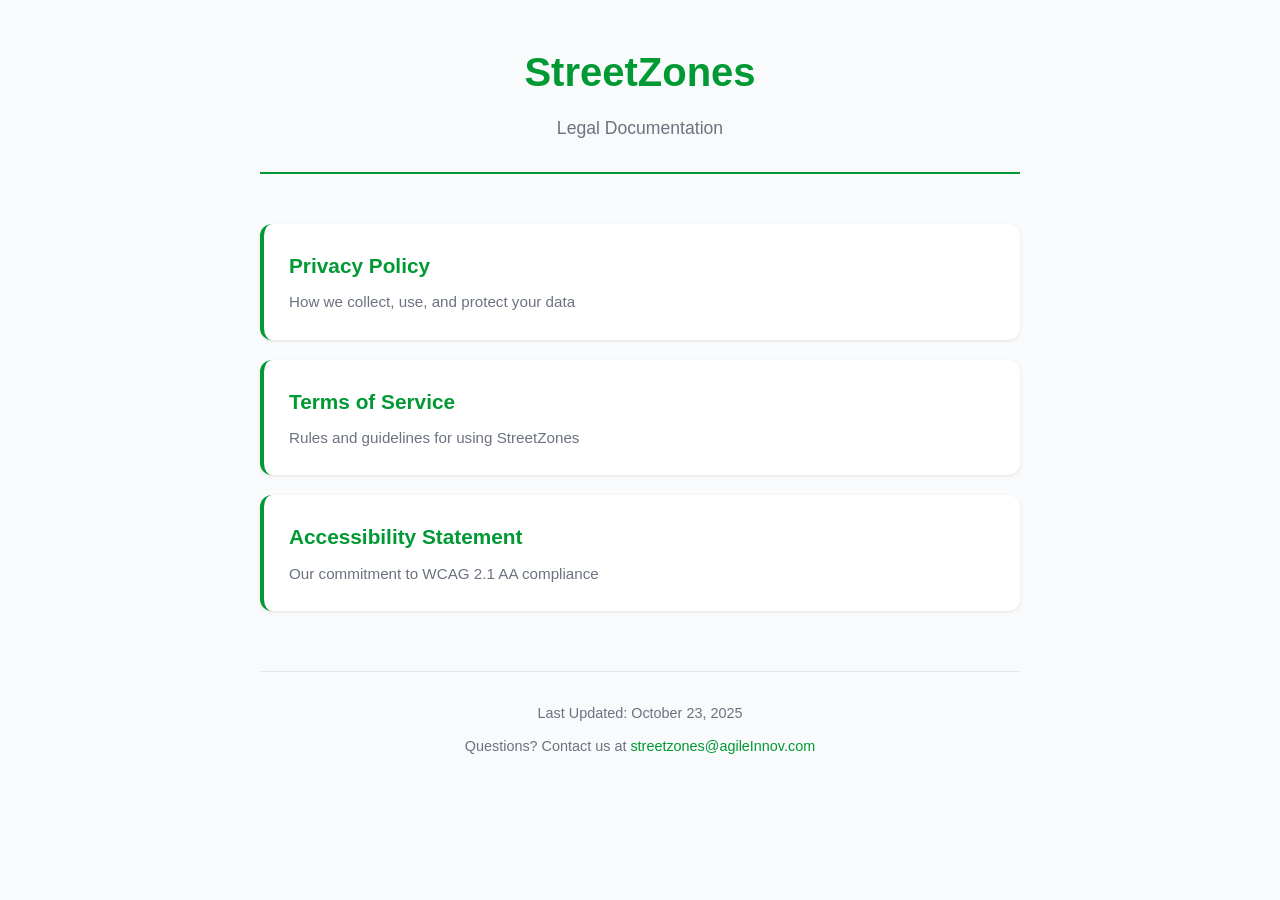
<file: index.html>
<!DOCTYPE html>
<html lang="en">
<head>
    <meta charset="UTF-8">
    <meta name="viewport" content="width=device-width, initial-scale=1.0">
    <title>StreetZones - Legal Documentation</title>
    <style>
        * {
            margin: 0;
            padding: 0;
            box-sizing: border-box;
        }
        body {
            font-family: -apple-system, BlinkMacSystemFont, 'Segoe UI', Roboto, Oxygen, Ubuntu, Cantarell, sans-serif;
            line-height: 1.6;
            color: #1f2937;
            background-color: #f9fafb;
        }
        .container {
            max-width: 800px;
            margin: 0 auto;
            padding: 40px 20px;
        }
        header {
            text-align: center;
            margin-bottom: 50px;
            padding-bottom: 30px;
            border-bottom: 2px solid #009933;
        }
        h1 {
            color: #009933;
            font-size: 2.5rem;
            margin-bottom: 10px;
        }
        .subtitle {
            color: #6b7280;
            font-size: 1.1rem;
        }
        .doc-links {
            display: flex;
            flex-direction: column;
            gap: 20px;
            margin: 40px 0;
        }
        .doc-link {
            display: block;
            padding: 25px;
            background: white;
            border-radius: 12px;
            text-decoration: none;
            color: inherit;
            box-shadow: 0 1px 3px rgba(0,0,0,0.1);
            transition: all 0.2s ease;
            border-left: 4px solid #009933;
        }
        .doc-link:hover {
            box-shadow: 0 4px 12px rgba(0,153,51,0.15);
            transform: translateY(-2px);
        }
        .doc-title {
            font-size: 1.3rem;
            font-weight: 600;
            color: #009933;
            margin-bottom: 8px;
        }
        .doc-description {
            color: #6b7280;
            font-size: 0.95rem;
        }
        footer {
            margin-top: 60px;
            padding-top: 30px;
            border-top: 1px solid #e5e7eb;
            text-align: center;
            color: #6b7280;
            font-size: 0.9rem;
        }
        footer a {
            color: #009933;
            text-decoration: none;
        }
        footer a:hover {
            text-decoration: underline;
        }
        .update-date {
            margin-bottom: 10px;
            font-weight: 500;
        }
    </style>
</head>
<body>
    <div class="container">
        <header>
            <h1>StreetZones</h1>
            <p class="subtitle">Legal Documentation</p>
        </header>

        <div class="doc-links">
            <a href="privacy-policy.html" class="doc-link">
                <div class="doc-title">Privacy Policy</div>
                <div class="doc-description">How we collect, use, and protect your data</div>
            </a>

            <a href="terms-of-service.html" class="doc-link">
                <div class="doc-title">Terms of Service</div>
                <div class="doc-description">Rules and guidelines for using StreetZones</div>
            </a>

            <a href="accessibility.html" class="doc-link">
                <div class="doc-title">Accessibility Statement</div>
                <div class="doc-description">Our commitment to WCAG 2.1 AA compliance</div>
            </a>
        </div>

        <footer>
            <div class="update-date">Last Updated: October 23, 2025</div>
            <div>
                Questions? Contact us at <a href="mailto:streetzones@agileInnov.com">streetzones@agileInnov.com</a>
            </div>
        </footer>
    </div>
</body>
</html>
</file>
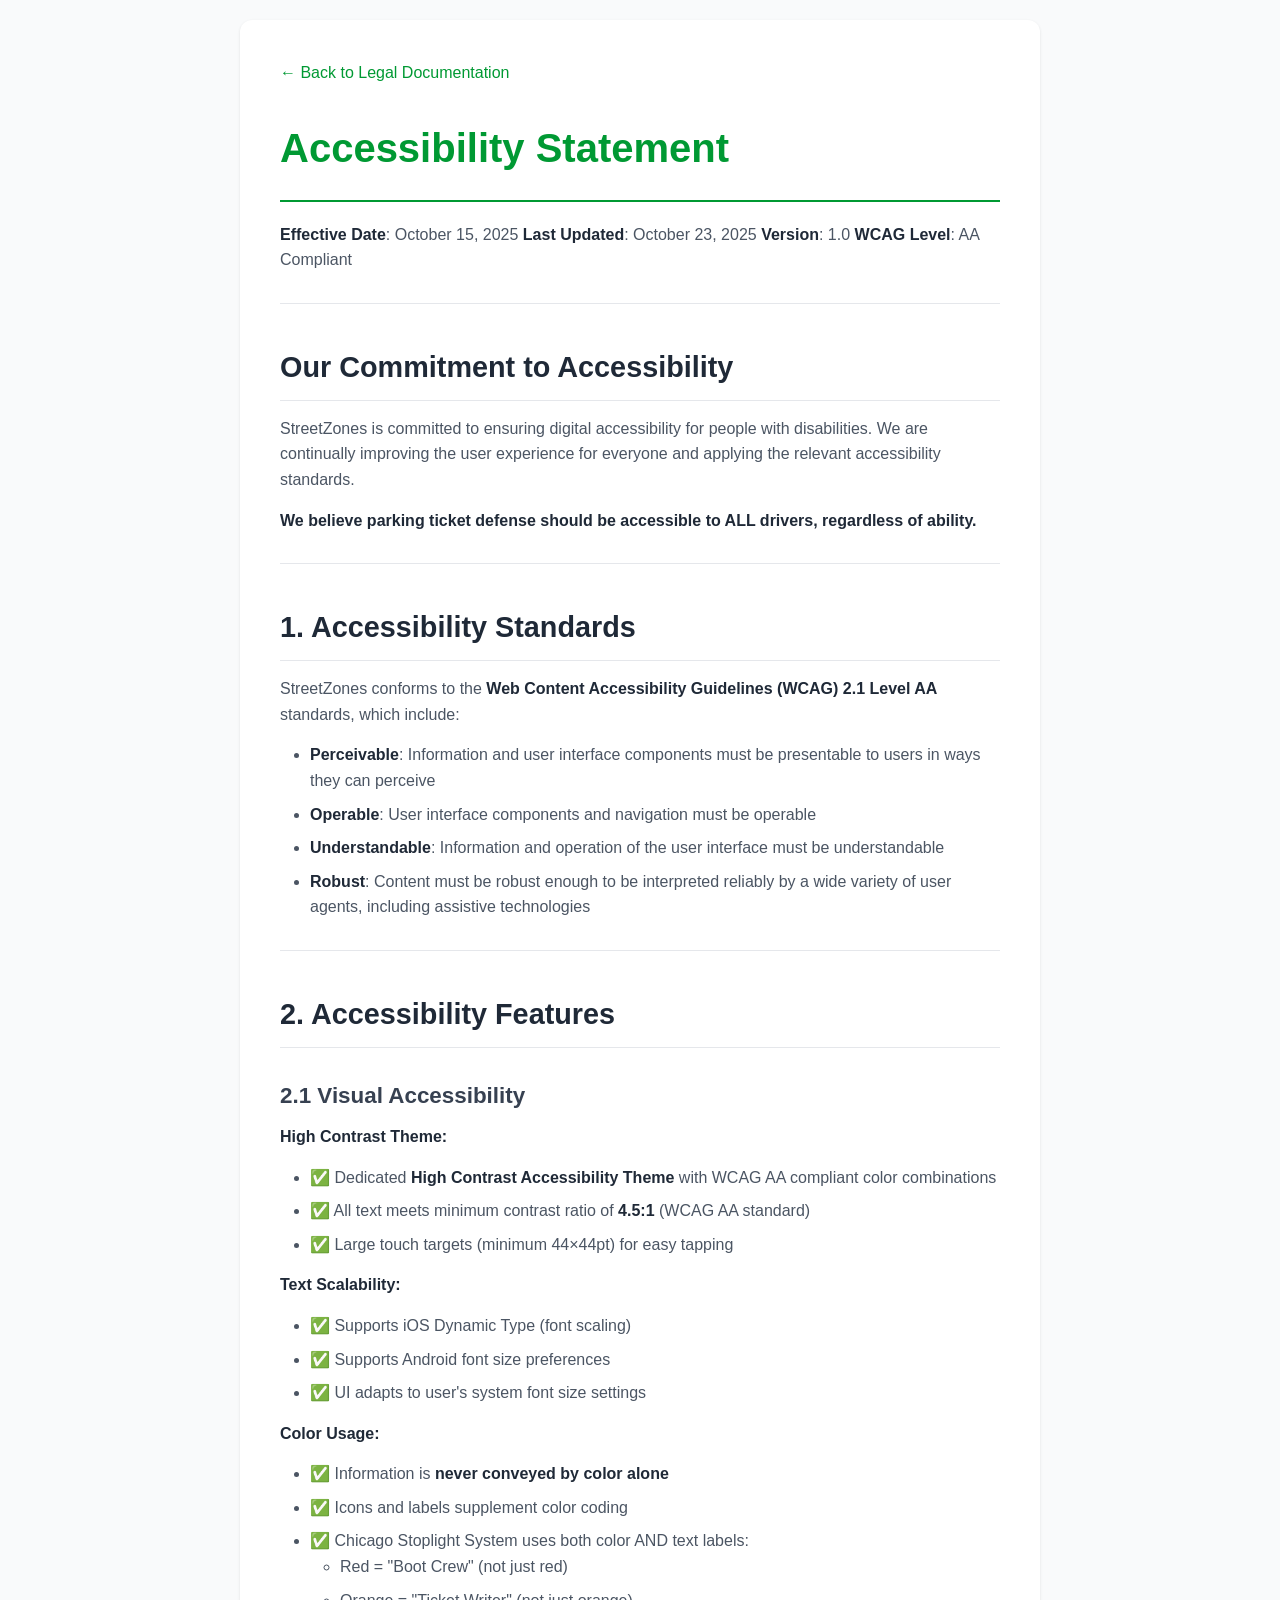
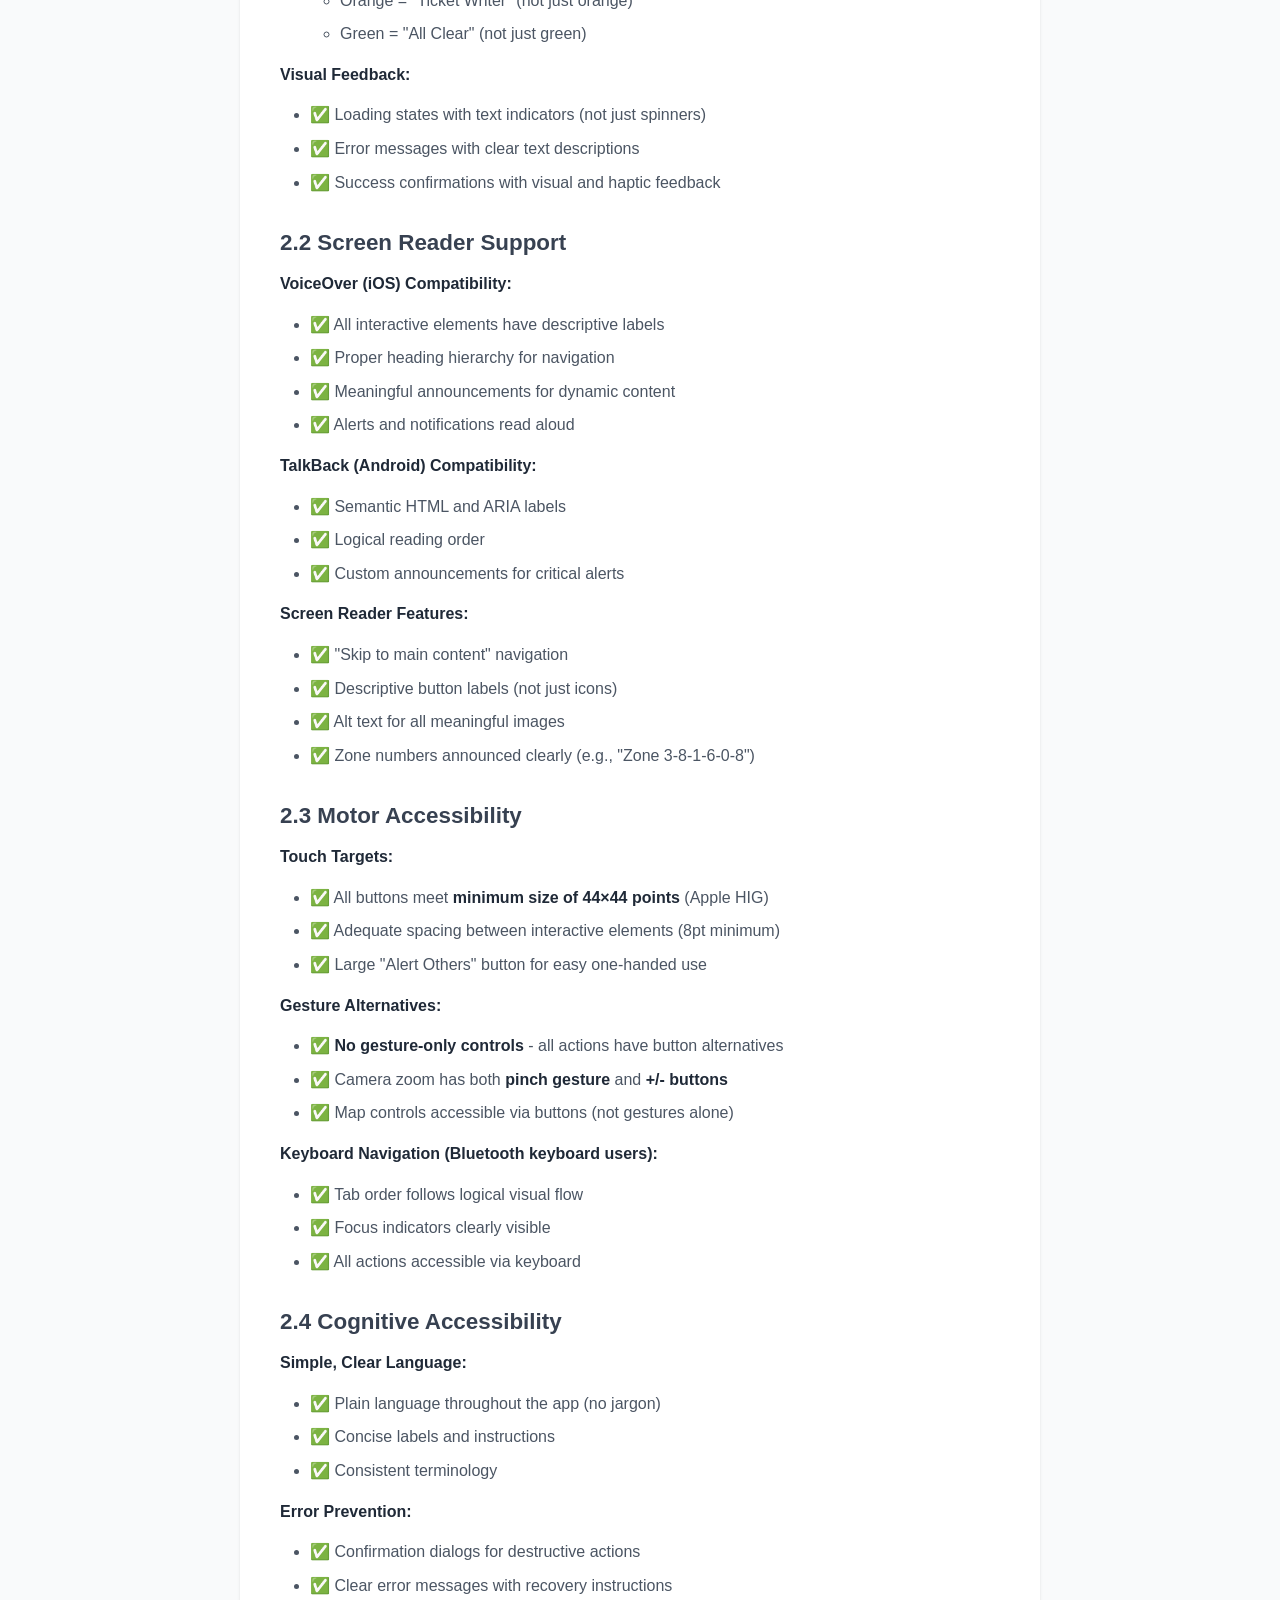
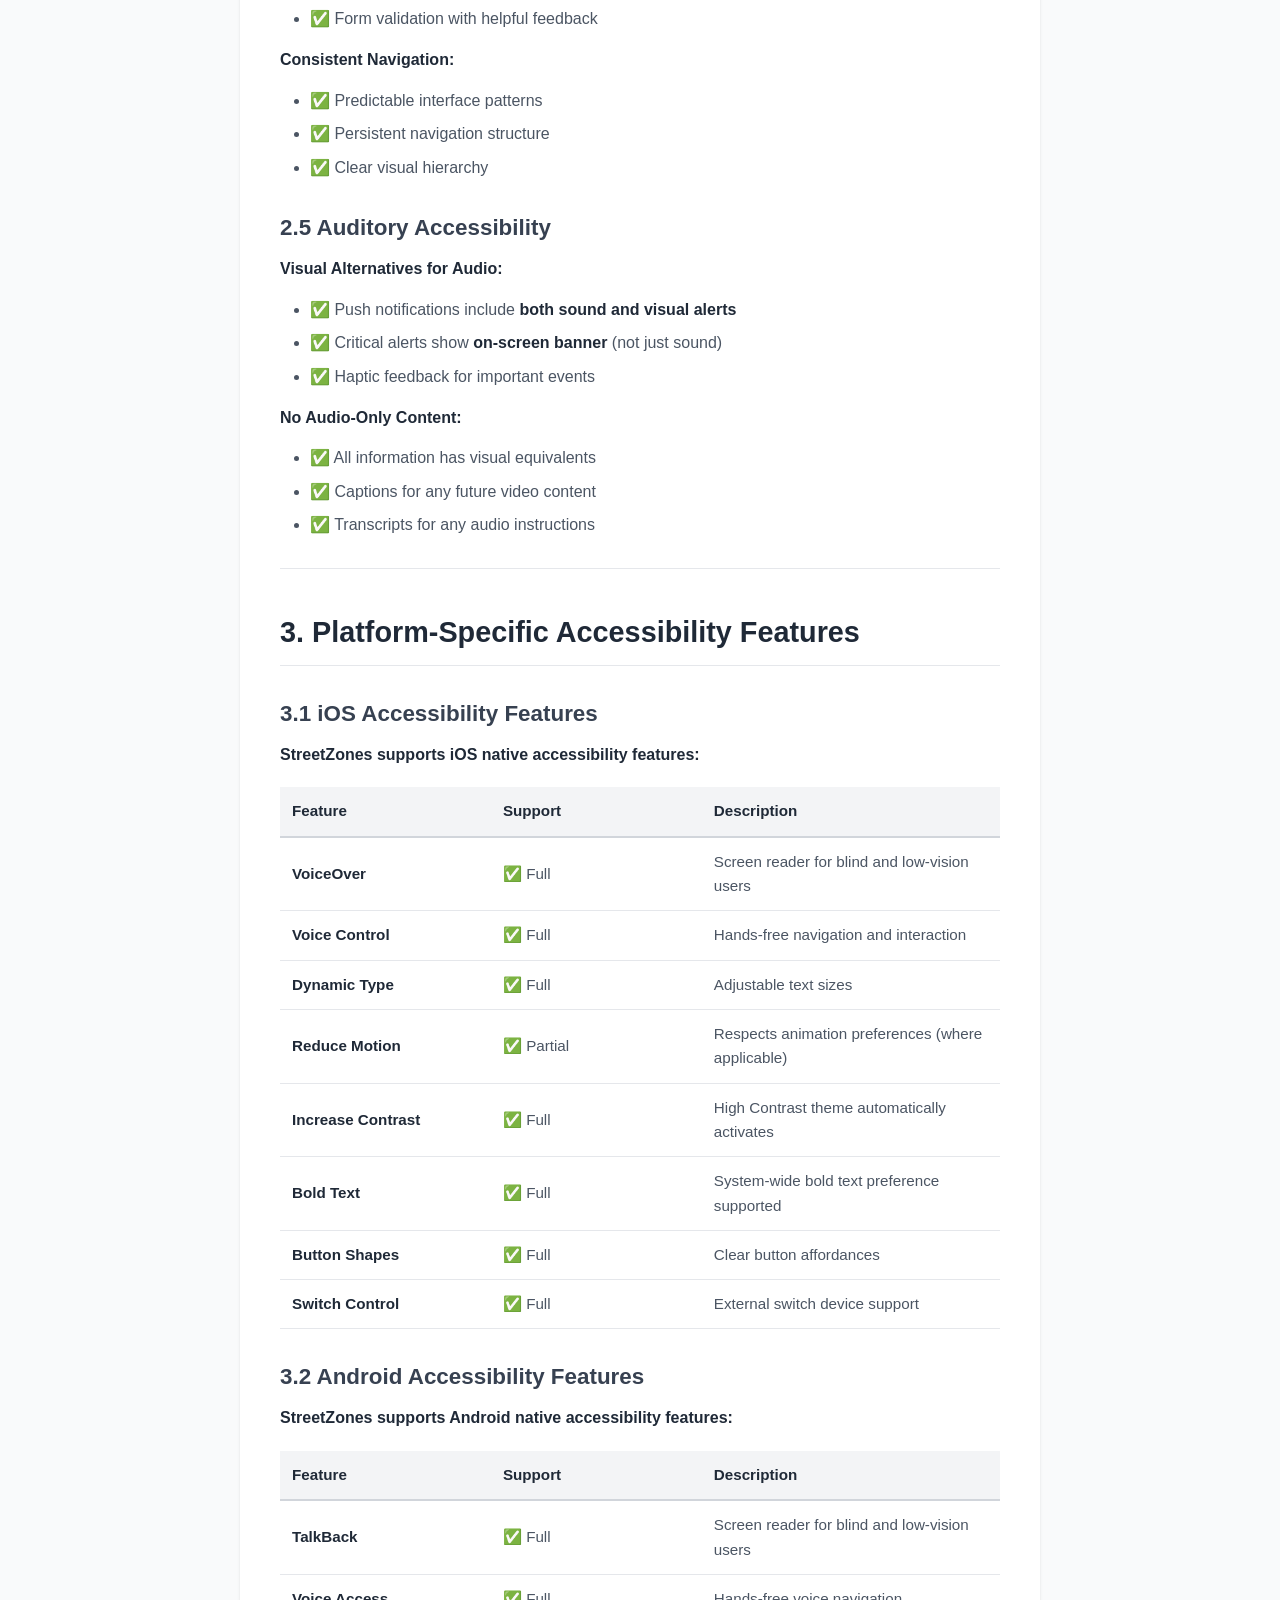
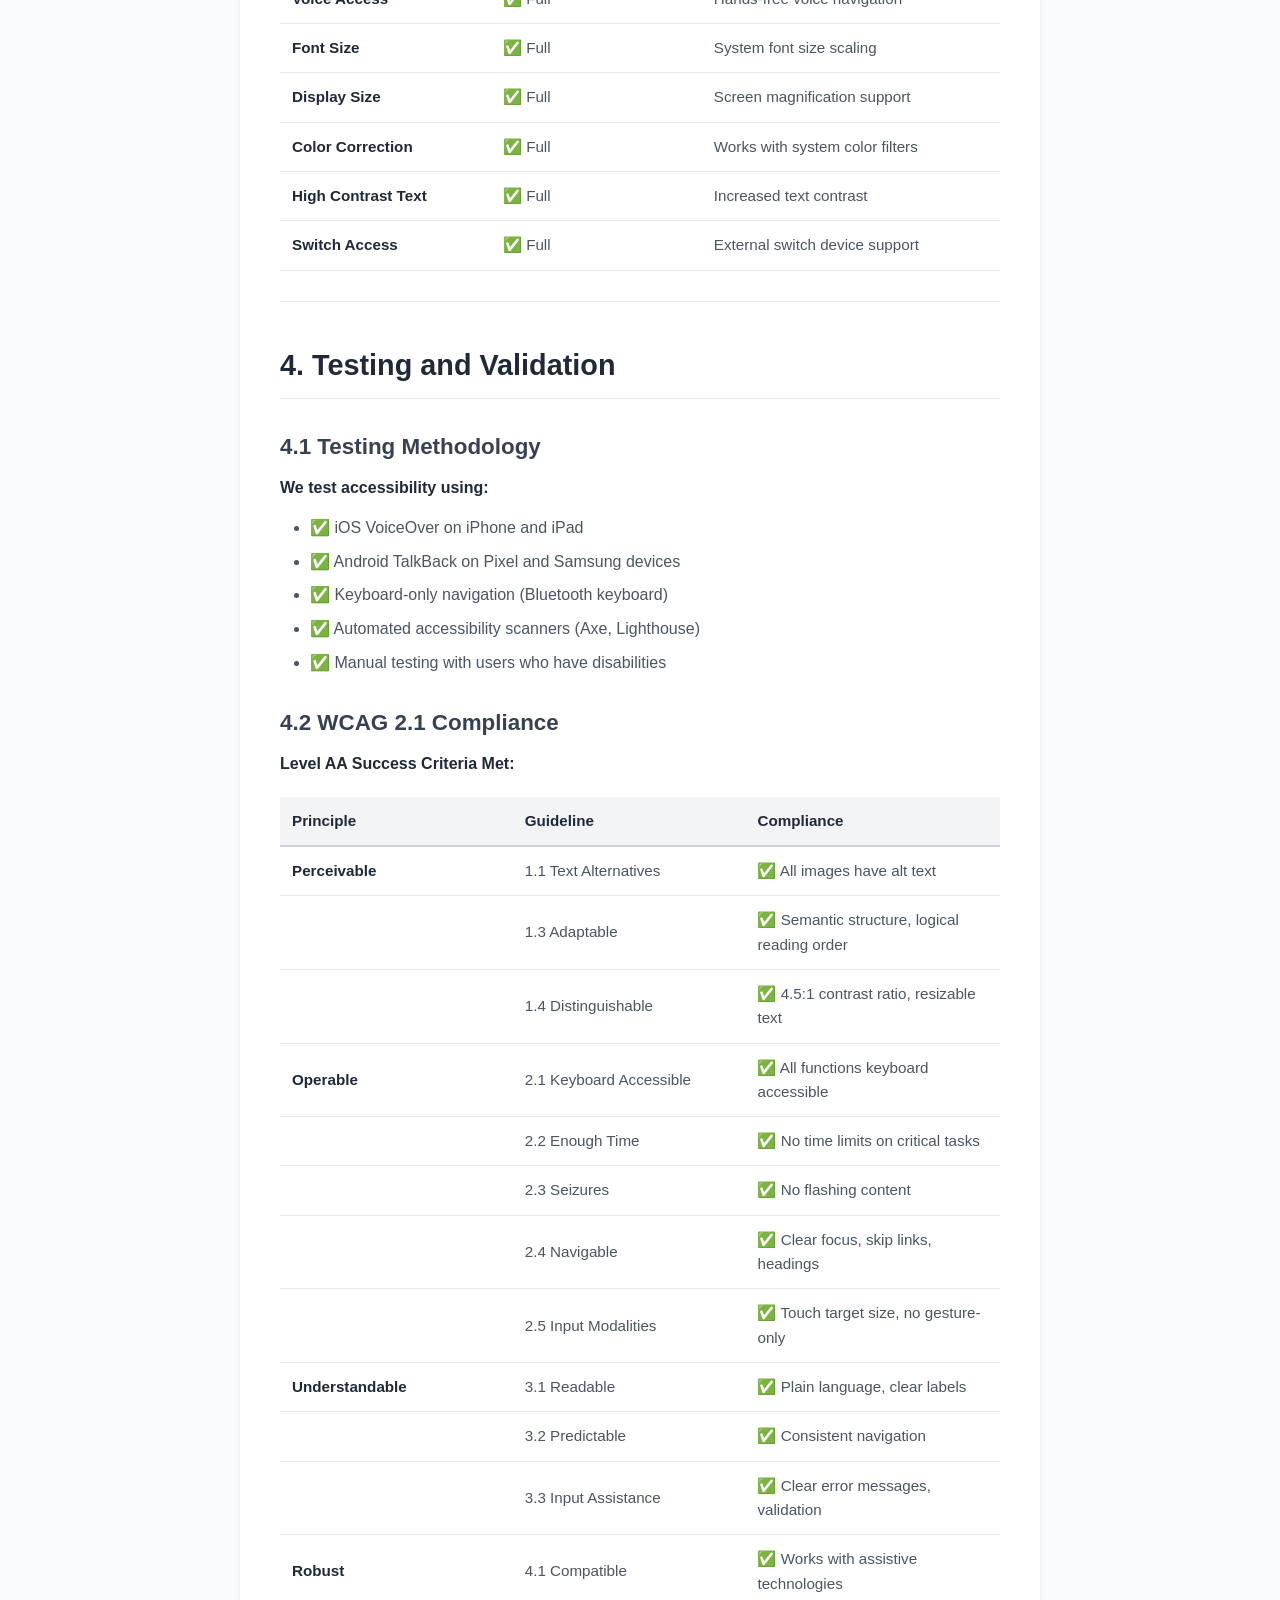
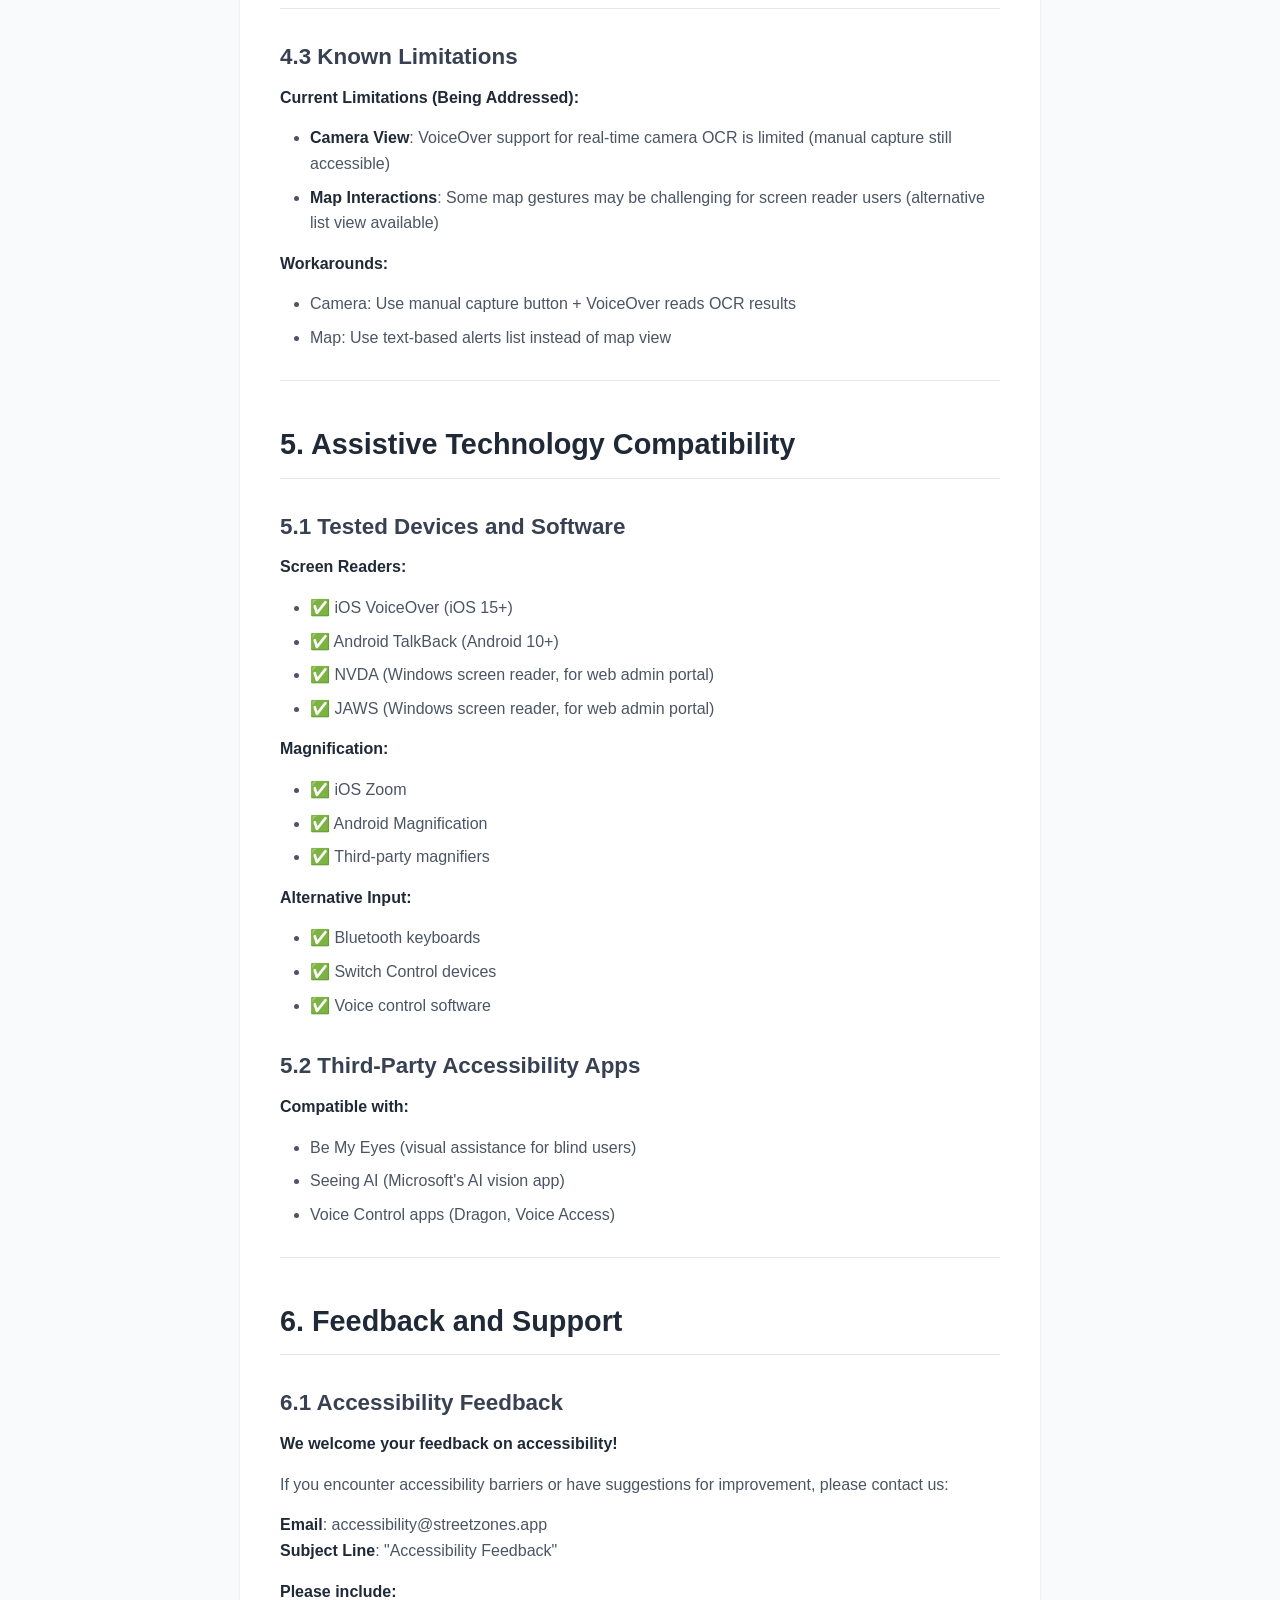
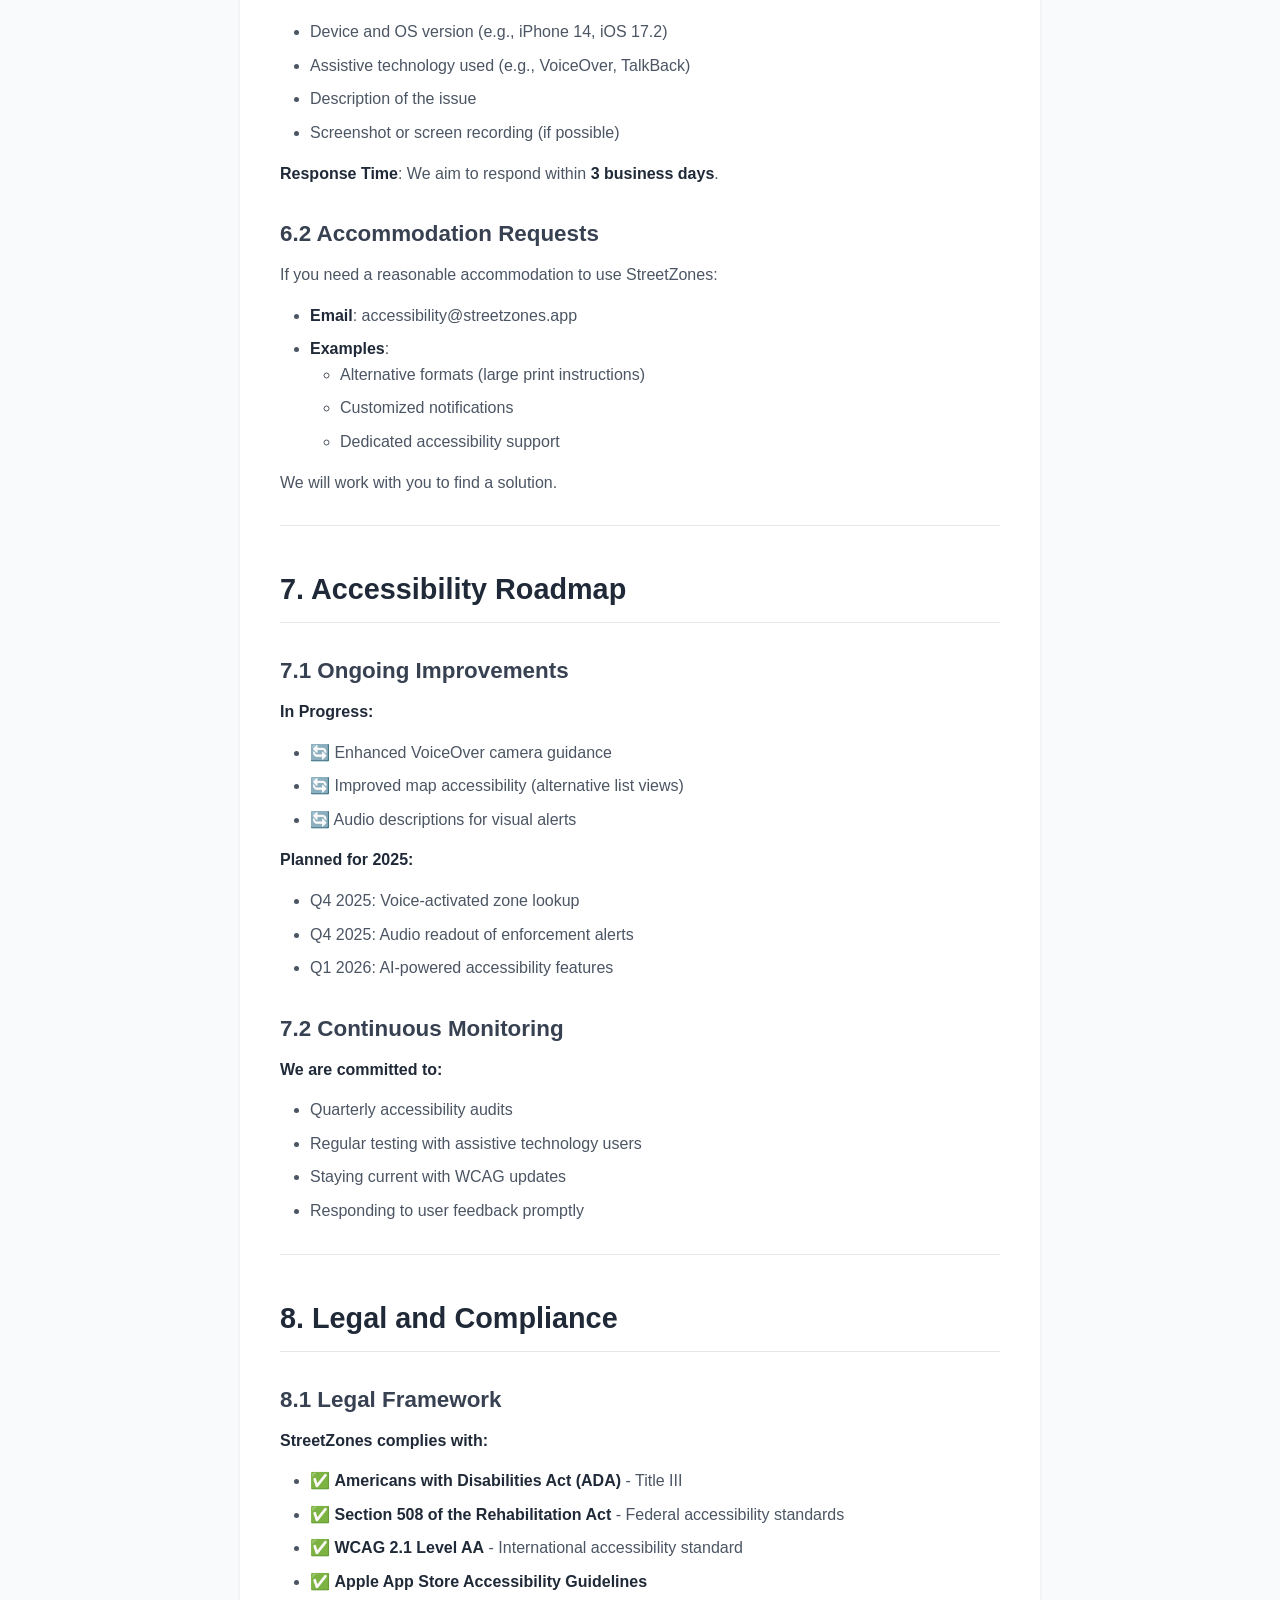
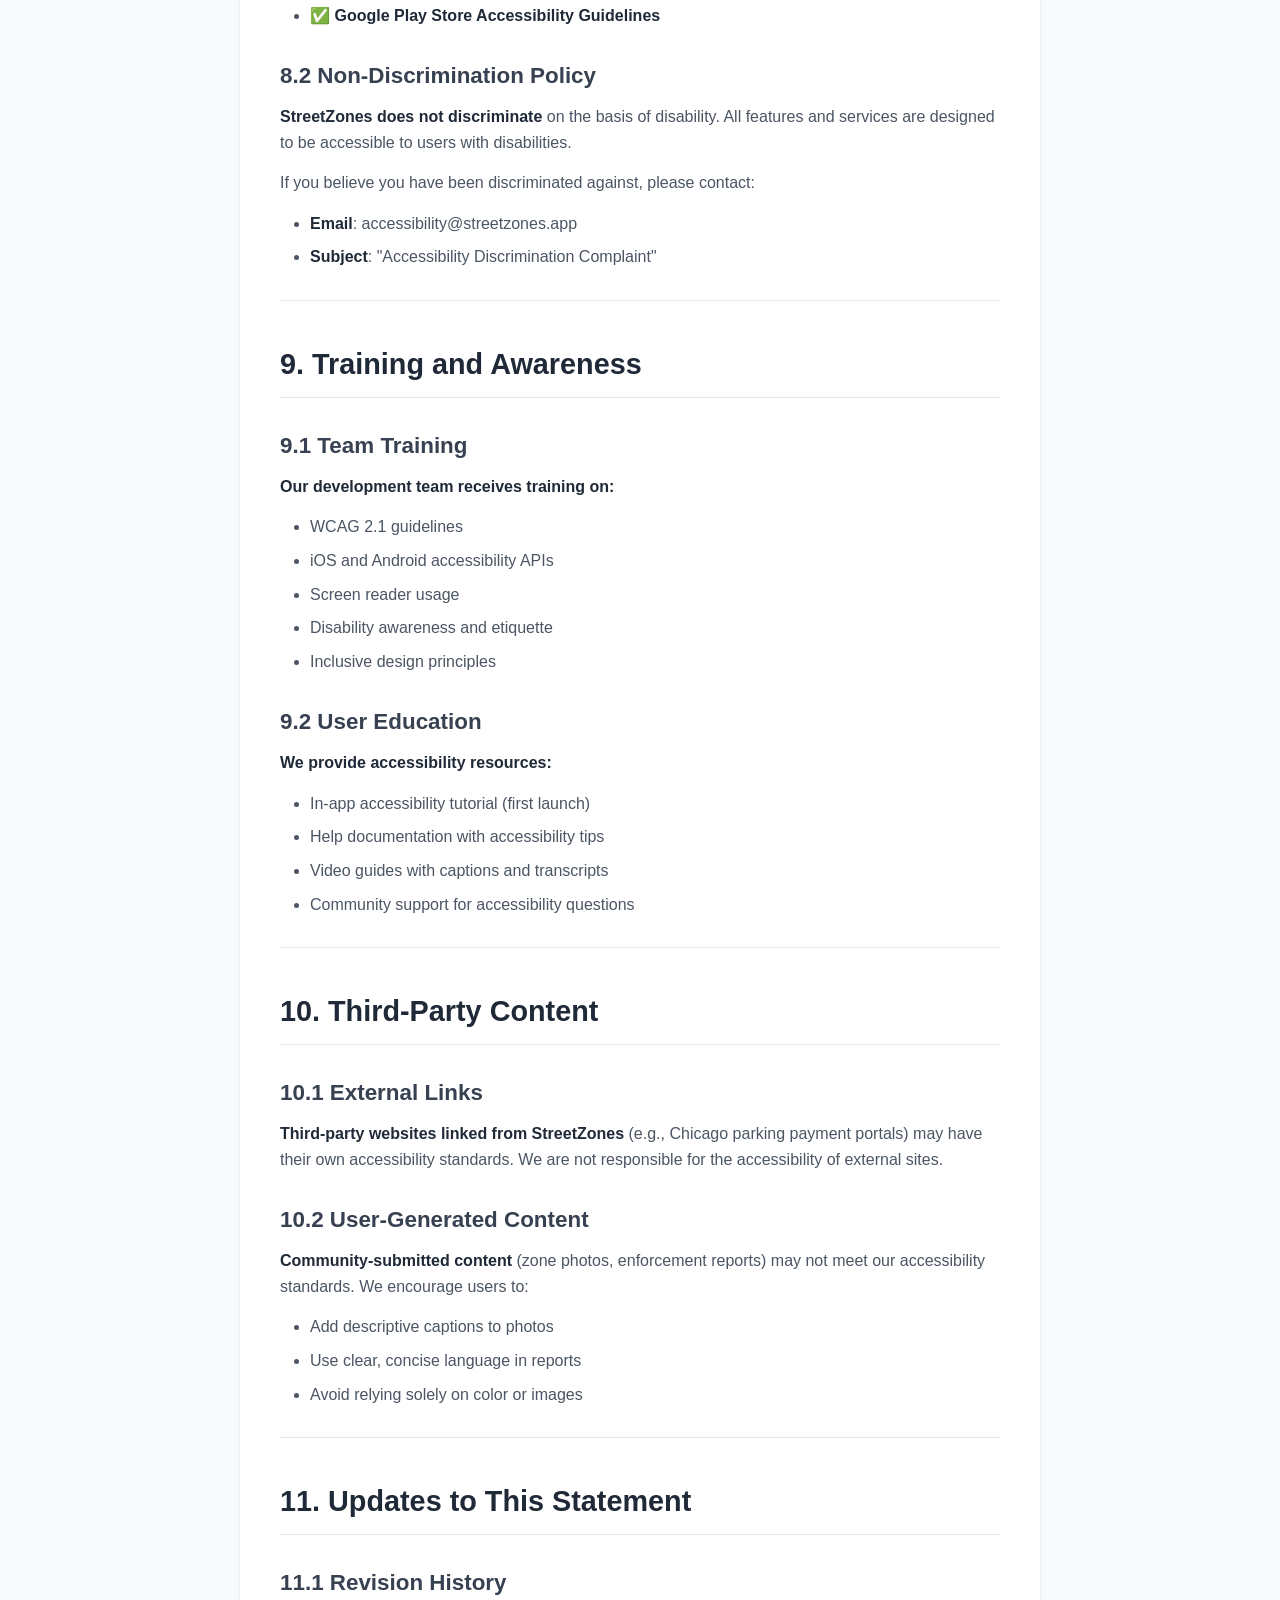
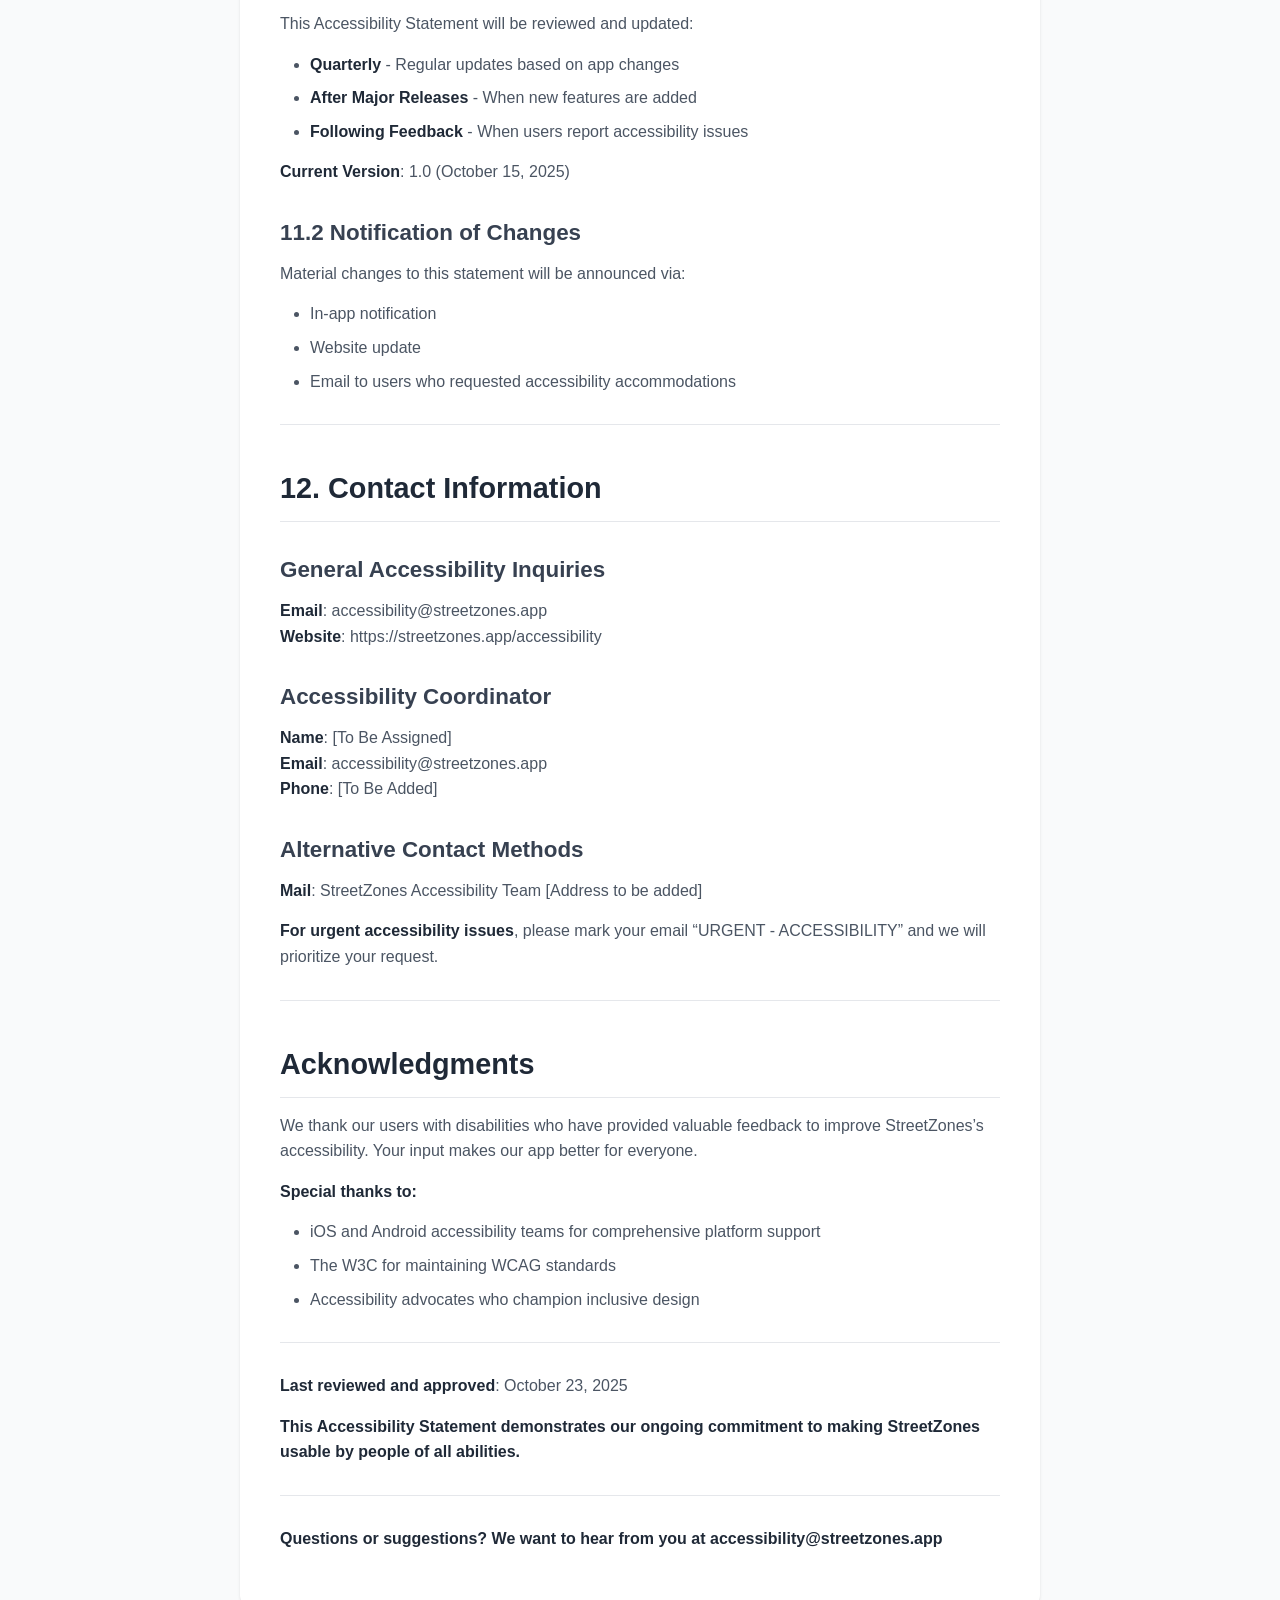
<file: accessibility.html>
<!DOCTYPE html>
<html xmlns="http://www.w3.org/1999/xhtml" lang="" xml:lang="">
<head>
  <meta charset="utf-8" />
  <meta name="generator" content="pandoc" />
  <meta name="viewport" content="width=device-width, initial-scale=1.0, user-scalable=yes" />
  <title>Accessibility Statement - StreetZones</title>
  <style>
    /* Default styles provided by pandoc.
    ** See https://pandoc.org/MANUAL.html#variables-for-html for config info.
    */
    code{white-space: pre-wrap;}
    span.smallcaps{font-variant: small-caps;}
    div.columns{display: flex; gap: min(4vw, 1.5em);}
    div.column{flex: auto; overflow-x: auto;}
    div.hanging-indent{margin-left: 1.5em; text-indent: -1.5em;}
    /* The extra [class] is a hack that increases specificity enough to
       override a similar rule in reveal.js */
    ul.task-list[class]{list-style: none;}
    ul.task-list li input[type="checkbox"] {
      font-size: inherit;
      width: 0.8em;
      margin: 0 0.8em 0.2em -1.6em;
      vertical-align: middle;
    }
    .display.math{display: block; text-align: center; margin: 0.5rem auto;}
  </style>
  <link rel="stylesheet" href="styles.css" />
</head>
<body>
<div class="container">
<a href="index.html" class="back-link">← Back to Legal Documentation</a>
<header id="title-block-header">
<h1 class="title">Accessibility Statement</h1>
</header>
<p><strong>Effective Date</strong>: October 15, 2025 <strong>Last
Updated</strong>: October 23, 2025 <strong>Version</strong>: 1.0
<strong>WCAG Level</strong>: AA Compliant</p>
<hr />
<h2 id="our-commitment-to-accessibility">Our Commitment to
Accessibility</h2>
<p>StreetZones is committed to ensuring digital accessibility for people
with disabilities. We are continually improving the user experience for
everyone and applying the relevant accessibility standards.</p>
<p><strong>We believe parking ticket defense should be accessible to ALL
drivers, regardless of ability.</strong></p>
<hr />
<h2 id="accessibility-standards">1. Accessibility Standards</h2>
<p>StreetZones conforms to the <strong>Web Content Accessibility
Guidelines (WCAG) 2.1 Level AA</strong> standards, which include:</p>
<ul>
<li><strong>Perceivable</strong>: Information and user interface
components must be presentable to users in ways they can perceive</li>
<li><strong>Operable</strong>: User interface components and navigation
must be operable</li>
<li><strong>Understandable</strong>: Information and operation of the
user interface must be understandable</li>
<li><strong>Robust</strong>: Content must be robust enough to be
interpreted reliably by a wide variety of user agents, including
assistive technologies</li>
</ul>
<hr />
<h2 id="accessibility-features">2. Accessibility Features</h2>
<h3 id="visual-accessibility">2.1 Visual Accessibility</h3>
<p><strong>High Contrast Theme:</strong></p>
<ul>
<li>✅ Dedicated <strong>High Contrast Accessibility Theme</strong> with WCAG AA compliant color combinations</li>
<li>✅ All text meets minimum contrast ratio of <strong>4.5:1</strong> (WCAG AA standard)</li>
<li>✅ Large touch targets (minimum 44×44pt) for easy tapping</li>
</ul>
<p><strong>Text Scalability:</strong></p>
<ul>
<li>✅ Supports iOS Dynamic Type (font scaling)</li>
<li>✅ Supports Android font size preferences</li>
<li>✅ UI adapts to user's system font size settings</li>
</ul>
<p><strong>Color Usage:</strong></p>
<ul>
<li>✅ Information is <strong>never conveyed by color alone</strong></li>
<li>✅ Icons and labels supplement color coding</li>
<li>✅ Chicago Stoplight System uses both color AND text labels:
<ul>
<li>Red = "Boot Crew" (not just red)</li>
<li>Orange = "Ticket Writer" (not just orange)</li>
<li>Green = "All Clear" (not just green)</li>
</ul>
</li>
</ul>
<p><strong>Visual Feedback:</strong></p>
<ul>
<li>✅ Loading states with text indicators (not just spinners)</li>
<li>✅ Error messages with clear text descriptions</li>
<li>✅ Success confirmations with visual and haptic feedback</li>
</ul>
<h3 id="screen-reader-support">2.2 Screen Reader Support</h3>
<p><strong>VoiceOver (iOS) Compatibility:</strong></p>
<ul>
<li>✅ All interactive elements have descriptive labels</li>
<li>✅ Proper heading hierarchy for navigation</li>
<li>✅ Meaningful announcements for dynamic content</li>
<li>✅ Alerts and notifications read aloud</li>
</ul>
<p><strong>TalkBack (Android) Compatibility:</strong></p>
<ul>
<li>✅ Semantic HTML and ARIA labels</li>
<li>✅ Logical reading order</li>
<li>✅ Custom announcements for critical alerts</li>
</ul>
<p><strong>Screen Reader Features:</strong></p>
<ul>
<li>✅ "Skip to main content" navigation</li>
<li>✅ Descriptive button labels (not just icons)</li>
<li>✅ Alt text for all meaningful images</li>
<li>✅ Zone numbers announced clearly (e.g., "Zone 3-8-1-6-0-8")</li>
</ul>
<h3 id="motor-accessibility">2.3 Motor Accessibility</h3>
<p><strong>Touch Targets:</strong></p>
<ul>
<li>✅ All buttons meet <strong>minimum size of 44×44 points</strong> (Apple HIG)</li>
<li>✅ Adequate spacing between interactive elements (8pt minimum)</li>
<li>✅ Large "Alert Others" button for easy one-handed use</li>
</ul>
<p><strong>Gesture Alternatives:</strong></p>
<ul>
<li>✅ <strong>No gesture-only controls</strong> - all actions have button alternatives</li>
<li>✅ Camera zoom has both <strong>pinch gesture</strong> and <strong>+/- buttons</strong></li>
<li>✅ Map controls accessible via buttons (not gestures alone)</li>
</ul>
<p><strong>Keyboard Navigation (Bluetooth keyboard users):</strong></p>
<ul>
<li>✅ Tab order follows logical visual flow</li>
<li>✅ Focus indicators clearly visible</li>
<li>✅ All actions accessible via keyboard</li>
</ul>
<h3 id="cognitive-accessibility">2.4 Cognitive Accessibility</h3>
<p><strong>Simple, Clear Language:</strong></p>
<ul>
<li>✅ Plain language throughout the app (no jargon)</li>
<li>✅ Concise labels and instructions</li>
<li>✅ Consistent terminology</li>
</ul>
<p><strong>Error Prevention:</strong></p>
<ul>
<li>✅ Confirmation dialogs for destructive actions</li>
<li>✅ Clear error messages with recovery instructions</li>
<li>✅ Form validation with helpful feedback</li>
</ul>
<p><strong>Consistent Navigation:</strong></p>
<ul>
<li>✅ Predictable interface patterns</li>
<li>✅ Persistent navigation structure</li>
<li>✅ Clear visual hierarchy</li>
</ul>
<h3 id="auditory-accessibility">2.5 Auditory Accessibility</h3>
<p><strong>Visual Alternatives for Audio:</strong></p>
<ul>
<li>✅ Push notifications include <strong>both sound and visual alerts</strong></li>
<li>✅ Critical alerts show <strong>on-screen banner</strong> (not just sound)</li>
<li>✅ Haptic feedback for important events</li>
</ul>
<p><strong>No Audio-Only Content:</strong></p>
<ul>
<li>✅ All information has visual equivalents</li>
<li>✅ Captions for any future video content</li>
<li>✅ Transcripts for any audio instructions</li>
</ul>
<hr />
<h2 id="platform-specific-accessibility-features">3. Platform-Specific
Accessibility Features</h2>
<h3 id="ios-accessibility-features">3.1 iOS Accessibility Features</h3>
<p><strong>StreetZones supports iOS native accessibility
features:</strong></p>
<table>
<colgroup>
<col style="width: 29%" />
<col style="width: 29%" />
<col style="width: 41%" />
</colgroup>
<thead>
<tr>
<th>Feature</th>
<th>Support</th>
<th>Description</th>
</tr>
</thead>
<tbody>
<tr>
<td><strong>VoiceOver</strong></td>
<td>✅ Full</td>
<td>Screen reader for blind and low-vision users</td>
</tr>
<tr>
<td><strong>Voice Control</strong></td>
<td>✅ Full</td>
<td>Hands-free navigation and interaction</td>
</tr>
<tr>
<td><strong>Dynamic Type</strong></td>
<td>✅ Full</td>
<td>Adjustable text sizes</td>
</tr>
<tr>
<td><strong>Reduce Motion</strong></td>
<td>✅ Partial</td>
<td>Respects animation preferences (where applicable)</td>
</tr>
<tr>
<td><strong>Increase Contrast</strong></td>
<td>✅ Full</td>
<td>High Contrast theme automatically activates</td>
</tr>
<tr>
<td><strong>Bold Text</strong></td>
<td>✅ Full</td>
<td>System-wide bold text preference supported</td>
</tr>
<tr>
<td><strong>Button Shapes</strong></td>
<td>✅ Full</td>
<td>Clear button affordances</td>
</tr>
<tr>
<td><strong>Switch Control</strong></td>
<td>✅ Full</td>
<td>External switch device support</td>
</tr>
</tbody>
</table>
<h3 id="android-accessibility-features">3.2 Android Accessibility
Features</h3>
<p><strong>StreetZones supports Android native accessibility
features:</strong></p>
<table>
<colgroup>
<col style="width: 29%" />
<col style="width: 29%" />
<col style="width: 41%" />
</colgroup>
<thead>
<tr>
<th>Feature</th>
<th>Support</th>
<th>Description</th>
</tr>
</thead>
<tbody>
<tr>
<td><strong>TalkBack</strong></td>
<td>✅ Full</td>
<td>Screen reader for blind and low-vision users</td>
</tr>
<tr>
<td><strong>Voice Access</strong></td>
<td>✅ Full</td>
<td>Hands-free voice navigation</td>
</tr>
<tr>
<td><strong>Font Size</strong></td>
<td>✅ Full</td>
<td>System font size scaling</td>
</tr>
<tr>
<td><strong>Display Size</strong></td>
<td>✅ Full</td>
<td>Screen magnification support</td>
</tr>
<tr>
<td><strong>Color Correction</strong></td>
<td>✅ Full</td>
<td>Works with system color filters</td>
</tr>
<tr>
<td><strong>High Contrast Text</strong></td>
<td>✅ Full</td>
<td>Increased text contrast</td>
</tr>
<tr>
<td><strong>Switch Access</strong></td>
<td>✅ Full</td>
<td>External switch device support</td>
</tr>
</tbody>
</table>
<hr />
<h2 id="testing-and-validation">4. Testing and Validation</h2>
<h3 id="testing-methodology">4.1 Testing Methodology</h3>
<p><strong>We test accessibility using:</strong></p>
<ul>
<li>✅ iOS VoiceOver on iPhone and iPad</li>
<li>✅ Android TalkBack on Pixel and Samsung devices</li>
<li>✅ Keyboard-only navigation (Bluetooth keyboard)</li>
<li>✅ Automated accessibility scanners (Axe, Lighthouse)</li>
<li>✅ Manual testing with users who have disabilities</li>
</ul>
<h3 id="wcag-2.1-compliance">4.2 WCAG 2.1 Compliance</h3>
<p><strong>Level AA Success Criteria Met:</strong></p>
<table>
<colgroup>
<col style="width: 32%" />
<col style="width: 32%" />
<col style="width: 35%" />
</colgroup>
<thead>
<tr>
<th>Principle</th>
<th>Guideline</th>
<th>Compliance</th>
</tr>
</thead>
<tbody>
<tr>
<td><strong>Perceivable</strong></td>
<td>1.1 Text Alternatives</td>
<td>✅ All images have alt text</td>
</tr>
<tr>
<td></td>
<td>1.3 Adaptable</td>
<td>✅ Semantic structure, logical reading order</td>
</tr>
<tr>
<td></td>
<td>1.4 Distinguishable</td>
<td>✅ 4.5:1 contrast ratio, resizable text</td>
</tr>
<tr>
<td><strong>Operable</strong></td>
<td>2.1 Keyboard Accessible</td>
<td>✅ All functions keyboard accessible</td>
</tr>
<tr>
<td></td>
<td>2.2 Enough Time</td>
<td>✅ No time limits on critical tasks</td>
</tr>
<tr>
<td></td>
<td>2.3 Seizures</td>
<td>✅ No flashing content</td>
</tr>
<tr>
<td></td>
<td>2.4 Navigable</td>
<td>✅ Clear focus, skip links, headings</td>
</tr>
<tr>
<td></td>
<td>2.5 Input Modalities</td>
<td>✅ Touch target size, no gesture-only</td>
</tr>
<tr>
<td><strong>Understandable</strong></td>
<td>3.1 Readable</td>
<td>✅ Plain language, clear labels</td>
</tr>
<tr>
<td></td>
<td>3.2 Predictable</td>
<td>✅ Consistent navigation</td>
</tr>
<tr>
<td></td>
<td>3.3 Input Assistance</td>
<td>✅ Clear error messages, validation</td>
</tr>
<tr>
<td><strong>Robust</strong></td>
<td>4.1 Compatible</td>
<td>✅ Works with assistive technologies</td>
</tr>
</tbody>
</table>
<h3 id="known-limitations">4.3 Known Limitations</h3>
<p><strong>Current Limitations (Being Addressed):</strong></p>
<ul>
<li><strong>Camera View</strong>: VoiceOver support for real-time camera OCR is limited (manual capture still accessible)</li>
<li><strong>Map Interactions</strong>: Some map gestures may be challenging for screen reader users (alternative list view available)</li>
</ul>
<p><strong>Workarounds:</strong></p>
<ul>
<li>Camera: Use manual capture button + VoiceOver reads OCR results</li>
<li>Map: Use text-based alerts list instead of map view</li>
</ul>
<hr />
<h2 id="assistive-technology-compatibility">5. Assistive Technology
Compatibility</h2>
<h3 id="tested-devices-and-software">5.1 Tested Devices and Software</h3>
<p><strong>Screen Readers:</strong></p>
<ul>
<li>✅ iOS VoiceOver (iOS 15+)</li>
<li>✅ Android TalkBack (Android 10+)</li>
<li>✅ NVDA (Windows screen reader, for web admin portal)</li>
<li>✅ JAWS (Windows screen reader, for web admin portal)</li>
</ul>
<p><strong>Magnification:</strong></p>
<ul>
<li>✅ iOS Zoom</li>
<li>✅ Android Magnification</li>
<li>✅ Third-party magnifiers</li>
</ul>
<p><strong>Alternative Input:</strong></p>
<ul>
<li>✅ Bluetooth keyboards</li>
<li>✅ Switch Control devices</li>
<li>✅ Voice control software</li>
</ul>
<h3 id="third-party-accessibility-apps">5.2 Third-Party Accessibility Apps</h3>
<p><strong>Compatible with:</strong></p>
<ul>
<li>Be My Eyes (visual assistance for blind users)</li>
<li>Seeing AI (Microsoft's AI vision app)</li>
<li>Voice Control apps (Dragon, Voice Access)</li>
</ul>
<hr />
<h2 id="feedback-and-support">6. Feedback and Support</h2>
<h3 id="accessibility-feedback">6.1 Accessibility Feedback</h3>
<p><strong>We welcome your feedback on accessibility!</strong></p>
<p>If you encounter accessibility barriers or have suggestions for
improvement, please contact us:</p>
<p><strong>Email</strong>: accessibility@streetzones.app<br />
<strong>Subject Line</strong>: "Accessibility Feedback"</p>
<p><strong>Please include:</strong></p>
<ul>
<li>Device and OS version (e.g., iPhone 14, iOS 17.2)</li>
<li>Assistive technology used (e.g., VoiceOver, TalkBack)</li>
<li>Description of the issue</li>
<li>Screenshot or screen recording (if possible)</li>
</ul>
<p><strong>Response Time</strong>: We aim to respond within <strong>3
business days</strong>.</p>
<h3 id="accommodation-requests">6.2 Accommodation Requests</h3>
<p>If you need a reasonable accommodation to use StreetZones:</p>
<ul>
<li><strong>Email</strong>: accessibility@streetzones.app</li>
<li><strong>Examples</strong>:
<ul>
<li>Alternative formats (large print instructions)</li>
<li>Customized notifications</li>
<li>Dedicated accessibility support</li>
</ul>
</li>
</ul>
<p>We will work with you to find a solution.</p>
<hr />
<h2 id="accessibility-roadmap">7. Accessibility Roadmap</h2>
<h3 id="ongoing-improvements">7.1 Ongoing Improvements</h3>
<p><strong>In Progress:</strong></p>
<ul>
<li>🔄 Enhanced VoiceOver camera guidance</li>
<li>🔄 Improved map accessibility (alternative list views)</li>
<li>🔄 Audio descriptions for visual alerts</li>
</ul>
<p><strong>Planned for 2025:</strong></p>
<ul>
<li>Q4 2025: Voice-activated zone lookup</li>
<li>Q4 2025: Audio readout of enforcement alerts</li>
<li>Q1 2026: AI-powered accessibility features</li>
</ul>
<h3 id="continuous-monitoring">7.2 Continuous Monitoring</h3>
<p><strong>We are committed to:</strong></p>
<ul>
<li>Quarterly accessibility audits</li>
<li>Regular testing with assistive technology users</li>
<li>Staying current with WCAG updates</li>
<li>Responding to user feedback promptly</li>
</ul>
<hr />
<h2 id="legal-and-compliance">8. Legal and Compliance</h2>
<h3 id="legal-framework">8.1 Legal Framework</h3>
<p><strong>StreetZones complies with:</strong></p>
<ul>
<li>✅ <strong>Americans with Disabilities Act (ADA)</strong> - Title III</li>
<li>✅ <strong>Section 508 of the Rehabilitation Act</strong> - Federal accessibility standards</li>
<li>✅ <strong>WCAG 2.1 Level AA</strong> - International accessibility standard</li>
<li>✅ <strong>Apple App Store Accessibility Guidelines</strong></li>
<li>✅ <strong>Google Play Store Accessibility Guidelines</strong></li>
</ul>
<h3 id="non-discrimination-policy">8.2 Non-Discrimination Policy</h3>
<p><strong>StreetZones does not discriminate</strong> on the basis of
disability. All features and services are designed to be accessible to
users with disabilities.</p>
<p>If you believe you have been discriminated against, please contact:</p>
<ul>
<li><strong>Email</strong>: accessibility@streetzones.app</li>
<li><strong>Subject</strong>: "Accessibility Discrimination Complaint"</li>
</ul>
<hr />
<h2 id="training-and-awareness">9. Training and Awareness</h2>
<h3 id="team-training">9.1 Team Training</h3>
<p><strong>Our development team receives training on:</strong></p>
<ul>
<li>WCAG 2.1 guidelines</li>
<li>iOS and Android accessibility APIs</li>
<li>Screen reader usage</li>
<li>Disability awareness and etiquette</li>
<li>Inclusive design principles</li>
</ul>
<h3 id="user-education">9.2 User Education</h3>
<p><strong>We provide accessibility resources:</strong></p>
<ul>
<li>In-app accessibility tutorial (first launch)</li>
<li>Help documentation with accessibility tips</li>
<li>Video guides with captions and transcripts</li>
<li>Community support for accessibility questions</li>
</ul>
<hr />
<h2 id="third-party-content">10. Third-Party Content</h2>
<h3 id="external-links">10.1 External Links</h3>
<p><strong>Third-party websites linked from StreetZones</strong> (e.g.,
Chicago parking payment portals) may have their own accessibility
standards. We are not responsible for the accessibility of external
sites.</p>
<h3 id="user-generated-content">10.2 User-Generated Content</h3>
<p><strong>Community-submitted content</strong> (zone photos, enforcement reports) may not meet our accessibility standards. We encourage users to:</p>
<ul>
<li>Add descriptive captions to photos</li>
<li>Use clear, concise language in reports</li>
<li>Avoid relying solely on color or images</li>
</ul>
<hr />
<h2 id="updates-to-this-statement">11. Updates to This Statement</h2>
<h3 id="revision-history">11.1 Revision History</h3>
<p>This Accessibility Statement will be reviewed and updated:</p>
<ul>
<li><strong>Quarterly</strong> - Regular updates based on app changes</li>
<li><strong>After Major Releases</strong> - When new features are added</li>
<li><strong>Following Feedback</strong> - When users report accessibility issues</li>
</ul>
<p><strong>Current Version</strong>: 1.0 (October 15, 2025)</p>
<h3 id="notification-of-changes">11.2 Notification of Changes</h3>
<p>Material changes to this statement will be announced via:</p>
<ul>
<li>In-app notification</li>
<li>Website update</li>
<li>Email to users who requested accessibility accommodations</li>
</ul>
<hr />
<h2 id="contact-information">12. Contact Information</h2>
<h3 id="general-accessibility-inquiries">General Accessibility Inquiries</h3>
<p><strong>Email</strong>: accessibility@streetzones.app<br />
<strong>Website</strong>: https://streetzones.app/accessibility</p>
<h3 id="accessibility-coordinator">Accessibility Coordinator</h3>
<p><strong>Name</strong>: [To Be Assigned]<br />
<strong>Email</strong>: accessibility@streetzones.app<br />
<strong>Phone</strong>: [To Be Added]</p>
<h3 id="alternative-contact-methods">Alternative Contact Methods</h3>
<p><strong>Mail</strong>: StreetZones Accessibility Team [Address to be
added]</p>
<p><strong>For urgent accessibility issues</strong>, please mark your
email “URGENT - ACCESSIBILITY” and we will prioritize your request.</p>
<hr />
<h2 id="acknowledgments">Acknowledgments</h2>
<p>We thank our users with disabilities who have provided valuable
feedback to improve StreetZones’s accessibility. Your input makes our
app better for everyone.</p>
<p><strong>Special thanks to:</strong></p>
<ul>
<li>iOS and Android accessibility teams for comprehensive platform support</li>
<li>The W3C for maintaining WCAG standards</li>
<li>Accessibility advocates who champion inclusive design</li>
</ul>
<hr />
<p><strong>Last reviewed and approved</strong>: October 23, 2025</p>
<p><strong>This Accessibility Statement demonstrates our ongoing
commitment to making StreetZones usable by people of all
abilities.</strong></p>
<hr />
<p><strong>Questions or suggestions? We want to hear from you at
accessibility@streetzones.app</strong></p>
</div>
</body>
</html>
</file>
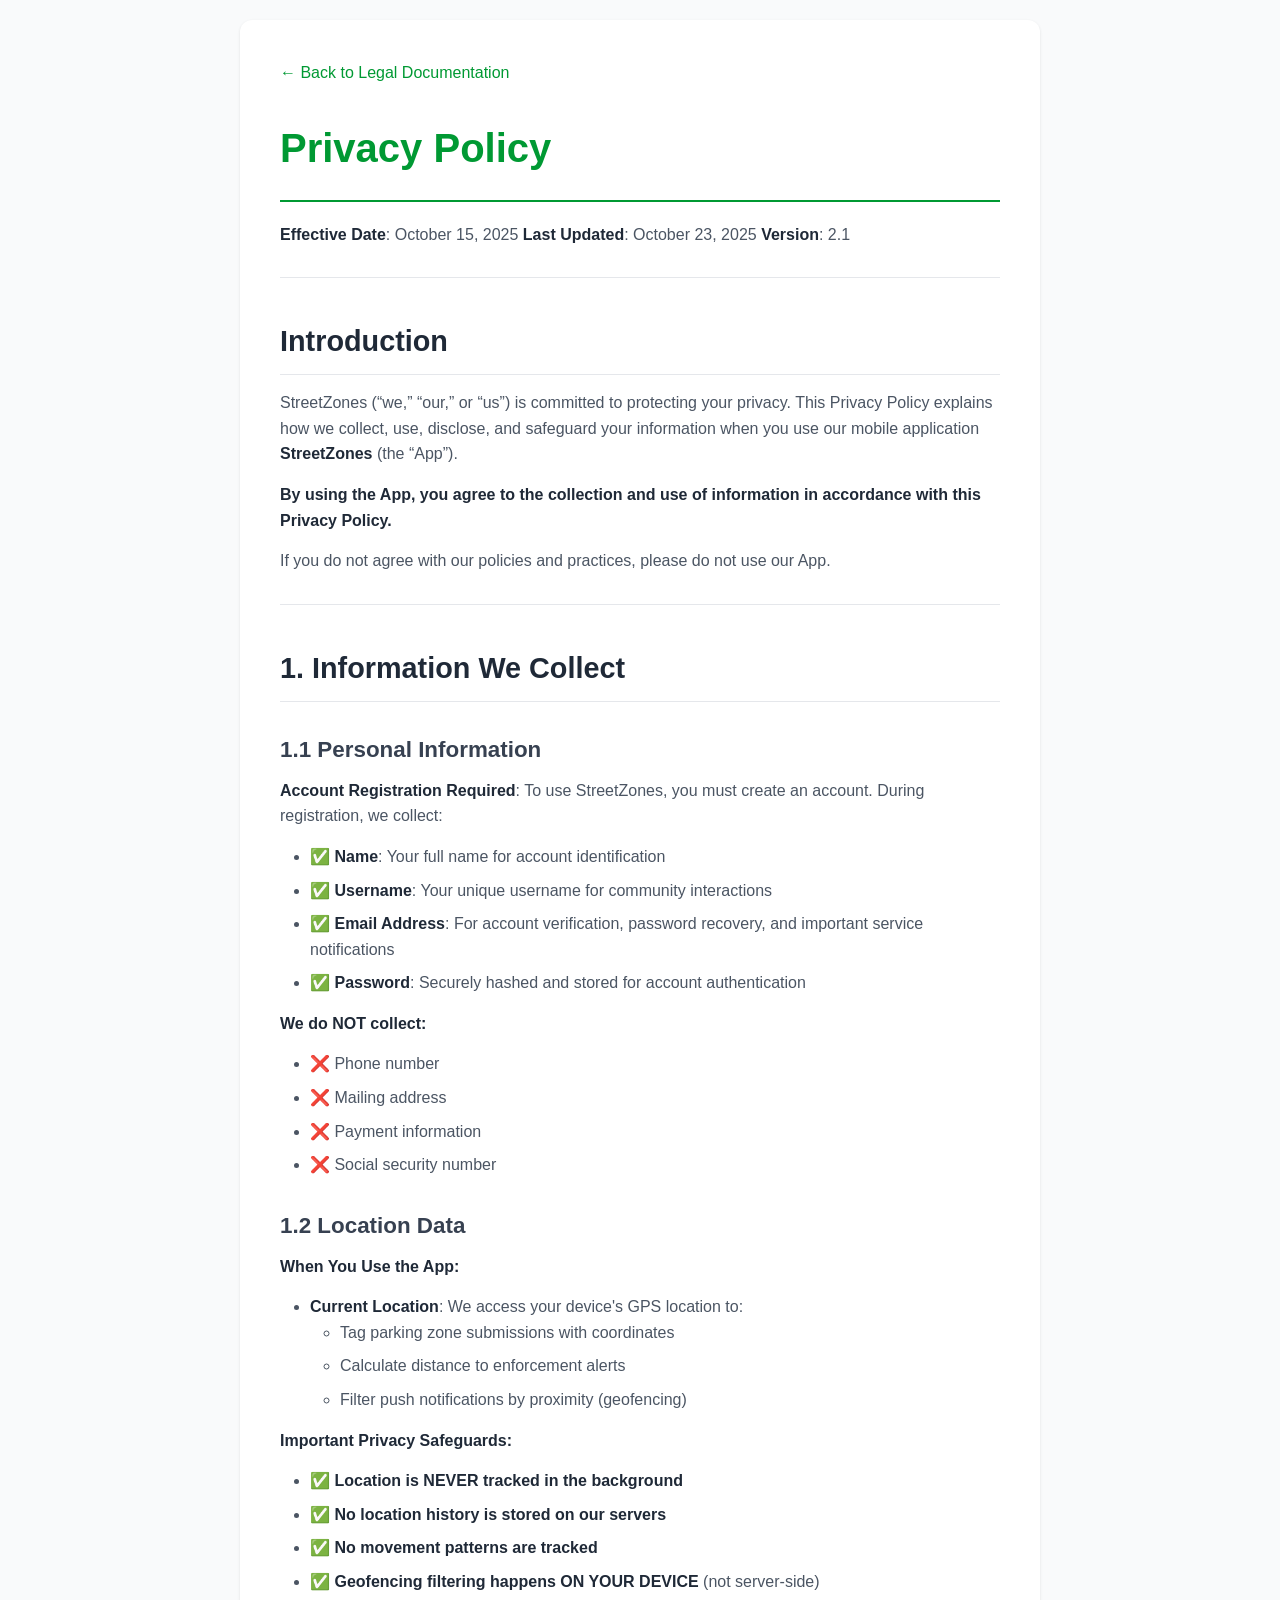
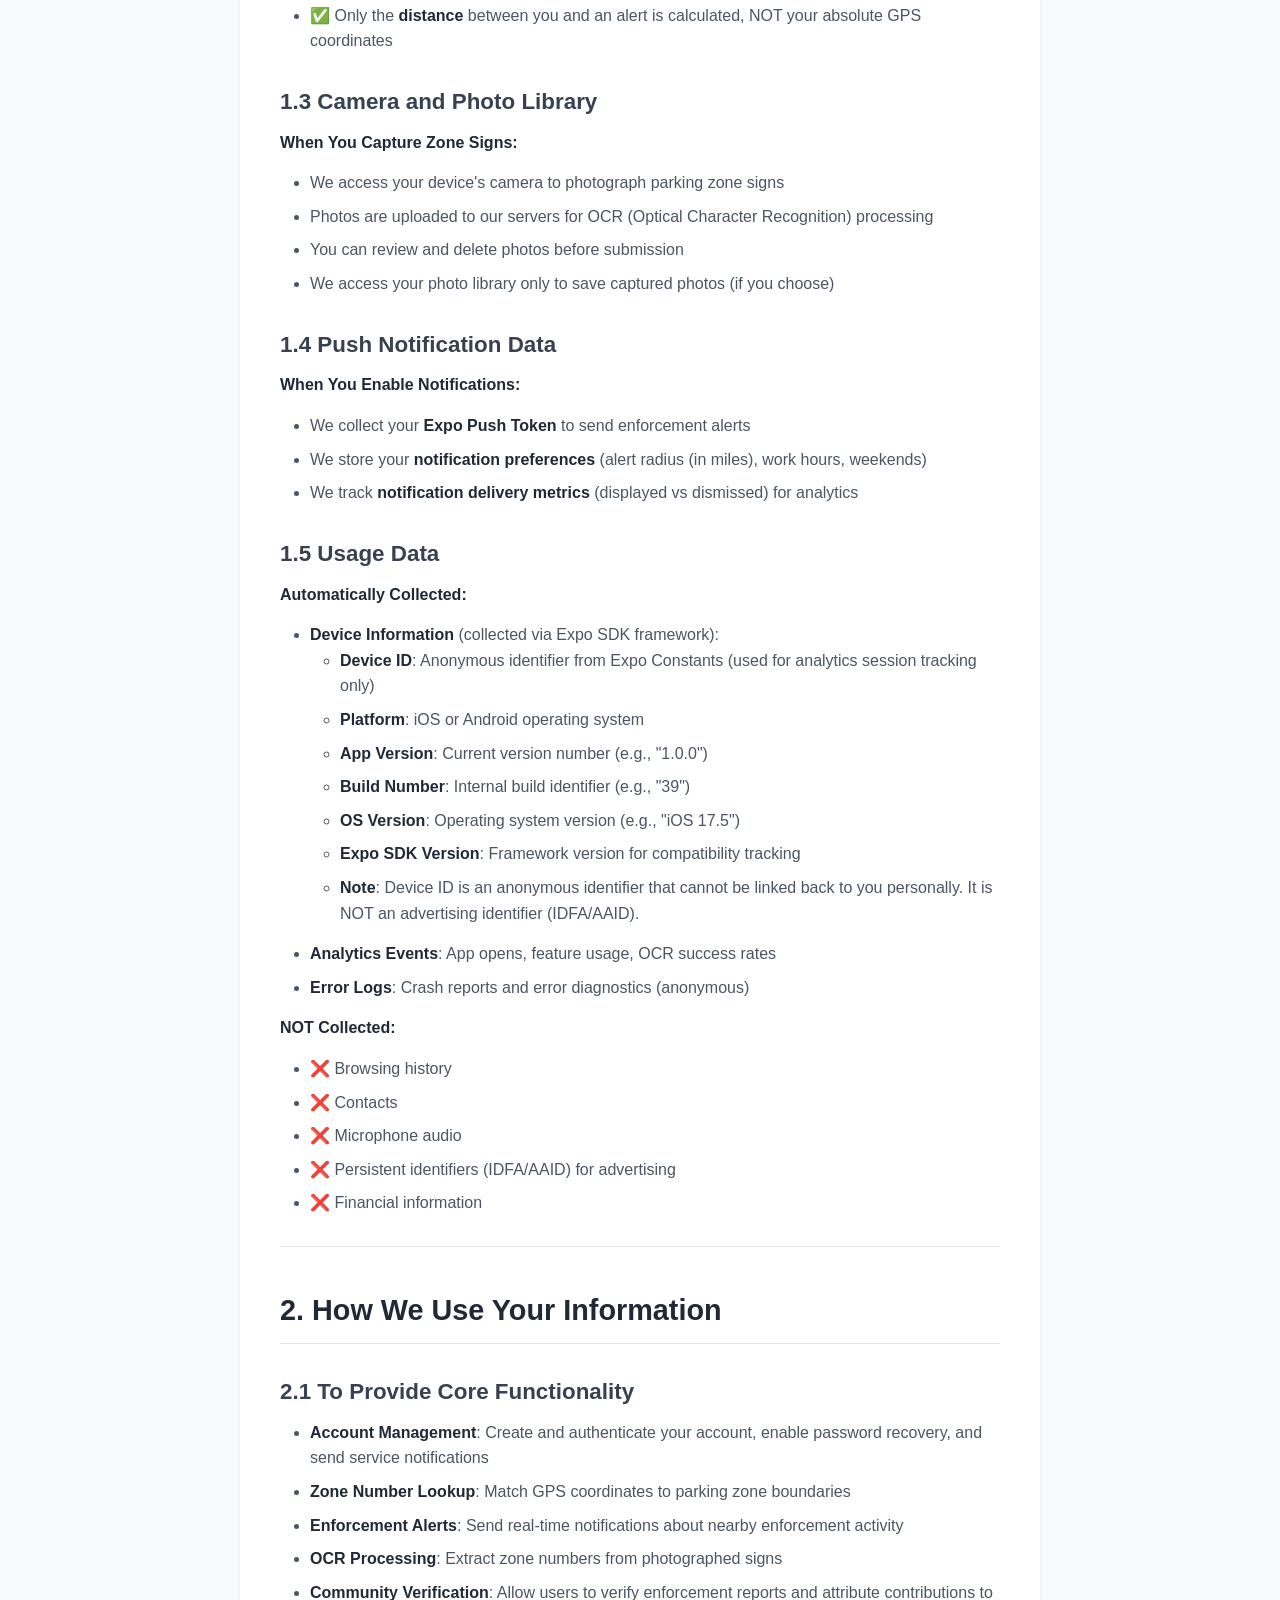
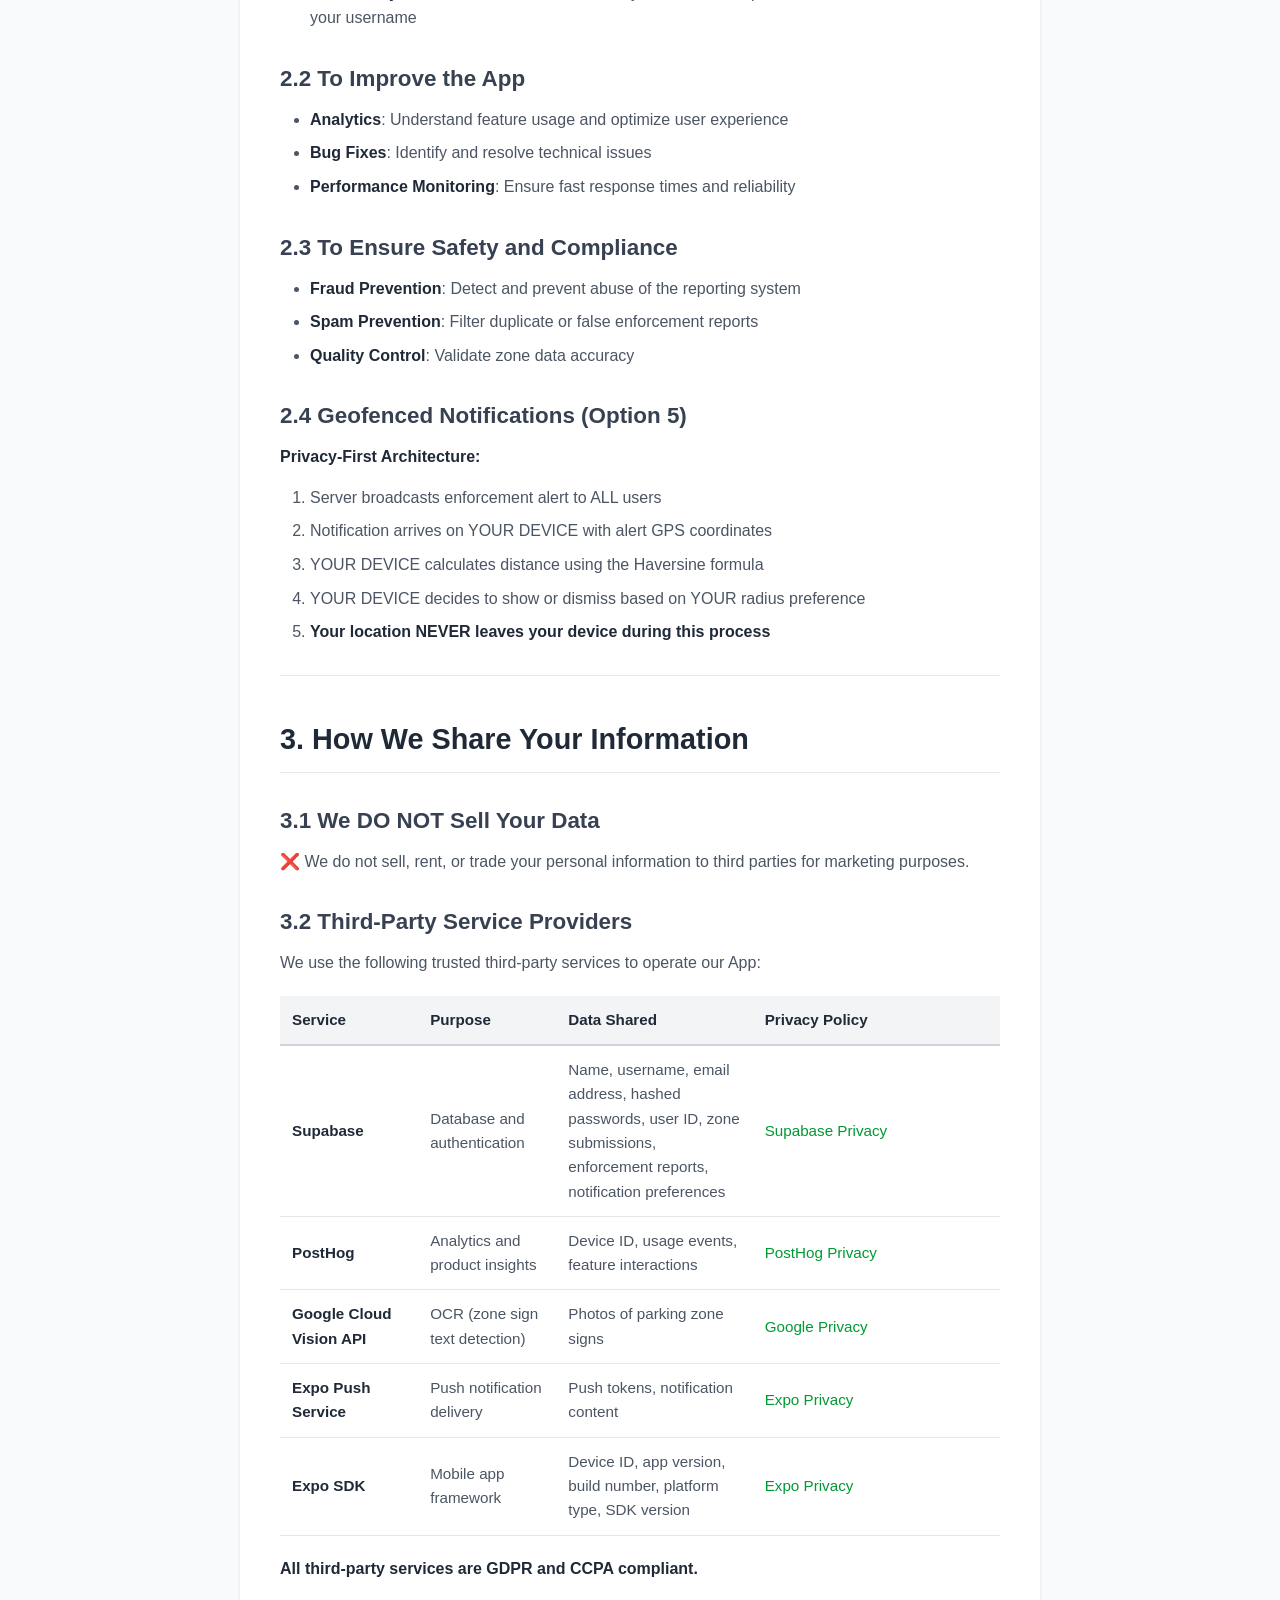
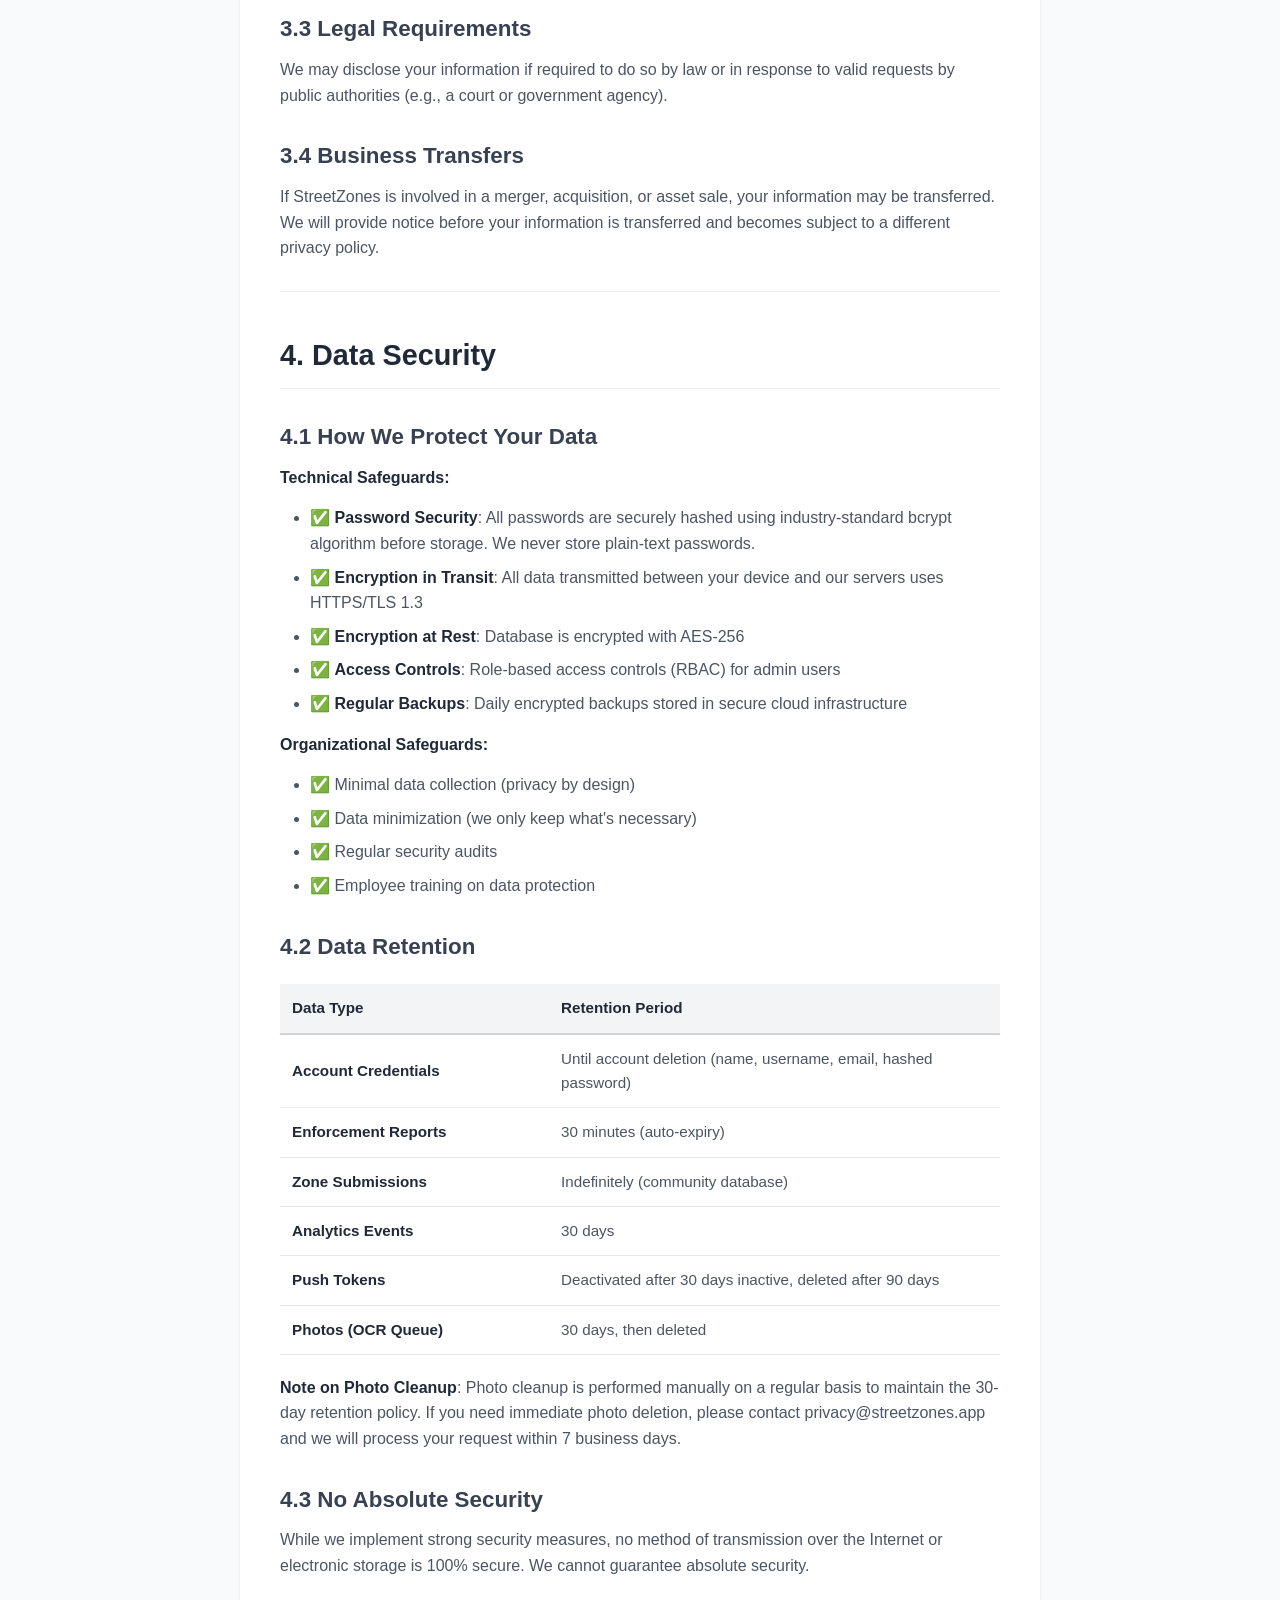
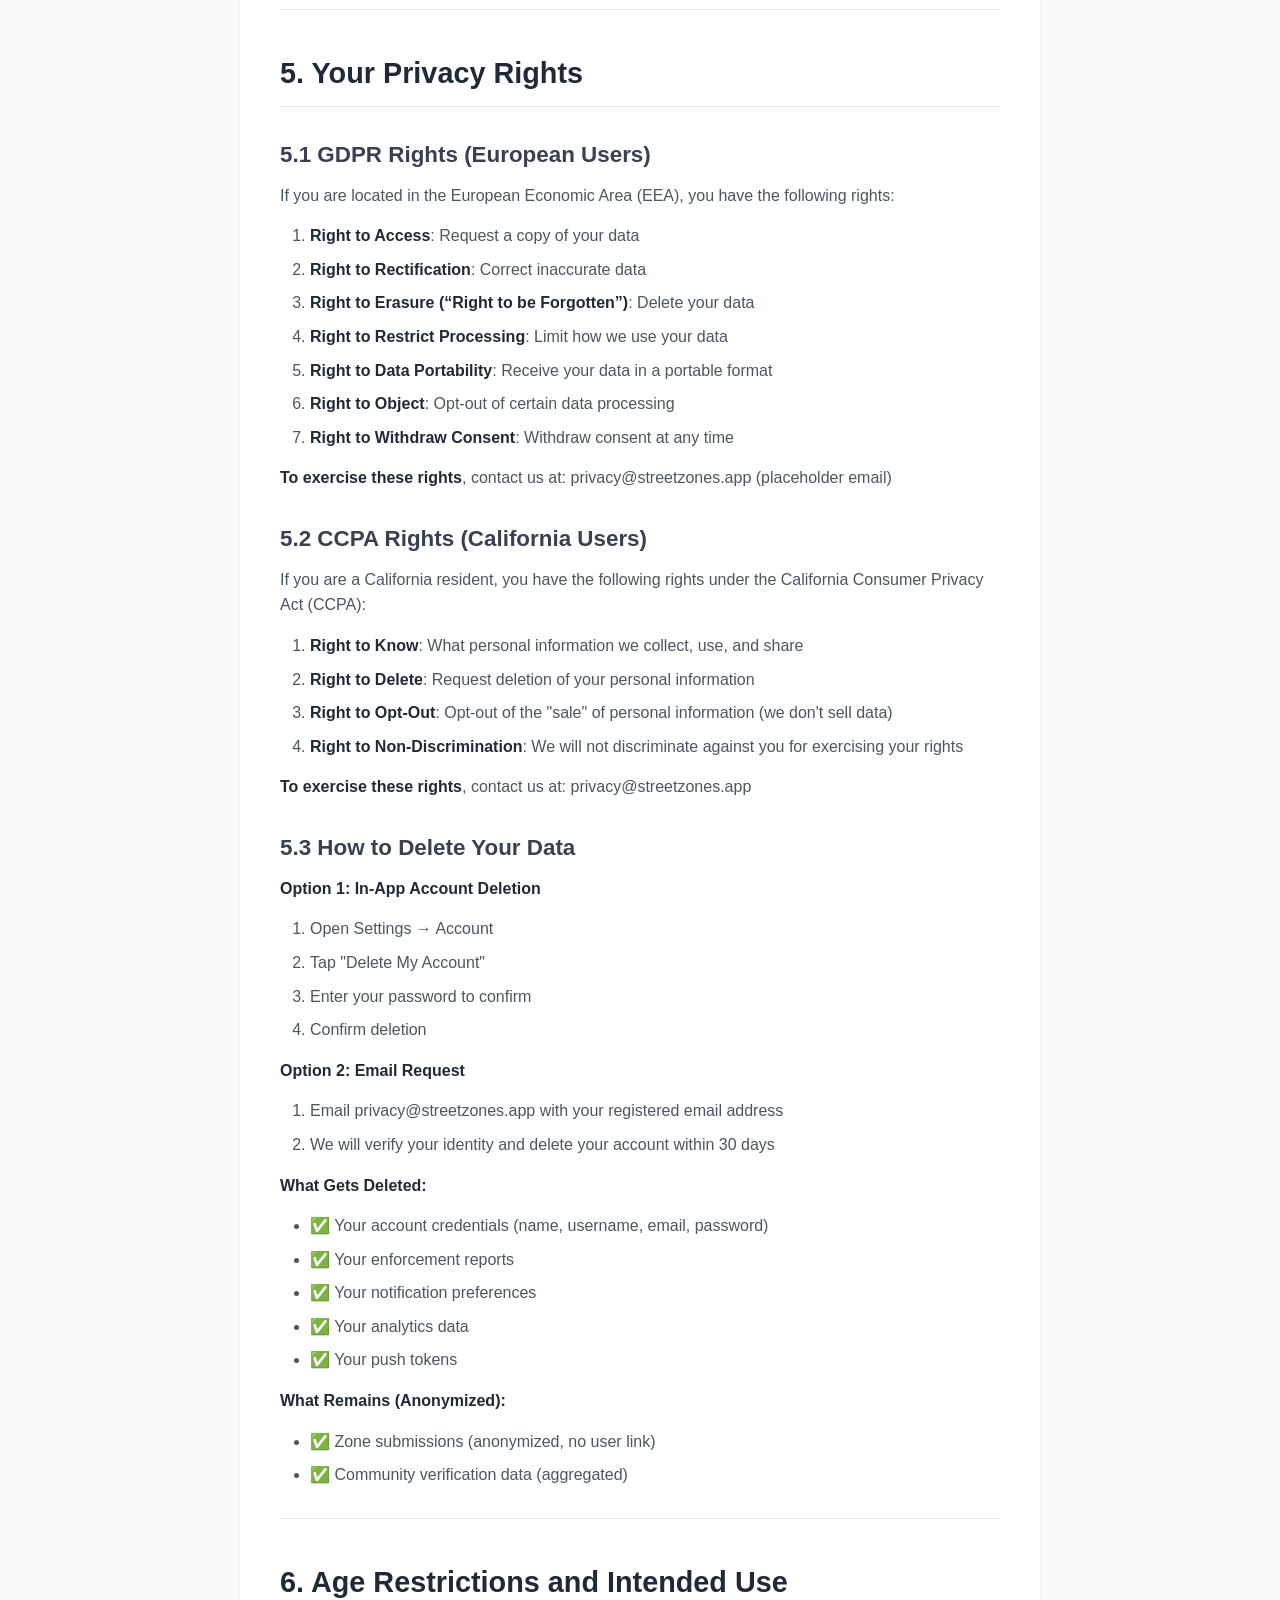
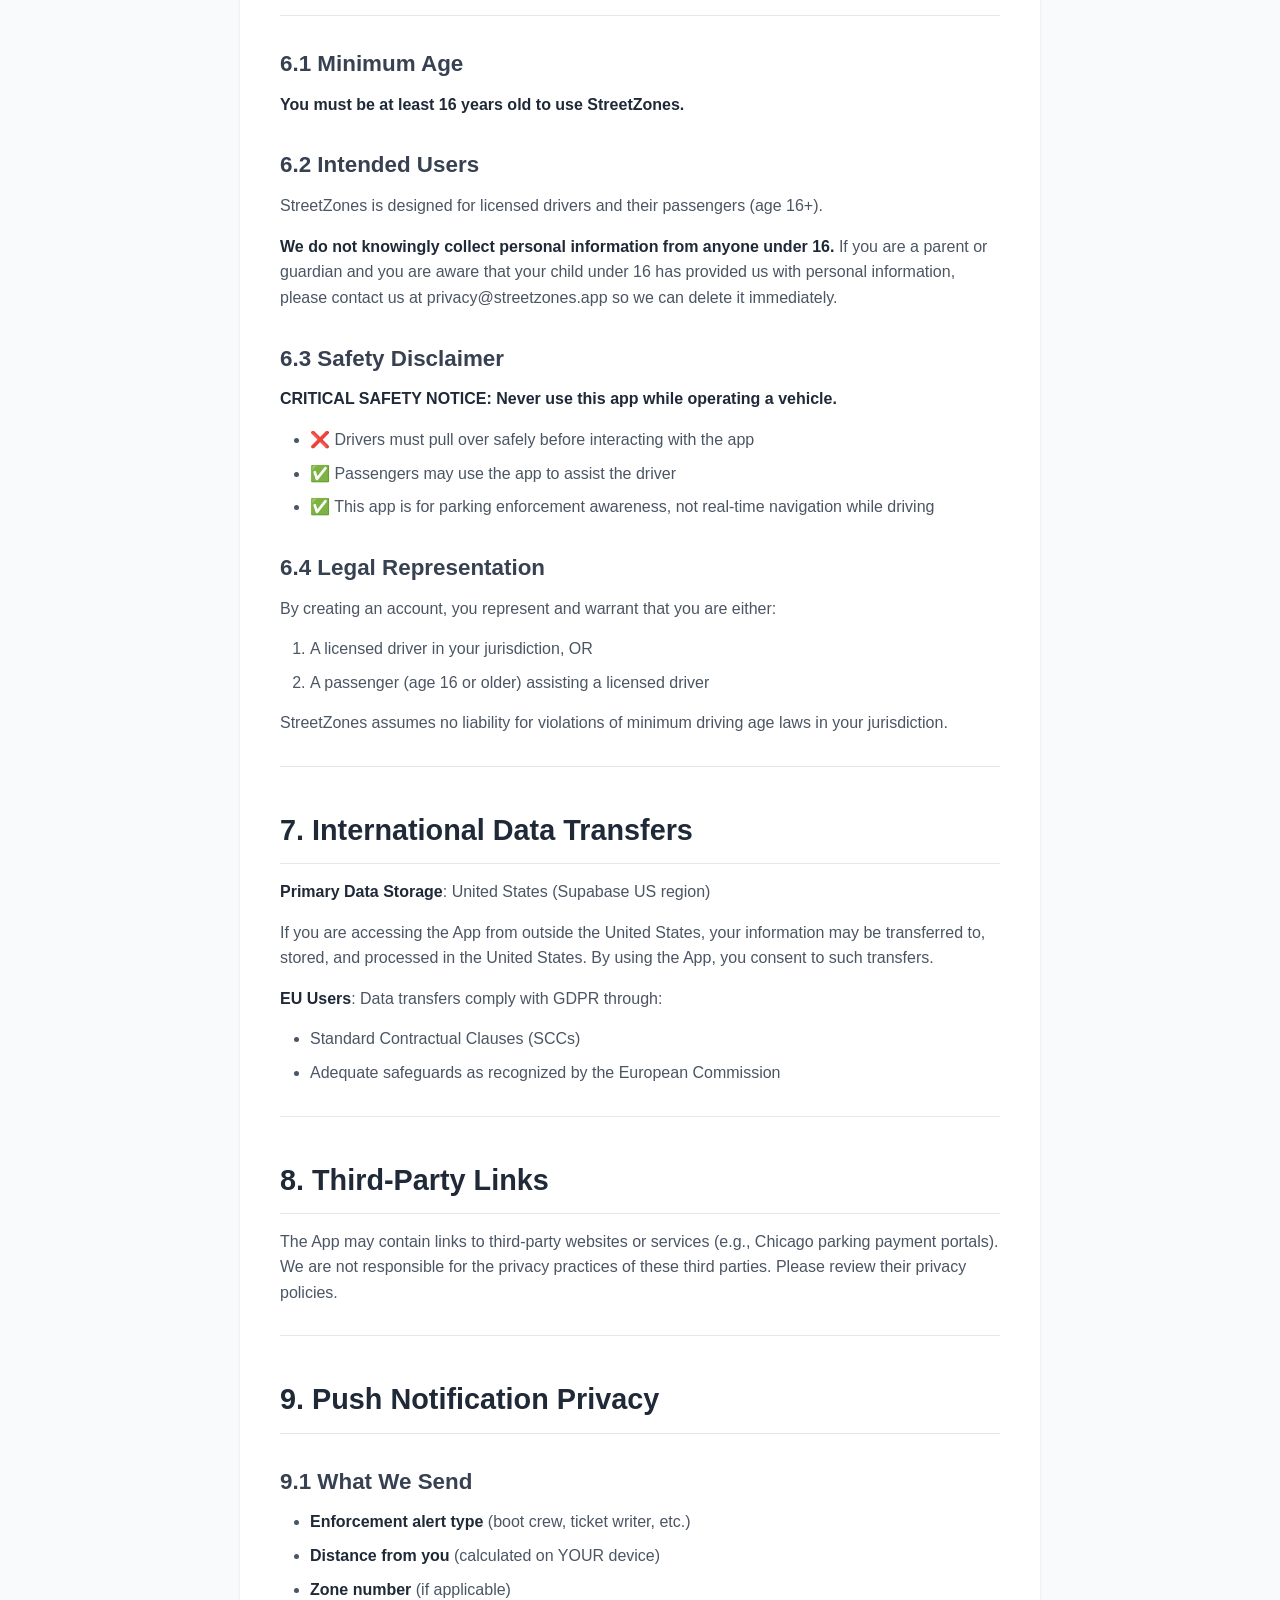
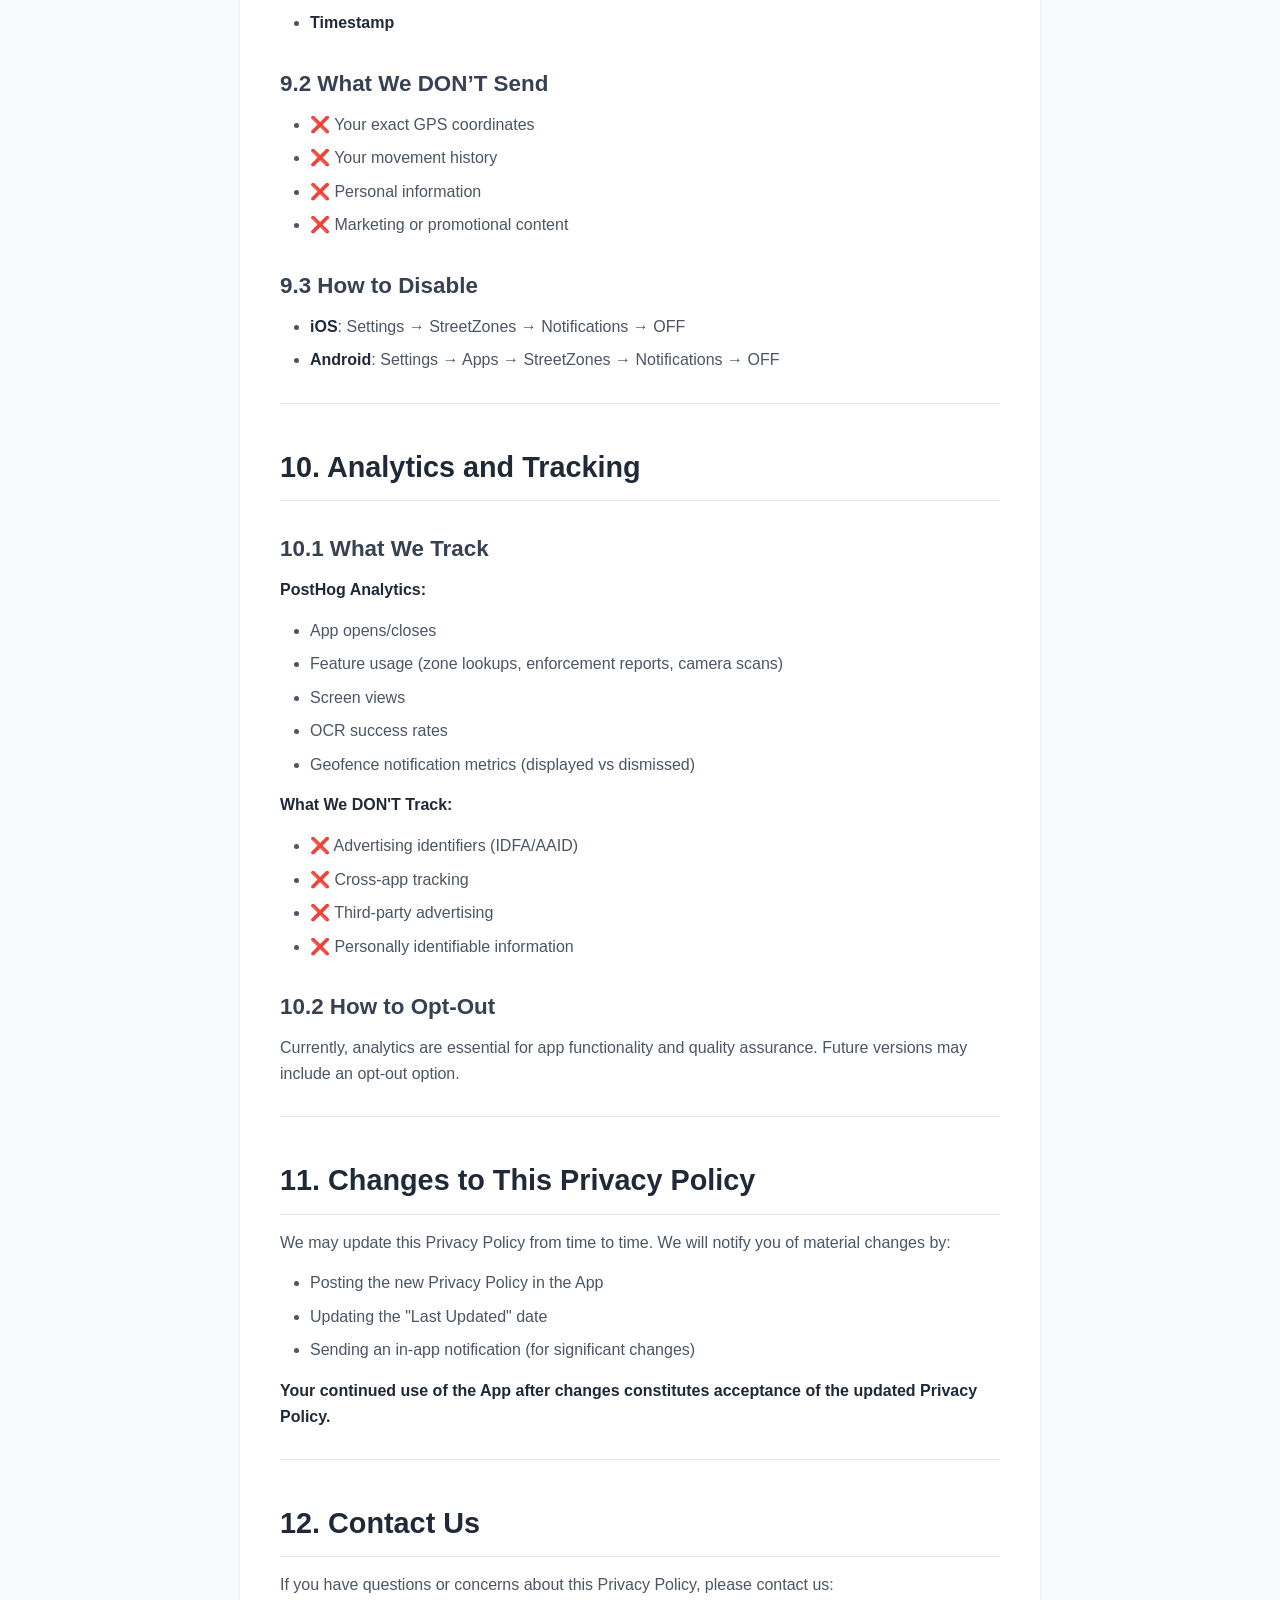
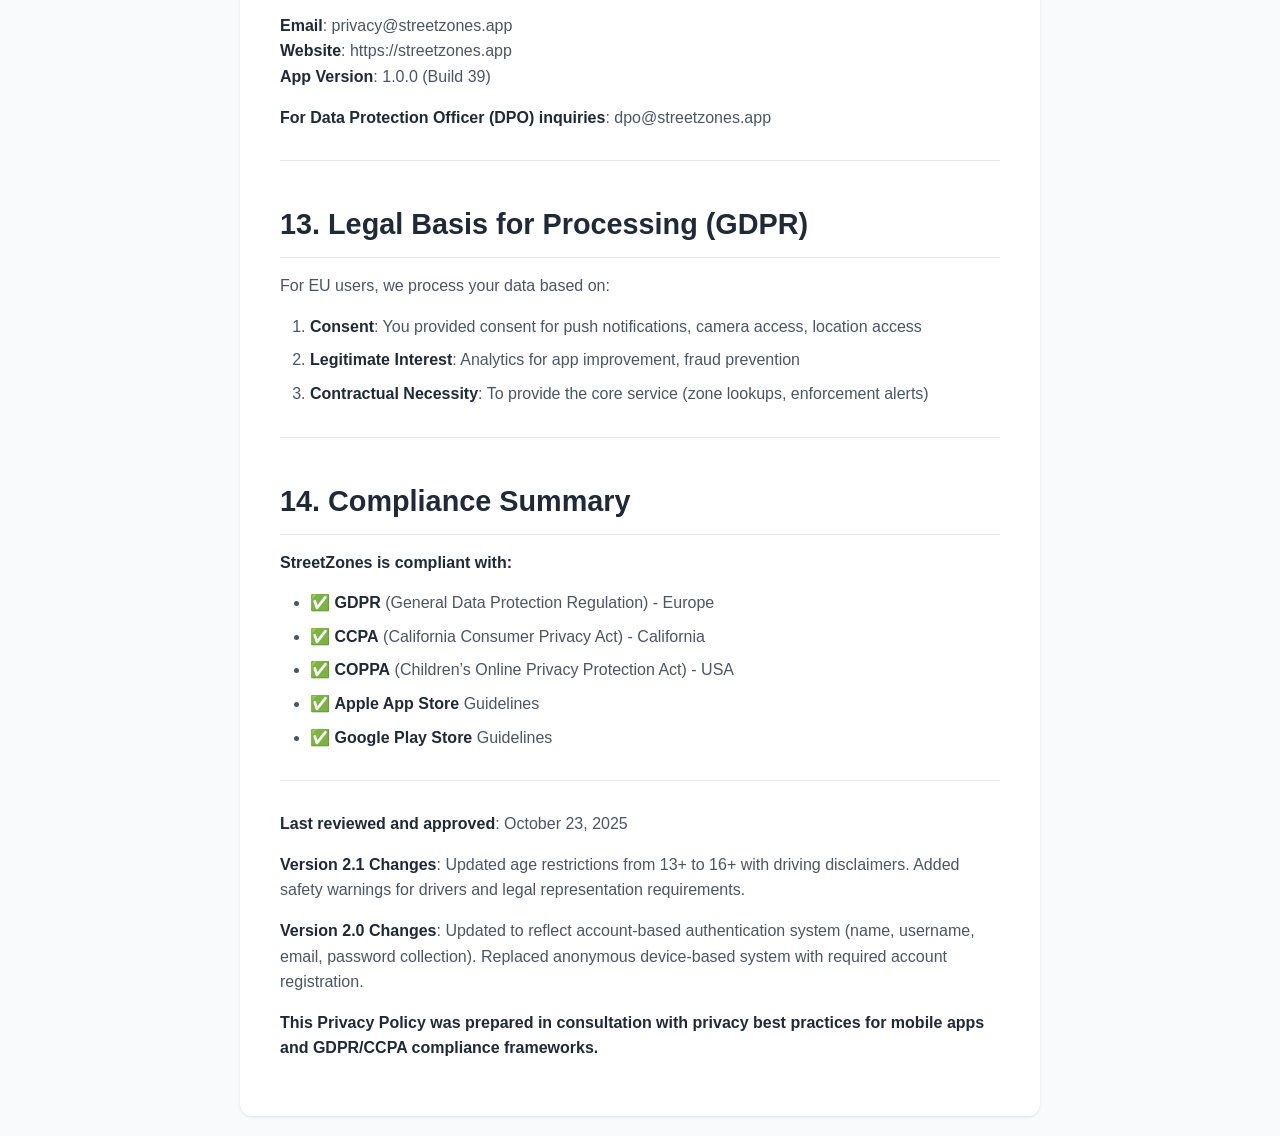
<file: privacy-policy.html>
<!DOCTYPE html>
<html xmlns="http://www.w3.org/1999/xhtml" lang="" xml:lang="">
<head>
  <meta charset="utf-8" />
  <meta name="generator" content="pandoc" />
  <meta name="viewport" content="width=device-width, initial-scale=1.0, user-scalable=yes" />
  <title>Privacy Policy - StreetZones</title>
  <style>
    /* Default styles provided by pandoc.
    ** See https://pandoc.org/MANUAL.html#variables-for-html for config info.
    */
    code{white-space: pre-wrap;}
    span.smallcaps{font-variant: small-caps;}
    div.columns{display: flex; gap: min(4vw, 1.5em);}
    div.column{flex: auto; overflow-x: auto;}
    div.hanging-indent{margin-left: 1.5em; text-indent: -1.5em;}
    /* The extra [class] is a hack that increases specificity enough to
       override a similar rule in reveal.js */
    ul.task-list[class]{list-style: none;}
    ul.task-list li input[type="checkbox"] {
      font-size: inherit;
      width: 0.8em;
      margin: 0 0.8em 0.2em -1.6em;
      vertical-align: middle;
    }
    .display.math{display: block; text-align: center; margin: 0.5rem auto;}
  </style>
  <link rel="stylesheet" href="styles.css" />
</head>
<body>
<div class="container">
<a href="index.html" class="back-link">← Back to Legal Documentation</a>
<header id="title-block-header">
<h1 class="title">Privacy Policy</h1>
</header>
<p><strong>Effective Date</strong>: October 15, 2025 <strong>Last
Updated</strong>: October 23, 2025 <strong>Version</strong>: 2.1</p>
<hr />
<h2 id="introduction">Introduction</h2>
<p>StreetZones (“we,” “our,” or “us”) is committed to protecting your
privacy. This Privacy Policy explains how we collect, use, disclose, and
safeguard your information when you use our mobile application
<strong>StreetZones</strong> (the “App”).</p>
<p><strong>By using the App, you agree to the collection and use of
information in accordance with this Privacy Policy.</strong></p>
<p>If you do not agree with our policies and practices, please do not
use our App.</p>
<hr />
<h2 id="information-we-collect">1. Information We Collect</h2>
<h3 id="personal-information">1.1 Personal Information</h3>
<p><strong>Account Registration Required</strong>: To use StreetZones, you must create an account. During registration, we collect:</p>
<ul>
<li>✅ <strong>Name</strong>: Your full name for account identification</li>
<li>✅ <strong>Username</strong>: Your unique username for community interactions</li>
<li>✅ <strong>Email Address</strong>: For account verification, password recovery, and important service notifications</li>
<li>✅ <strong>Password</strong>: Securely hashed and stored for account authentication</li>
</ul>
<p><strong>We do NOT collect:</strong></p>
<ul>
<li>❌ Phone number</li>
<li>❌ Mailing address</li>
<li>❌ Payment information</li>
<li>❌ Social security number</li>
</ul>
<h3 id="location-data">1.2 Location Data</h3>
<p><strong>When You Use the App:</strong></p>
<ul>
<li><strong>Current Location</strong>: We access your device's GPS location to:
<ul>
<li>Tag parking zone submissions with coordinates</li>
<li>Calculate distance to enforcement alerts</li>
<li>Filter push notifications by proximity (geofencing)</li>
</ul>
</li>
</ul>
<p><strong>Important Privacy Safeguards:</strong></p>
<ul>
<li>✅ <strong>Location is NEVER tracked in the background</strong></li>
<li>✅ <strong>No location history is stored on our servers</strong></li>
<li>✅ <strong>No movement patterns are tracked</strong></li>
<li>✅ <strong>Geofencing filtering happens ON YOUR DEVICE</strong> (not server-side)</li>
<li>✅ Only the <strong>distance</strong> between you and an alert is calculated, NOT your absolute GPS coordinates</li>
</ul>
<h3 id="camera-and-photo-library">1.3 Camera and Photo Library</h3>
<p><strong>When You Capture Zone Signs:</strong></p>
<ul>
<li>We access your device's camera to photograph parking zone signs</li>
<li>Photos are uploaded to our servers for OCR (Optical Character Recognition) processing</li>
<li>You can review and delete photos before submission</li>
<li>We access your photo library only to save captured photos (if you choose)</li>
</ul>
<h3 id="push-notification-data">1.4 Push Notification Data</h3>
<p><strong>When You Enable Notifications:</strong></p>
<ul>
<li>We collect your <strong>Expo Push Token</strong> to send enforcement alerts</li>
<li>We store your <strong>notification preferences</strong> (alert radius (in miles), work hours, weekends)</li>
<li>We track <strong>notification delivery metrics</strong> (displayed vs dismissed) for analytics</li>
</ul>
<h3 id="usage-data">1.5 Usage Data</h3>
<p><strong>Automatically Collected:</strong></p>
<ul>
<li><strong>Device Information</strong> (collected via Expo SDK framework):
<ul>
<li><strong>Device ID</strong>: Anonymous identifier from Expo Constants (used for analytics session tracking only)</li>
<li><strong>Platform</strong>: iOS or Android operating system</li>
<li><strong>App Version</strong>: Current version number (e.g., "1.0.0")</li>
<li><strong>Build Number</strong>: Internal build identifier (e.g., "39")</li>
<li><strong>OS Version</strong>: Operating system version (e.g., "iOS 17.5")</li>
<li><strong>Expo SDK Version</strong>: Framework version for compatibility tracking</li>
<li><strong>Note</strong>: Device ID is an anonymous identifier that cannot be linked back to you personally. It is NOT an advertising identifier (IDFA/AAID).</li>
</ul>
</li>
<li><strong>Analytics Events</strong>: App opens, feature usage, OCR success rates</li>
<li><strong>Error Logs</strong>: Crash reports and error diagnostics (anonymous)</li>
</ul>
<p><strong>NOT Collected:</strong></p>
<ul>
<li>❌ Browsing history</li>
<li>❌ Contacts</li>
<li>❌ Microphone audio</li>
<li>❌ Persistent identifiers (IDFA/AAID) for advertising</li>
<li>❌ Financial information</li>
</ul>
<hr />
<h2 id="how-we-use-your-information">2. How We Use Your Information</h2>
<h3 id="to-provide-core-functionality">2.1 To Provide Core
Functionality</h3>
<ul>
<li><strong>Account Management</strong>: Create and authenticate your account, enable password recovery, and send service notifications</li>
<li><strong>Zone Number Lookup</strong>: Match GPS coordinates to
parking zone boundaries</li>
<li><strong>Enforcement Alerts</strong>: Send real-time notifications
about nearby enforcement activity</li>
<li><strong>OCR Processing</strong>: Extract zone numbers from
photographed signs</li>
<li><strong>Community Verification</strong>: Allow users to verify
enforcement reports and attribute contributions to your username</li>
</ul>
<h3 id="to-improve-the-app">2.2 To Improve the App</h3>
<ul>
<li><strong>Analytics</strong>: Understand feature usage and optimize
user experience</li>
<li><strong>Bug Fixes</strong>: Identify and resolve technical
issues</li>
<li><strong>Performance Monitoring</strong>: Ensure fast response times
and reliability</li>
</ul>
<h3 id="to-ensure-safety-and-compliance">2.3 To Ensure Safety and
Compliance</h3>
<ul>
<li><strong>Fraud Prevention</strong>: Detect and prevent abuse of the
reporting system</li>
<li><strong>Spam Prevention</strong>: Filter duplicate or false
enforcement reports</li>
<li><strong>Quality Control</strong>: Validate zone data accuracy</li>
</ul>
<h3 id="geofenced-notifications-option-5">2.4 Geofenced Notifications
(Option 5)</h3>
<p><strong>Privacy-First Architecture:</strong></p>
<ol type="1">
<li>Server broadcasts enforcement alert to ALL users</li>
<li>Notification arrives on YOUR DEVICE with alert GPS coordinates</li>
<li>YOUR DEVICE calculates distance using the Haversine formula</li>
<li>YOUR DEVICE decides to show or dismiss based on YOUR radius preference</li>
<li><strong>Your location NEVER leaves your device during this process</strong></li>
</ol>
<hr />
<h2 id="how-we-share-your-information">3. How We Share Your
Information</h2>
<h3 id="we-do-not-sell-your-data">3.1 We DO NOT Sell Your Data</h3>
<p>❌ We do not sell, rent, or trade your personal information to third
parties for marketing purposes.</p>
<h3 id="third-party-service-providers">3.2 Third-Party Service
Providers</h3>
<p>We use the following trusted third-party services to operate our
App:</p>
<table>
<colgroup>
<col style="width: 19%" />
<col style="width: 19%" />
<col style="width: 27%" />
<col style="width: 34%" />
</colgroup>
<thead>
<tr>
<th>Service</th>
<th>Purpose</th>
<th>Data Shared</th>
<th>Privacy Policy</th>
</tr>
</thead>
<tbody>
<tr>
<td><strong>Supabase</strong></td>
<td>Database and authentication</td>
<td>Name, username, email address, hashed passwords, user ID, zone submissions, enforcement reports, notification
preferences</td>
<td><a href="https://supabase.com/privacy">Supabase Privacy</a></td>
</tr>
<tr>
<td><strong>PostHog</strong></td>
<td>Analytics and product insights</td>
<td>Device ID, usage events, feature interactions</td>
<td><a href="https://posthog.com/privacy">PostHog Privacy</a></td>
</tr>
<tr>
<td><strong>Google Cloud Vision API</strong></td>
<td>OCR (zone sign text detection)</td>
<td>Photos of parking zone signs</td>
<td><a href="https://policies.google.com/privacy">Google
Privacy</a></td>
</tr>
<tr>
<td><strong>Expo Push Service</strong></td>
<td>Push notification delivery</td>
<td>Push tokens, notification content</td>
<td><a href="https://expo.dev/privacy">Expo Privacy</a></td>
</tr>
<tr>
<td><strong>Expo SDK</strong></td>
<td>Mobile app framework</td>
<td>Device ID, app version, build number, platform type, SDK
version</td>
<td><a href="https://expo.dev/privacy">Expo Privacy</a></td>
</tr>
</tbody>
</table>
<p><strong>All third-party services are GDPR and CCPA
compliant.</strong></p>
<h3 id="legal-requirements">3.3 Legal Requirements</h3>
<p>We may disclose your information if required to do so by law or in
response to valid requests by public authorities (e.g., a court or
government agency).</p>
<h3 id="business-transfers">3.4 Business Transfers</h3>
<p>If StreetZones is involved in a merger, acquisition, or asset sale,
your information may be transferred. We will provide notice before your
information is transferred and becomes subject to a different privacy
policy.</p>
<hr />
<h2 id="data-security">4. Data Security</h2>
<h3 id="how-we-protect-your-data">4.1 How We Protect Your Data</h3>
<p><strong>Technical Safeguards:</strong></p>
<ul>
<li>✅ <strong>Password Security</strong>: All passwords are securely hashed using industry-standard bcrypt algorithm before storage. We never store plain-text passwords.</li>
<li>✅ <strong>Encryption in Transit</strong>: All data transmitted between your device and our servers uses HTTPS/TLS 1.3</li>
<li>✅ <strong>Encryption at Rest</strong>: Database is encrypted with AES-256</li>
<li>✅ <strong>Access Controls</strong>: Role-based access controls (RBAC) for admin users</li>
<li>✅ <strong>Regular Backups</strong>: Daily encrypted backups stored in secure cloud infrastructure</li>
</ul>
<p><strong>Organizational Safeguards:</strong></p>
<ul>
<li>✅ Minimal data collection (privacy by design)</li>
<li>✅ Data minimization (we only keep what's necessary)</li>
<li>✅ Regular security audits</li>
<li>✅ Employee training on data protection</li>
</ul>
<h3 id="data-retention">4.2 Data Retention</h3>
<table>
<colgroup>
<col style="width: 37%" />
<col style="width: 62%" />
</colgroup>
<thead>
<tr>
<th>Data Type</th>
<th>Retention Period</th>
</tr>
</thead>
<tbody>
<tr>
<td><strong>Account Credentials</strong></td>
<td>Until account deletion (name, username, email, hashed password)</td>
</tr>
<tr>
<td><strong>Enforcement Reports</strong></td>
<td>30 minutes (auto-expiry)</td>
</tr>
<tr>
<td><strong>Zone Submissions</strong></td>
<td>Indefinitely (community database)</td>
</tr>
<tr>
<td><strong>Analytics Events</strong></td>
<td>30 days</td>
</tr>
<tr>
<td><strong>Push Tokens</strong></td>
<td>Deactivated after 30 days inactive, deleted after 90 days</td>
</tr>
<tr>
<td><strong>Photos (OCR Queue)</strong></td>
<td>30 days, then deleted</td>
</tr>
</tbody>
</table>
<p><strong>Note on Photo Cleanup</strong>: Photo cleanup is performed
manually on a regular basis to maintain the 30-day retention policy. If
you need immediate photo deletion, please contact privacy@streetzones.app
and we will process your request within 7 business days.</p>
<h3 id="no-absolute-security">4.3 No Absolute Security</h3>
<p>While we implement strong security measures, no method of
transmission over the Internet or electronic storage is 100% secure. We
cannot guarantee absolute security.</p>
<hr />
<h2 id="your-privacy-rights">5. Your Privacy Rights</h2>
<h3 id="gdpr-rights-european-users">5.1 GDPR Rights (European
Users)</h3>
<p>If you are located in the European Economic Area (EEA), you have the
following rights:</p>
<ol type="1">
<li><strong>Right to Access</strong>: Request a copy of your data</li>
<li><strong>Right to Rectification</strong>: Correct inaccurate
data</li>
<li><strong>Right to Erasure (“Right to be Forgotten”)</strong>: Delete
your data</li>
<li><strong>Right to Restrict Processing</strong>: Limit how we use your
data</li>
<li><strong>Right to Data Portability</strong>: Receive your data in a
portable format</li>
<li><strong>Right to Object</strong>: Opt-out of certain data
processing</li>
<li><strong>Right to Withdraw Consent</strong>: Withdraw consent at any
time</li>
</ol>
<p><strong>To exercise these rights</strong>, contact us at:
privacy@streetzones.app (placeholder email)</p>
<h3 id="ccpa-rights-california-users">5.2 CCPA Rights (California
Users)</h3>
<p>If you are a California resident, you have the following rights under the California Consumer Privacy Act (CCPA):</p>
<ol type="1">
<li><strong>Right to Know</strong>: What personal information we collect, use, and share</li>
<li><strong>Right to Delete</strong>: Request deletion of your personal information</li>
<li><strong>Right to Opt-Out</strong>: Opt-out of the "sale" of personal information (we don't sell data)</li>
<li><strong>Right to Non-Discrimination</strong>: We will not discriminate against you for exercising your rights</li>
</ol>
<p><strong>To exercise these rights</strong>, contact us at: privacy@streetzones.app</p>
<h3 id="how-to-delete-your-data">5.3 How to Delete Your Data</h3>
<p><strong>Option 1: In-App Account Deletion</strong></p>
<ol>
<li>Open Settings → Account</li>
<li>Tap "Delete My Account"</li>
<li>Enter your password to confirm</li>
<li>Confirm deletion</li>
</ol>
<p><strong>Option 2: Email Request</strong></p>
<ol>
<li>Email privacy@streetzones.app with your registered email address</li>
<li>We will verify your identity and delete your account within 30 days</li>
</ol>
<p><strong>What Gets Deleted:</strong></p>
<ul>
<li>✅ Your account credentials (name, username, email, password)</li>
<li>✅ Your enforcement reports</li>
<li>✅ Your notification preferences</li>
<li>✅ Your analytics data</li>
<li>✅ Your push tokens</li>
</ul>
<p><strong>What Remains (Anonymized):</strong></p>
<ul>
<li>✅ Zone submissions (anonymized, no user link)</li>
<li>✅ Community verification data (aggregated)</li>
</ul>
<hr />
<h2 id="age-restrictions">6. Age Restrictions and Intended Use</h2>

<h3 id="minimum-age">6.1 Minimum Age</h3>
<p><strong>You must be at least 16 years old to use StreetZones.</strong></p>

<h3 id="intended-users">6.2 Intended Users</h3>
<p>StreetZones is designed for licensed drivers and their passengers (age 16+).</p>
<p><strong>We do not knowingly collect personal information from anyone under 16.</strong> If you are a parent or guardian and you are aware that your child under 16 has provided us with personal information, please contact us at privacy@streetzones.app so we can delete it immediately.</p>

<h3 id="safety-disclaimer">6.3 Safety Disclaimer</h3>
<p><strong>CRITICAL SAFETY NOTICE: Never use this app while operating a vehicle.</strong></p>
<ul>
<li>❌ Drivers must pull over safely before interacting with the app</li>
<li>✅ Passengers may use the app to assist the driver</li>
<li>✅ This app is for parking enforcement awareness, not real-time navigation while driving</li>
</ul>

<h3 id="legal-representation">6.4 Legal Representation</h3>
<p>By creating an account, you represent and warrant that you are either:</p>
<ol>
<li>A licensed driver in your jurisdiction, OR</li>
<li>A passenger (age 16 or older) assisting a licensed driver</li>
</ol>
<p>StreetZones assumes no liability for violations of minimum driving age laws in your jurisdiction.</p>
<hr />
<h2 id="international-data-transfers">7. International Data
Transfers</h2>
<p><strong>Primary Data Storage</strong>: United States (Supabase US
region)</p>
<p>If you are accessing the App from outside the United States, your information may be transferred to, stored, and processed in the United States. By using the App, you consent to such transfers.</p>
<p><strong>EU Users</strong>: Data transfers comply with GDPR through:</p>
<ul>
<li>Standard Contractual Clauses (SCCs)</li>
<li>Adequate safeguards as recognized by the European Commission</li>
</ul>
<hr />
<h2 id="third-party-links">8. Third-Party Links</h2>
<p>The App may contain links to third-party websites or services (e.g.,
Chicago parking payment portals). We are not responsible for the privacy
practices of these third parties. Please review their privacy
policies.</p>
<hr />
<h2 id="push-notification-privacy">9. Push Notification Privacy</h2>
<h3 id="what-we-send">9.1 What We Send</h3>
<ul>
<li><strong>Enforcement alert type</strong> (boot crew, ticket writer,
etc.)</li>
<li><strong>Distance from you</strong> (calculated on YOUR device)</li>
<li><strong>Zone number</strong> (if applicable)</li>
<li><strong>Timestamp</strong></li>
</ul>
<h3 id="what-we-dont-send">9.2 What We DON’T Send</h3>
<ul>
<li>❌ Your exact GPS coordinates</li>
<li>❌ Your movement history</li>
<li>❌ Personal information</li>
<li>❌ Marketing or promotional content</li>
</ul>
<h3 id="how-to-disable">9.3 How to Disable</h3>
<ul>
<li><strong>iOS</strong>: Settings → StreetZones → Notifications →
OFF</li>
<li><strong>Android</strong>: Settings → Apps → StreetZones →
Notifications → OFF</li>
</ul>
<hr />
<h2 id="analytics-and-tracking">10. Analytics and Tracking</h2>
<h3 id="what-we-track">10.1 What We Track</h3>
<p><strong>PostHog Analytics:</strong></p>
<ul>
<li>App opens/closes</li>
<li>Feature usage (zone lookups, enforcement reports, camera scans)</li>
<li>Screen views</li>
<li>OCR success rates</li>
<li>Geofence notification metrics (displayed vs dismissed)</li>
</ul>
<p><strong>What We DON'T Track:</strong></p>
<ul>
<li>❌ Advertising identifiers (IDFA/AAID)</li>
<li>❌ Cross-app tracking</li>
<li>❌ Third-party advertising</li>
<li>❌ Personally identifiable information</li>
</ul>
<h3 id="how-to-opt-out">10.2 How to Opt-Out</h3>
<p>Currently, analytics are essential for app functionality and quality
assurance. Future versions may include an opt-out option.</p>
<hr />
<h2 id="changes-to-this-privacy-policy">11. Changes to This Privacy Policy</h2>
<p>We may update this Privacy Policy from time to time. We will notify you of material changes by:</p>
<ul>
<li>Posting the new Privacy Policy in the App</li>
<li>Updating the "Last Updated" date</li>
<li>Sending an in-app notification (for significant changes)</li>
</ul>
<p><strong>Your continued use of the App after changes constitutes
acceptance of the updated Privacy Policy.</strong></p>
<hr />
<h2 id="contact-us">12. Contact Us</h2>
<p>If you have questions or concerns about this Privacy Policy, please contact us:</p>
<p><strong>Email</strong>: privacy@streetzones.app<br />
<strong>Website</strong>: https://streetzones.app<br />
<strong>App Version</strong>: 1.0.0 (Build 39)</p>
<p><strong>For Data Protection Officer (DPO) inquiries</strong>: dpo@streetzones.app</p>
<hr />
<h2 id="legal-basis-for-processing-gdpr">13. Legal Basis for Processing
(GDPR)</h2>
<p>For EU users, we process your data based on:</p>
<ol type="1">
<li><strong>Consent</strong>: You provided consent for push
notifications, camera access, location access</li>
<li><strong>Legitimate Interest</strong>: Analytics for app improvement,
fraud prevention</li>
<li><strong>Contractual Necessity</strong>: To provide the core service
(zone lookups, enforcement alerts)</li>
</ol>
<hr />
<h2 id="compliance-summary">14. Compliance Summary</h2>
<p><strong>StreetZones is compliant with:</strong></p>
<ul>
<li>✅ <strong>GDPR</strong> (General Data Protection Regulation) -
Europe</li>
<li>✅ <strong>CCPA</strong> (California Consumer Privacy Act) -
California</li>
<li>✅ <strong>COPPA</strong> (Children’s Online Privacy Protection Act)
- USA</li>
<li>✅ <strong>Apple App Store</strong> Guidelines</li>
<li>✅ <strong>Google Play Store</strong> Guidelines</li>
</ul>
<hr />
<p><strong>Last reviewed and approved</strong>: October 23, 2025</p>
<p><strong>Version 2.1 Changes</strong>: Updated age restrictions from 13+ to 16+ with driving disclaimers. Added safety warnings for drivers and legal representation requirements.</p>
<p><strong>Version 2.0 Changes</strong>: Updated to reflect account-based authentication system (name, username, email, password collection). Replaced anonymous device-based system with required account registration.</p>
<p><strong>This Privacy Policy was prepared in consultation with privacy
best practices for mobile apps and GDPR/CCPA compliance
frameworks.</strong></p>
</div>
</body>
</html>
</file>
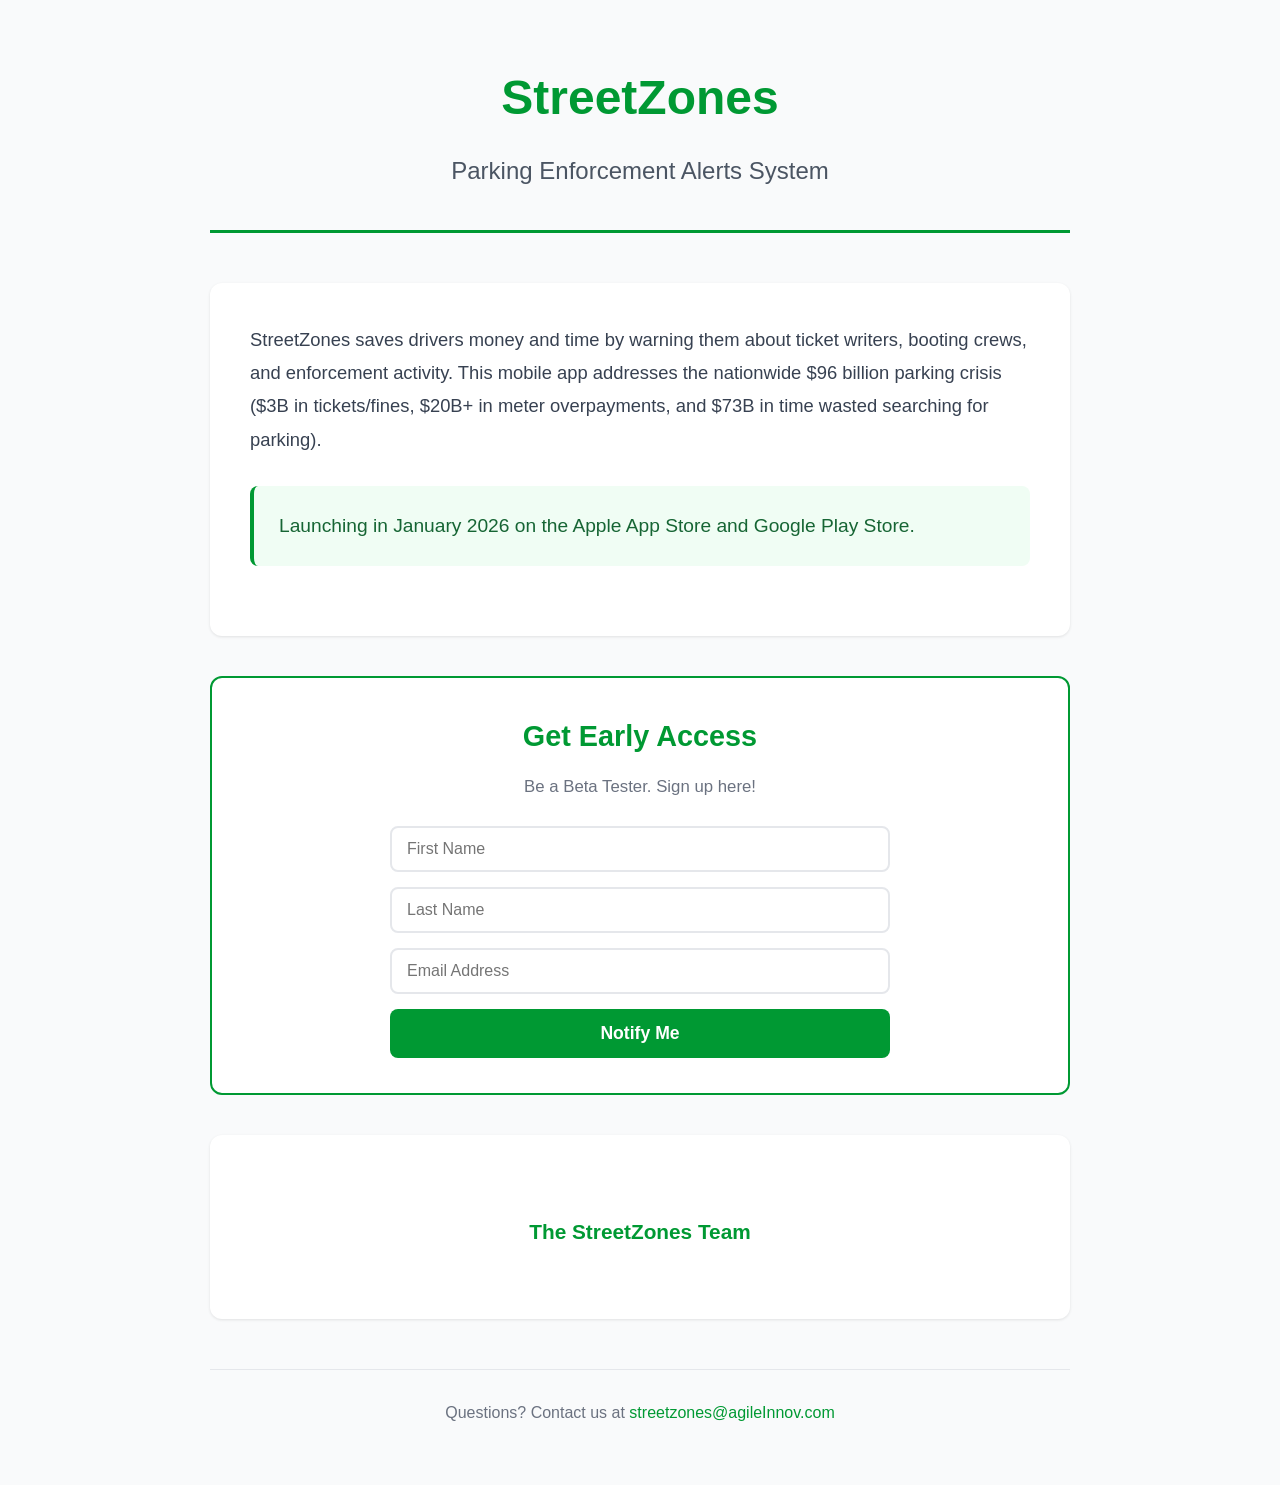
<file: streetzones.html>
<!DOCTYPE html>
<html lang="en">
<head>
    <meta charset="UTF-8">
    <meta name="viewport" content="width=device-width, initial-scale=1.0">
    <title>StreetZones - Parking Enforcement Alerts System</title>
    <style>
        * {
            margin: 0;
            padding: 0;
            box-sizing: border-box;
        }
        body {
            font-family: -apple-system, BlinkMacSystemFont, 'Segoe UI', Roboto, Oxygen, Ubuntu, Cantarell, sans-serif;
            line-height: 1.6;
            color: #1f2937;
            background-color: #f9fafb;
        }
        .container {
            max-width: 900px;
            margin: 0 auto;
            padding: 60px 20px;
        }
        header {
            text-align: center;
            margin-bottom: 50px;
            padding-bottom: 40px;
            border-bottom: 3px solid #009933;
        }
        h1 {
            color: #009933;
            font-size: 3rem;
            margin-bottom: 15px;
            font-weight: 700;
        }
        .subtitle {
            color: #4b5563;
            font-size: 1.5rem;
            font-weight: 500;
        }
        .content {
            background: white;
            padding: 40px;
            border-radius: 12px;
            box-shadow: 0 1px 3px rgba(0,0,0,0.1);
            margin-bottom: 30px;
        }
        .description {
            font-size: 1.15rem;
            line-height: 1.8;
            color: #374151;
            margin-bottom: 30px;
        }
        .launch-info {
            background: #f0fdf4;
            border-left: 4px solid #009933;
            padding: 25px;
            margin: 30px 0;
            border-radius: 8px;
        }
        .launch-info p {
            font-size: 1.2rem;
            color: #166534;
            font-weight: 500;
        }
        .signup-section {
            background: #ffffff;
            border: 2px solid #009933;
            border-radius: 12px;
            padding: 35px;
            margin: 40px 0;
            text-align: center;
        }
        .signup-section h2 {
            color: #009933;
            font-size: 1.8rem;
            margin-bottom: 15px;
        }
        .signup-section p {
            color: #6b7280;
            margin-bottom: 25px;
            font-size: 1.05rem;
        }
        .signup-form {
            max-width: 500px;
            margin: 0 auto;
        }
        .form-group {
            margin-bottom: 15px;
        }
        .form-group input {
            width: 100%;
            padding: 12px 15px;
            font-size: 1rem;
            border: 2px solid #e5e7eb;
            border-radius: 8px;
            transition: border-color 0.3s;
        }
        .form-group input:focus {
            outline: none;
            border-color: #009933;
        }
        .submit-btn {
            background: #009933;
            color: white;
            border: none;
            padding: 14px 40px;
            font-size: 1.1rem;
            font-weight: 600;
            border-radius: 8px;
            cursor: pointer;
            transition: background 0.3s;
            width: 100%;
        }
        .submit-btn:hover {
            background: #007a29;
        }
        .form-message {
            margin-top: 15px;
            padding: 12px;
            border-radius: 6px;
            display: none;
        }
        .form-message.success {
            background: #f0fdf4;
            color: #166534;
            border: 1px solid #009933;
        }
        .form-message.error {
            background: #fef2f2;
            color: #991b1b;
            border: 1px solid #dc2626;
        }
        .team {
            text-align: center;
            font-size: 1.3rem;
            color: #009933;
            font-weight: 600;
            margin: 40px 0 30px 0;
        }
        footer {
            text-align: center;
            margin-top: 50px;
            padding-top: 30px;
            border-top: 1px solid #e5e7eb;
            color: #6b7280;
            font-size: 1rem;
        }
        footer a {
            color: #009933;
            text-decoration: none;
            font-weight: 500;
        }
        footer a:hover {
            text-decoration: underline;
        }
        @media (max-width: 768px) {
            h1 {
                font-size: 2rem;
            }
            .subtitle {
                font-size: 1.2rem;
            }
            .content {
                padding: 25px;
            }
            .description {
                font-size: 1rem;
            }
            .signup-section {
                padding: 25px;
            }
            .signup-section h2 {
                font-size: 1.5rem;
            }
        }
    </style>
</head>
<body>
    <div class="container">
        <header>
            <h1>StreetZones</h1>
            <p class="subtitle">Parking Enforcement Alerts System</p>
        </header>

        <div class="content">
            <p class="description">
                StreetZones saves drivers money and time by warning them about ticket writers, booting crews, and enforcement activity. This mobile app addresses the nationwide $96 billion parking crisis ($3B in tickets/fines, $20B+ in meter overpayments, and $73B in time wasted searching for parking).
            </p>

            <div class="launch-info">
                <p>Launching in January 2026 on the Apple App Store and Google Play Store.</p>
            </div>
        </div>

        <div class="signup-section">
            <h2>Get Early Access</h2>
            <p>Be a Beta Tester. Sign up here!</p>

            <form id="hubspotForm" class="signup-form">
                <div class="form-group">
                    <input type="text" id="firstName" name="firstname" placeholder="First Name" required>
                </div>
                <div class="form-group">
                    <input type="text" id="lastName" name="lastname" placeholder="Last Name" required>
                </div>
                <div class="form-group">
                    <input type="email" id="email" name="email" placeholder="Email Address" required>
                </div>
                <button type="submit" class="submit-btn">Notify Me</button>
                <div id="formMessage" class="form-message"></div>
            </form>
        </div>

        <div class="content">
            <p class="team">The StreetZones Team</p>
        </div>

        <footer>
            <p>Questions? Contact us at <a href="mailto:streetzones@agileInnov.com">streetzones@agileInnov.com</a></p>
        </footer>
    </div>

    <script>
        // HubSpot Form Submission
        // Replace YOUR_PORTAL_ID and YOUR_FORM_ID with your actual HubSpot values
        const HUBSPOT_PORTAL_ID = '49541133';
        const HUBSPOT_FORM_ID = '641d41c9-ec40-4292-83eb-1a9b6c65c768';

        document.getElementById('hubspotForm').addEventListener('submit', async function(e) {
            e.preventDefault();

            const submitBtn = this.querySelector('.submit-btn');
            const messageDiv = document.getElementById('formMessage');

            // Disable button and show loading state
            submitBtn.disabled = true;
            submitBtn.textContent = 'Submitting...';
            messageDiv.style.display = 'none';

            const formData = {
                fields: [
                    {
                        name: 'firstname',
                        value: document.getElementById('firstName').value
                    },
                    {
                        name: 'lastname',
                        value: document.getElementById('lastName').value
                    },
                    {
                        name: 'email',
                        value: document.getElementById('email').value
                    }
                ],
                context: {
                    pageUri: window.location.href,
                    pageName: 'StreetZones - Early Access Signup'
                }
            };

            try {
                const response = await fetch(
                    `https://api.hsforms.com/submissions/v3/integration/submit/${HUBSPOT_PORTAL_ID}/${HUBSPOT_FORM_ID}`,
                    {
                        method: 'POST',
                        headers: {
                            'Content-Type': 'application/json'
                        },
                        body: JSON.stringify(formData)
                    }
                );

                if (response.ok) {
                    messageDiv.textContent = 'Thank you! You\'re on the list. We\'ll notify you when StreetZones launches.';
                    messageDiv.className = 'form-message success';
                    messageDiv.style.display = 'block';
                    this.reset();
                } else {
                    throw new Error('Submission failed');
                }
            } catch (error) {
                messageDiv.textContent = 'Oops! Something went wrong. Please try again or contact us directly.';
                messageDiv.className = 'form-message error';
                messageDiv.style.display = 'block';
            } finally {
                submitBtn.disabled = false;
                submitBtn.textContent = 'Notify Me';
            }
        });
    </script>
</body>
</html>
</file>
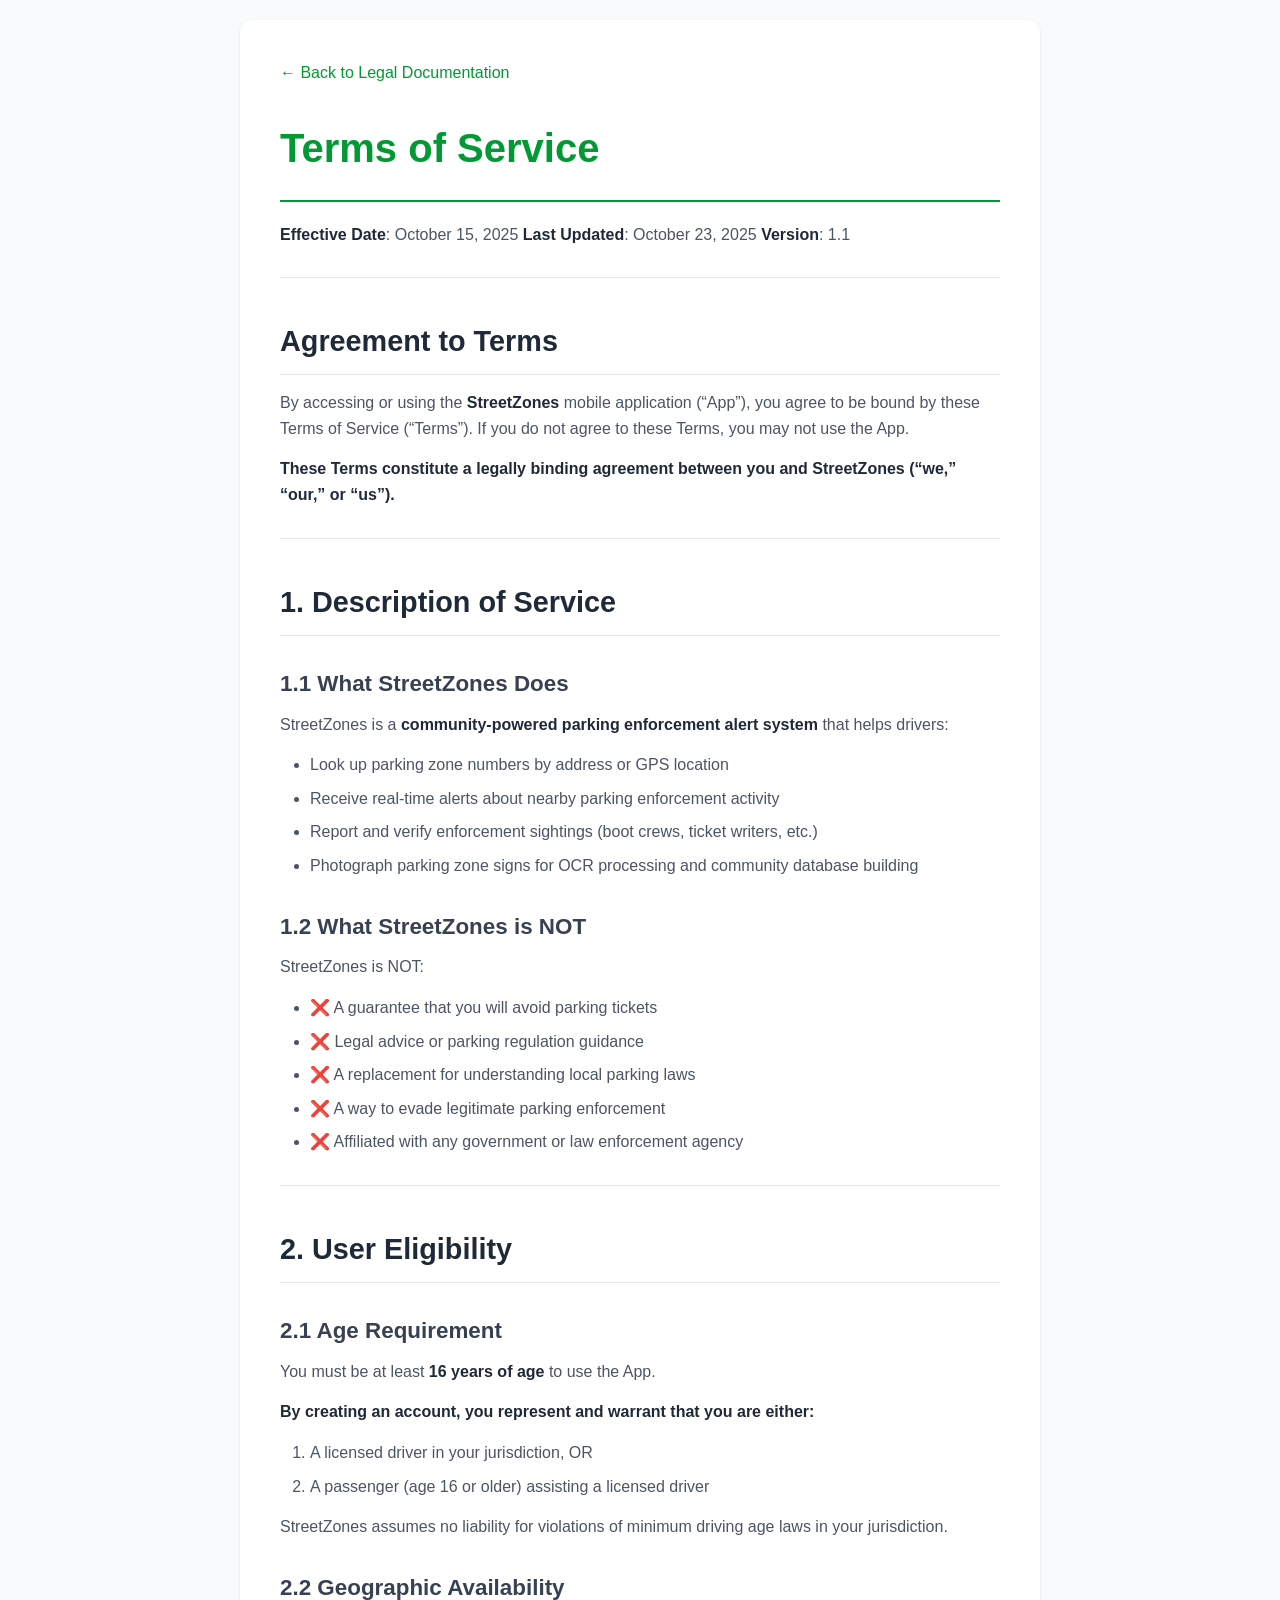
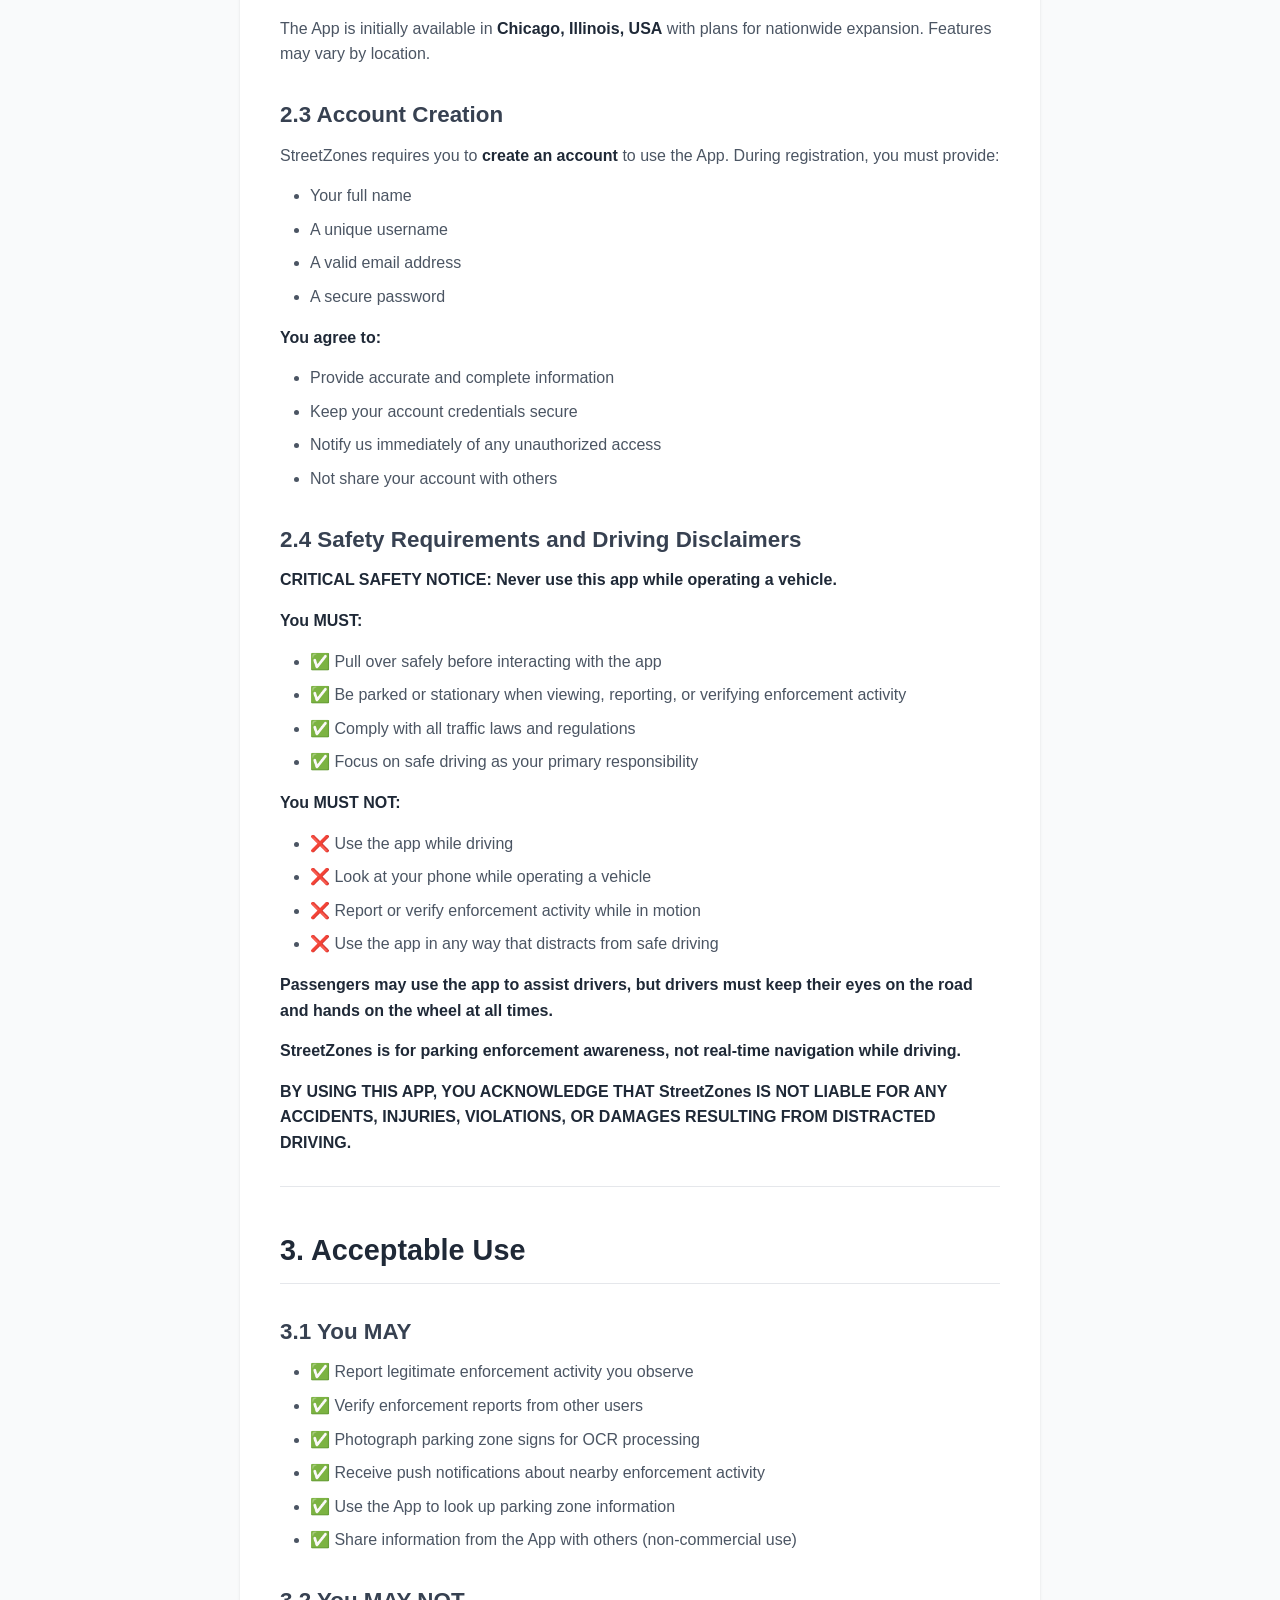
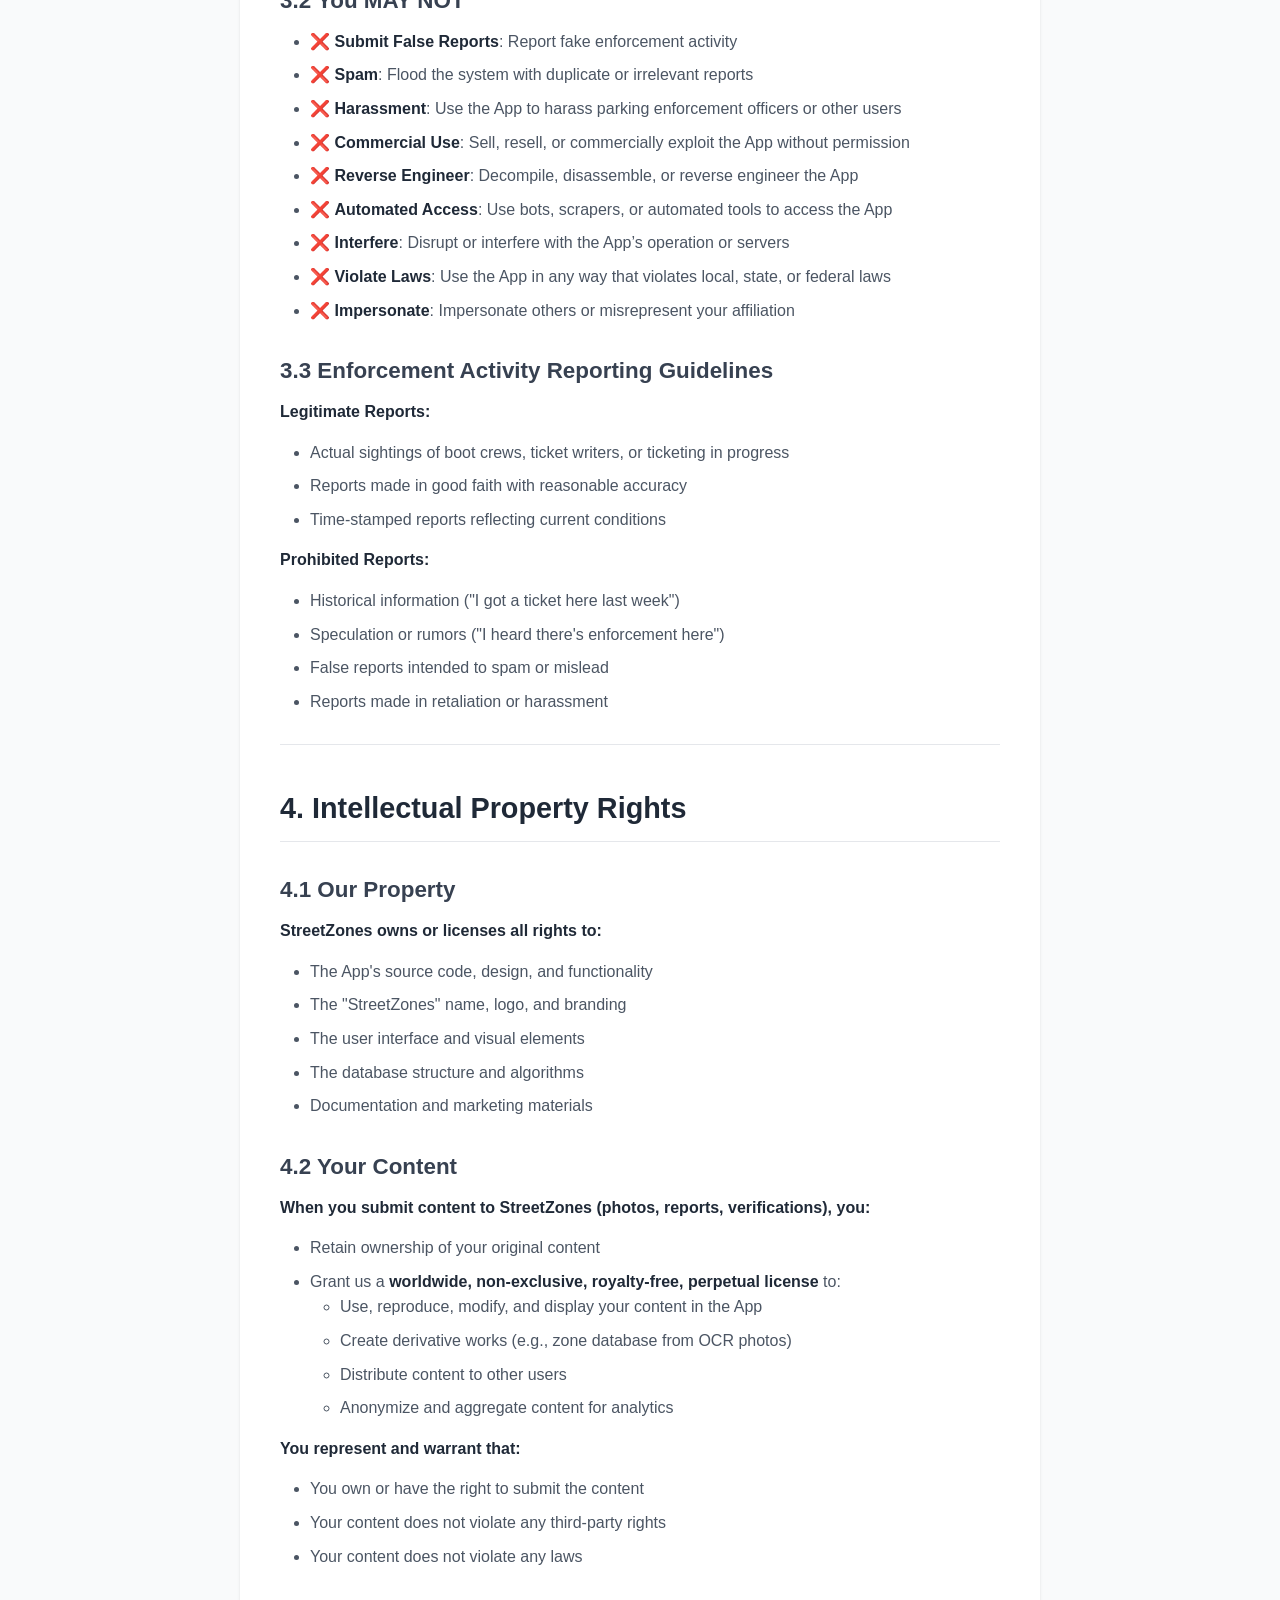
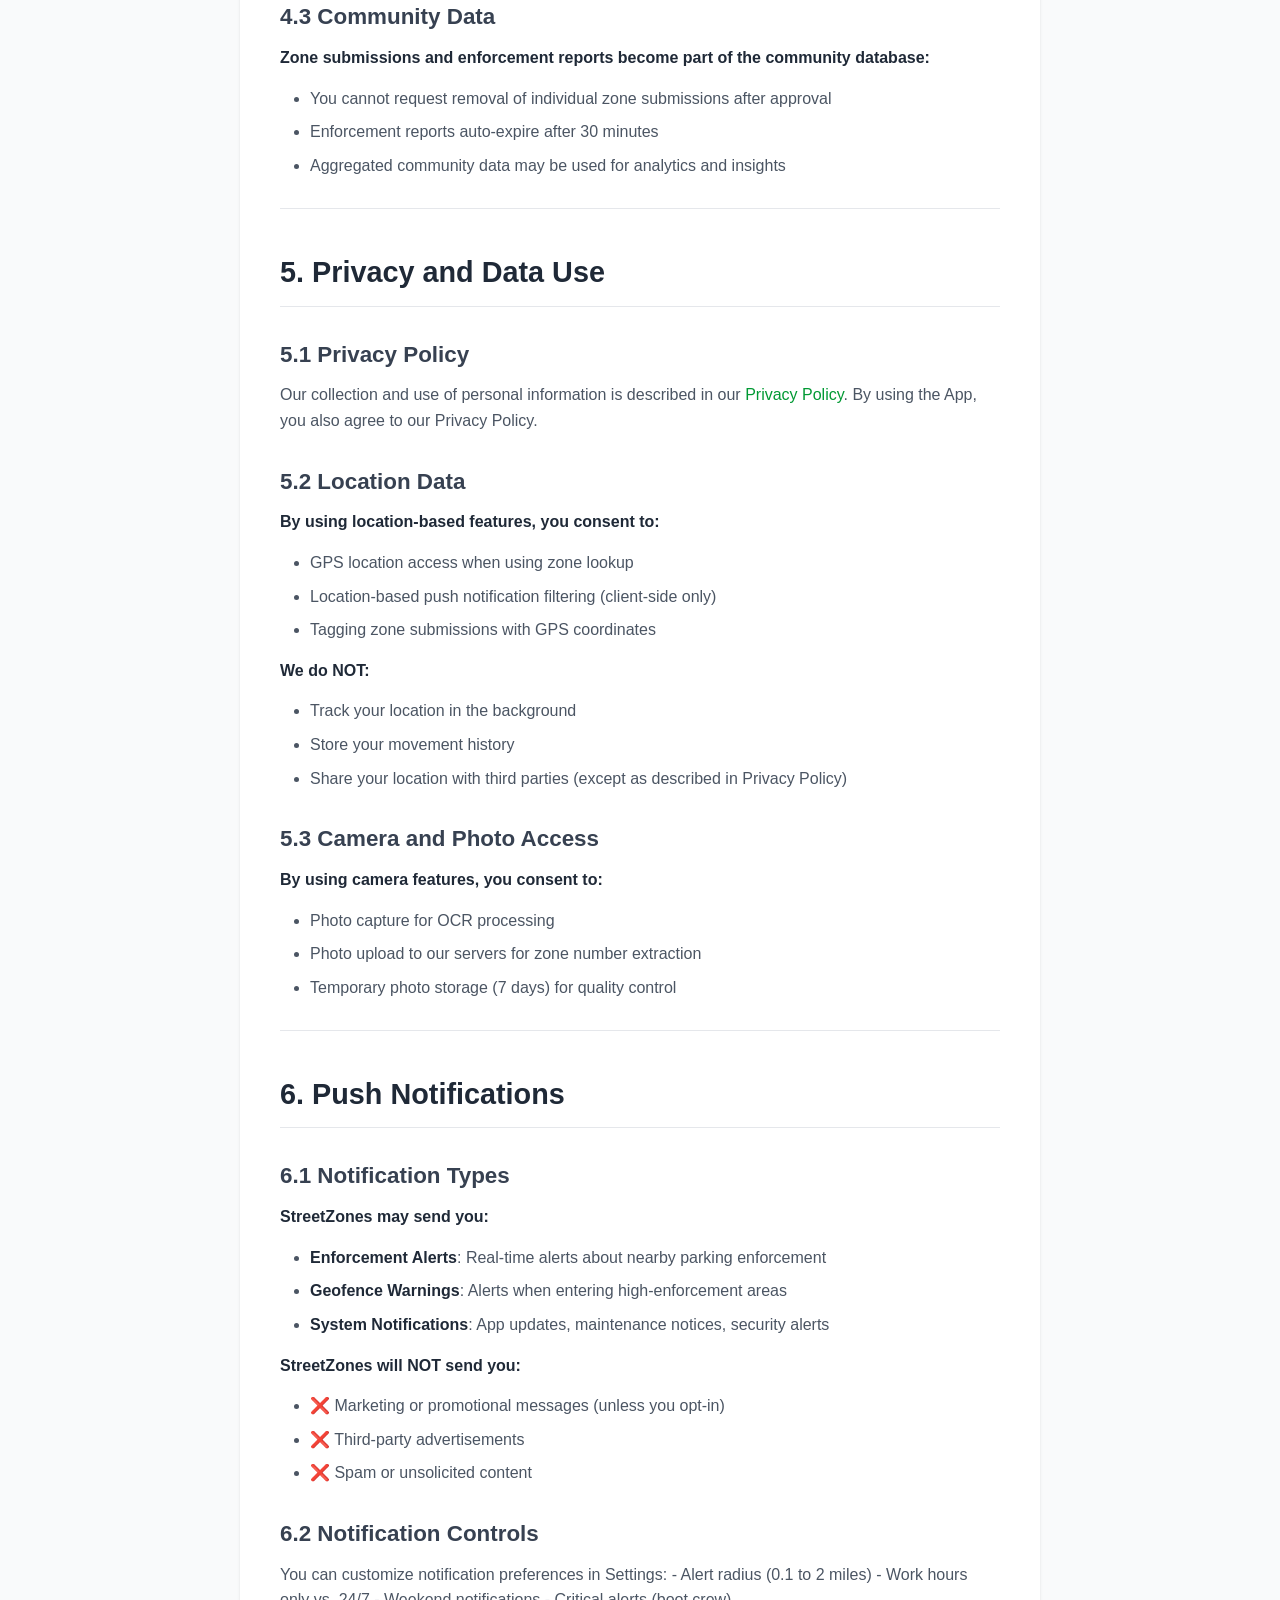
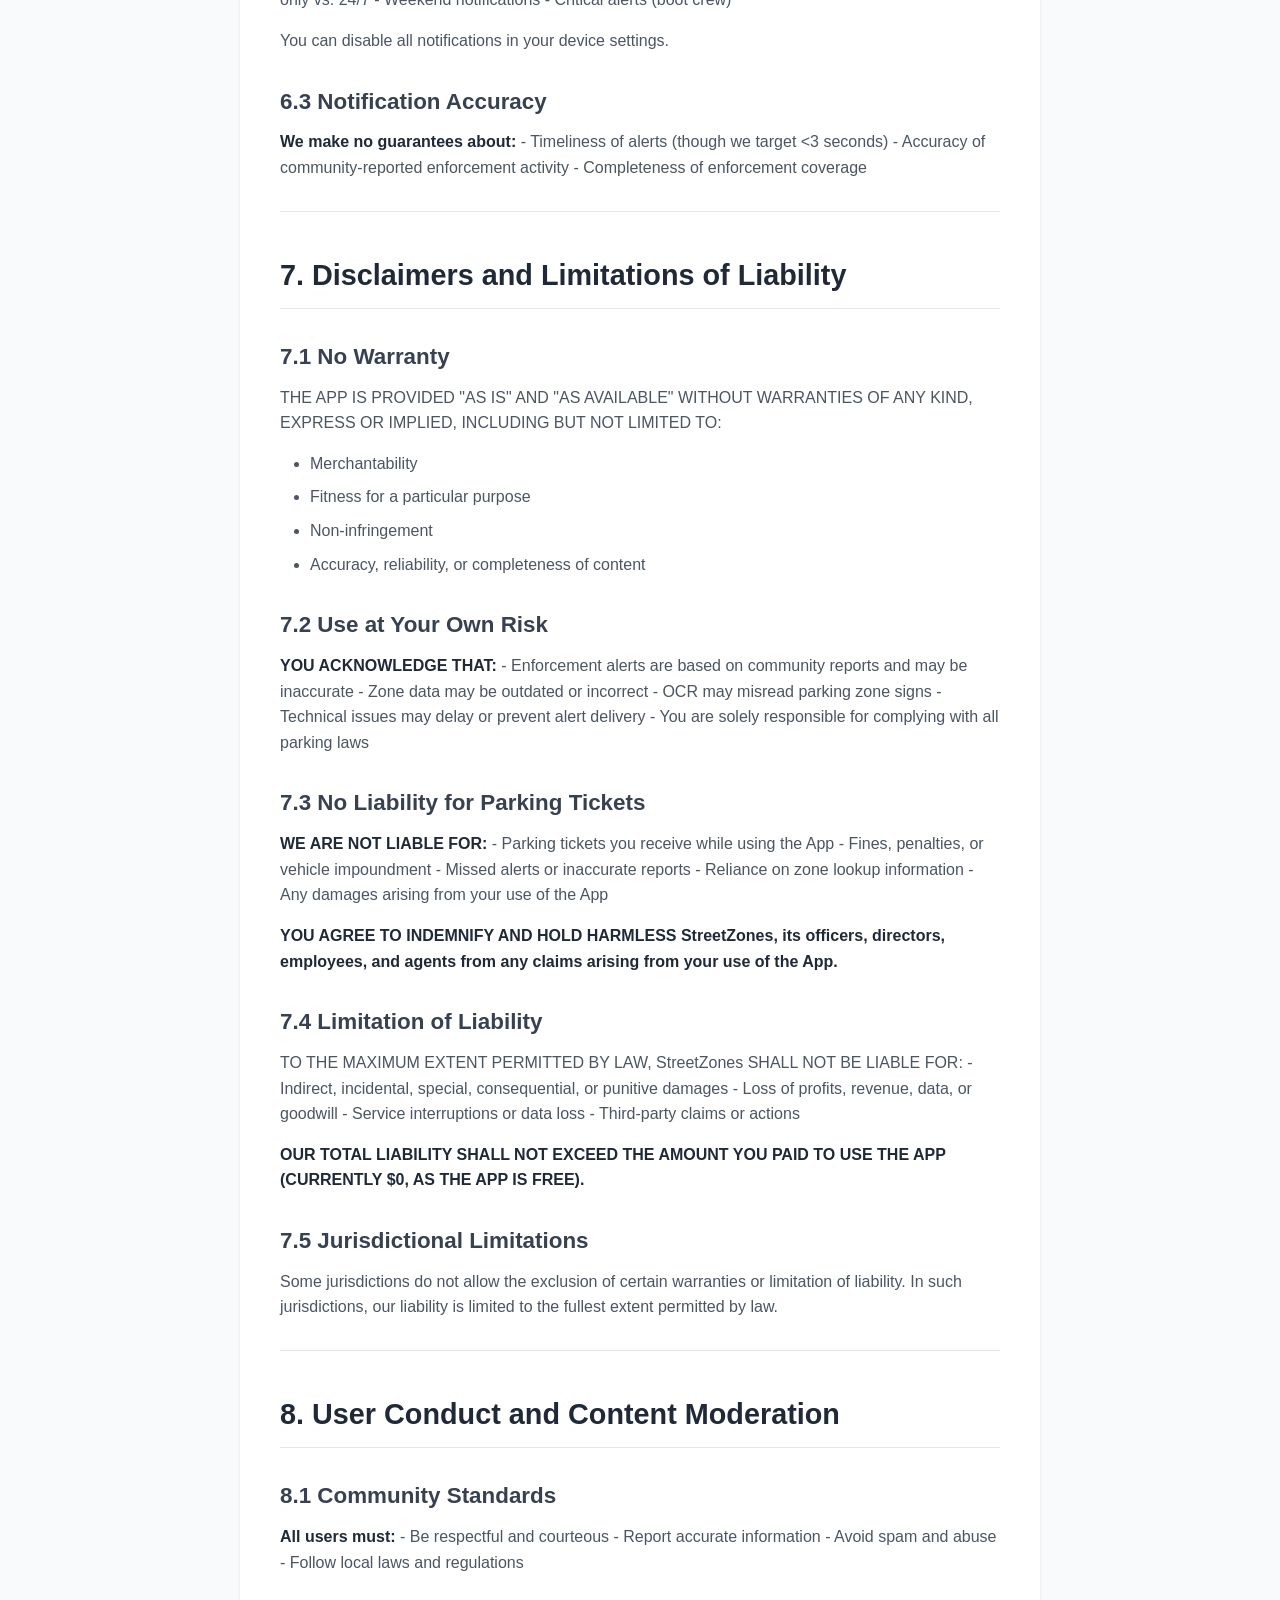
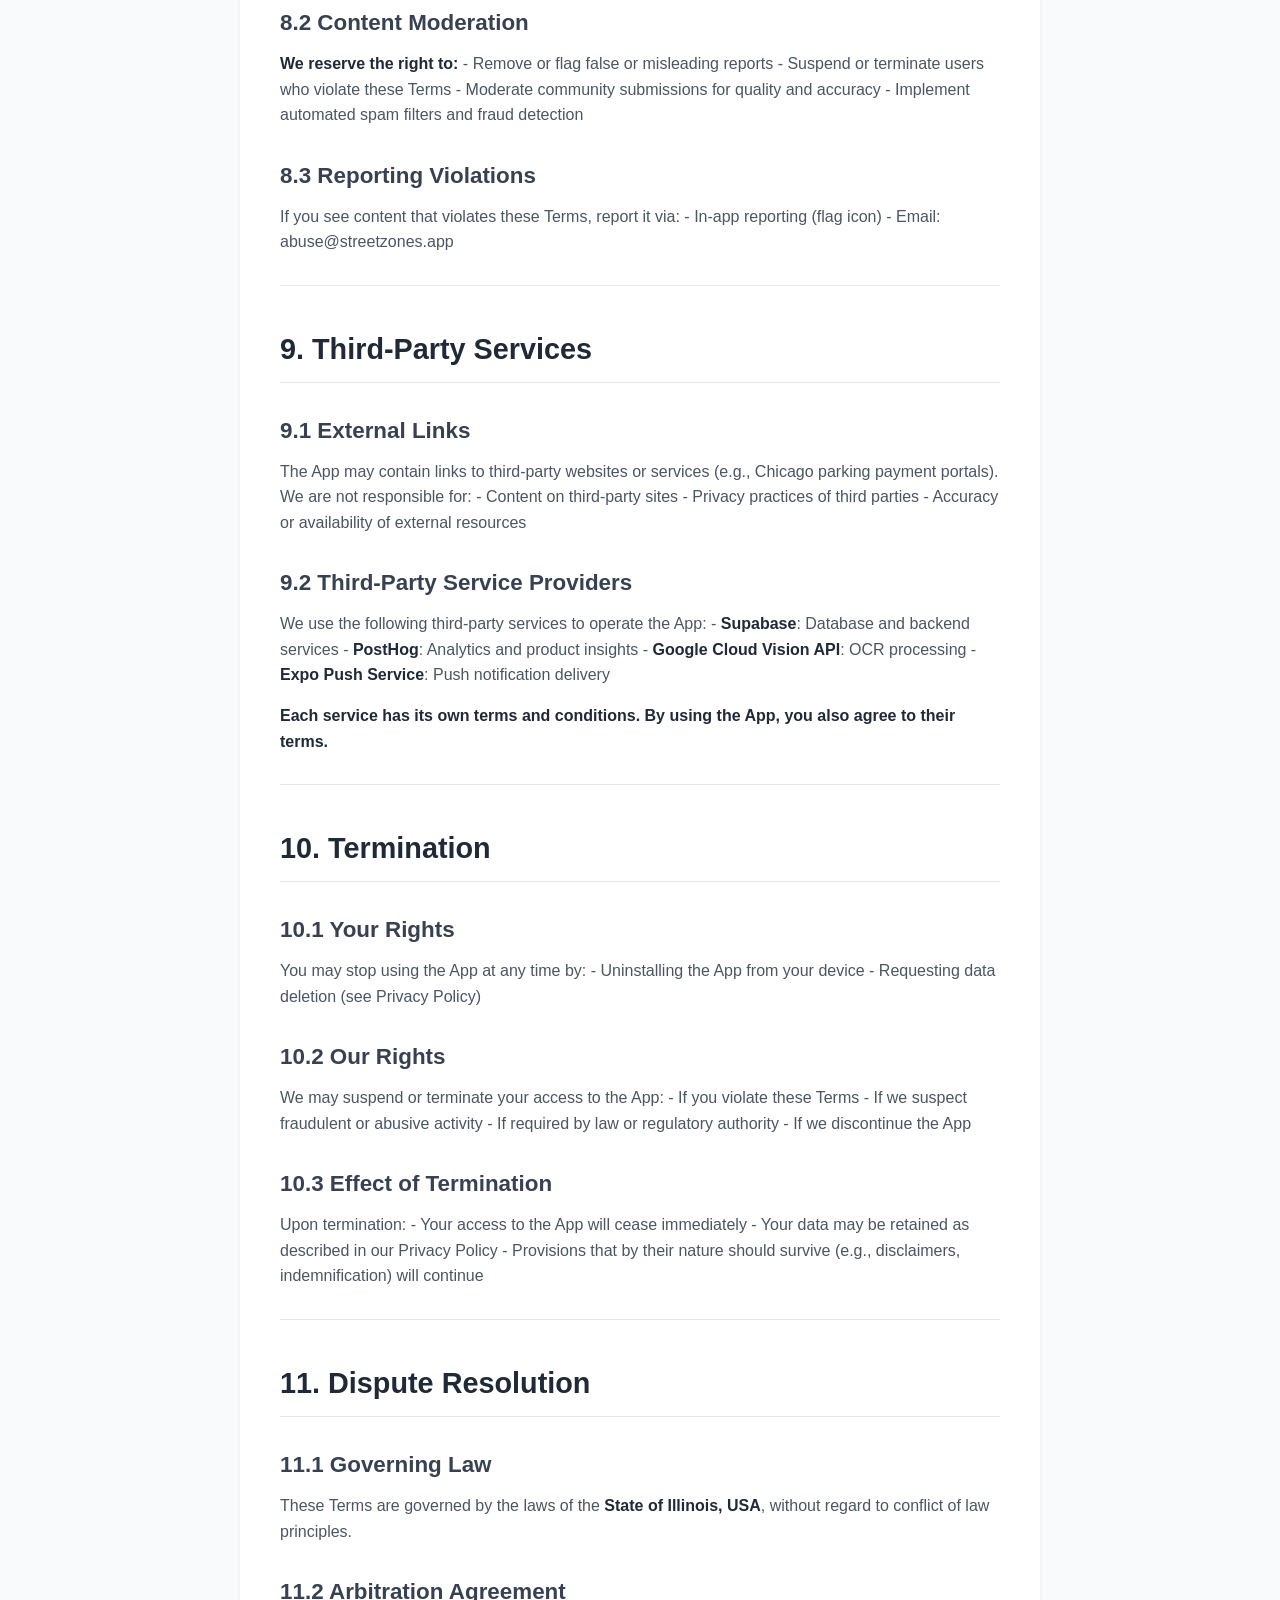
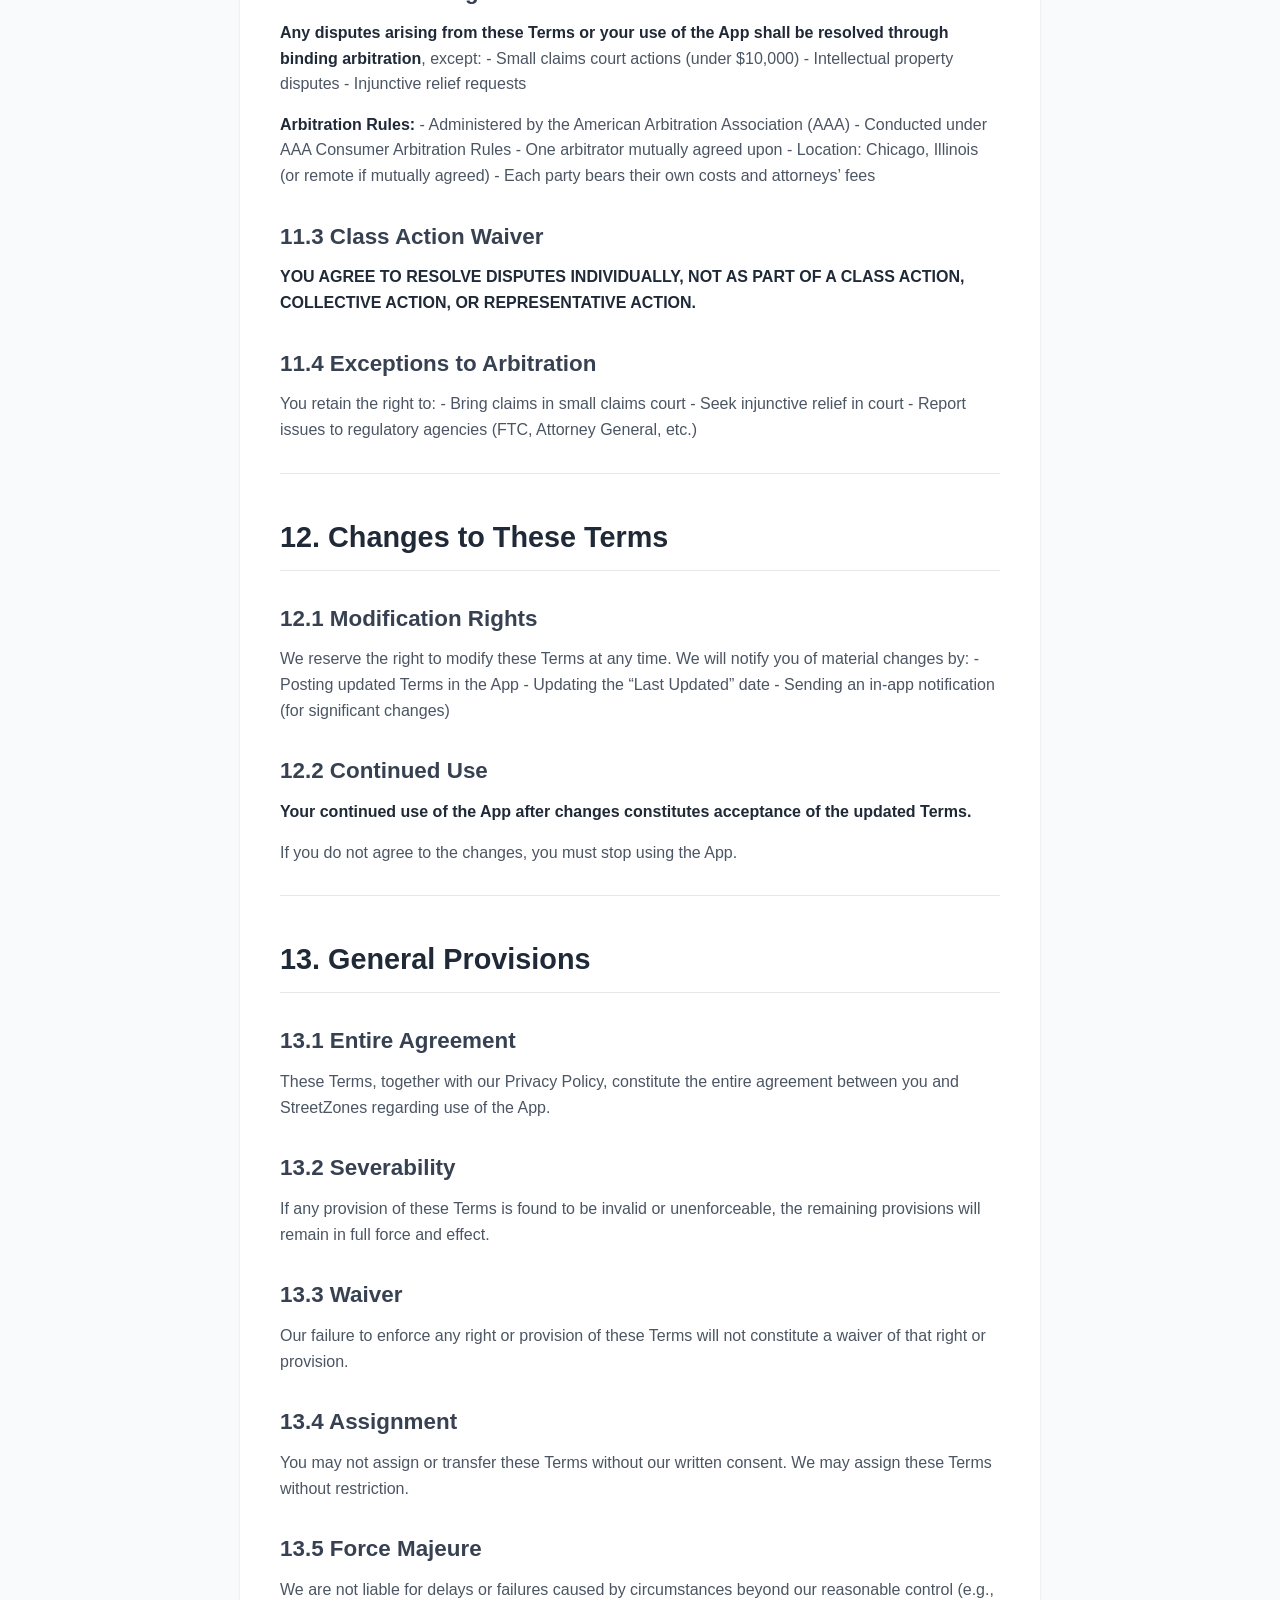
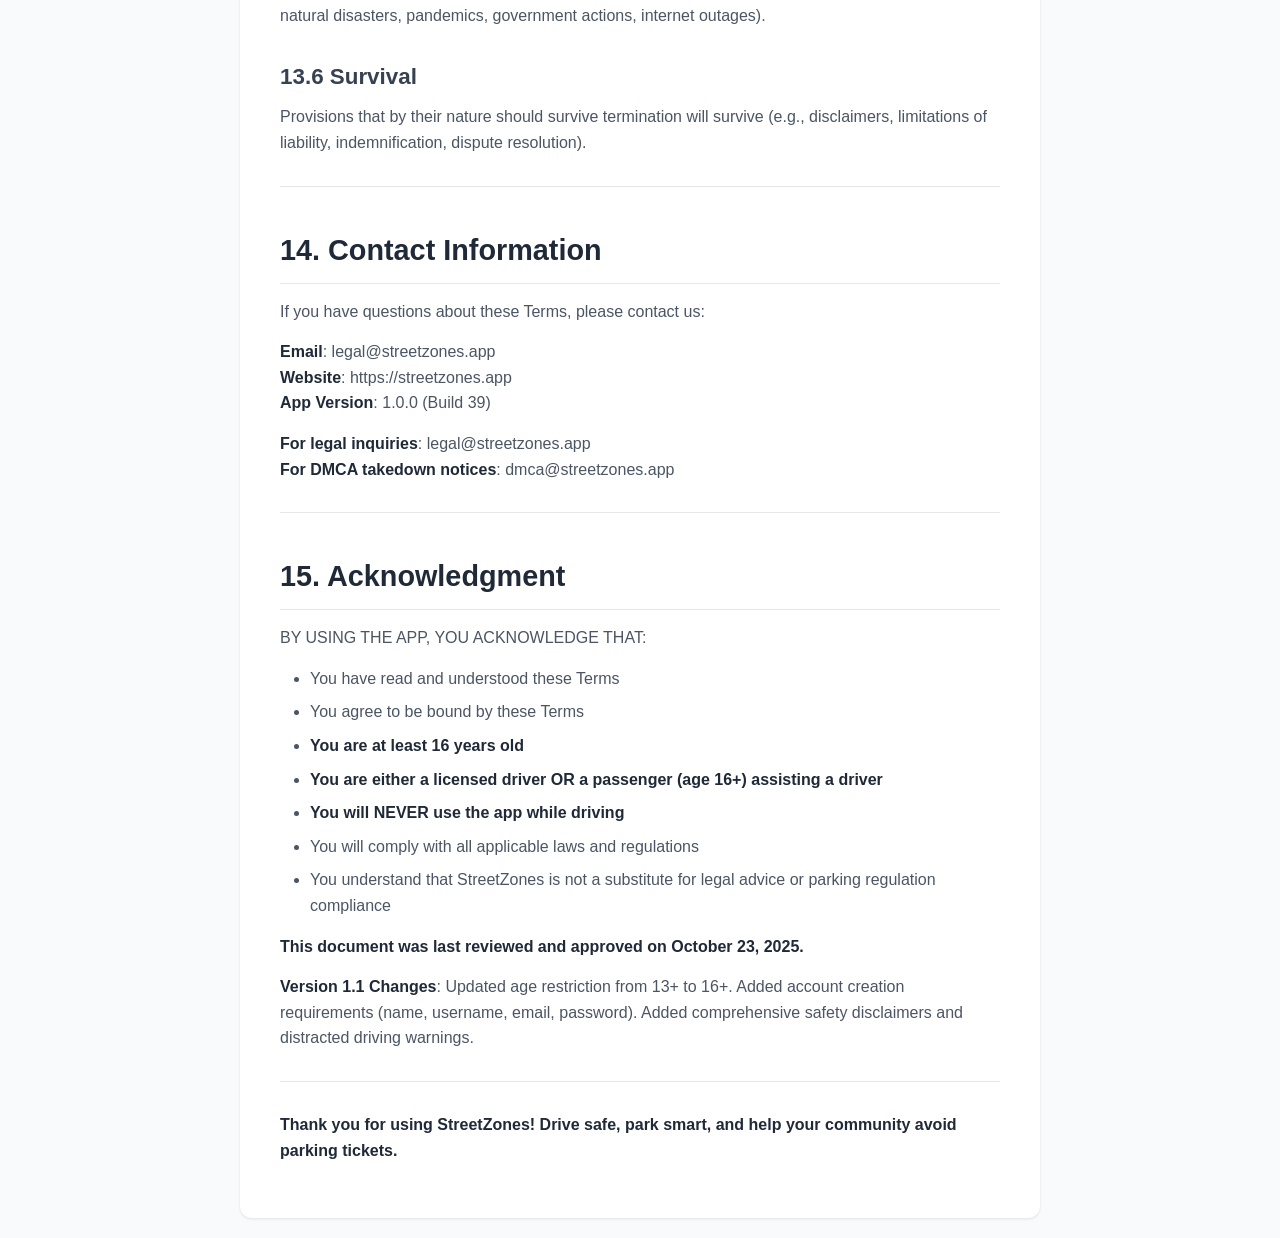
<file: terms-of-service.html>
<!DOCTYPE html>
<html xmlns="http://www.w3.org/1999/xhtml" lang="" xml:lang="">
<head>
  <meta charset="utf-8" />
  <meta name="generator" content="pandoc" />
  <meta name="viewport" content="width=device-width, initial-scale=1.0, user-scalable=yes" />
  <title>Terms of Service - StreetZones</title>
  <style>
    /* Default styles provided by pandoc.
    ** See https://pandoc.org/MANUAL.html#variables-for-html for config info.
    */
    code{white-space: pre-wrap;}
    span.smallcaps{font-variant: small-caps;}
    div.columns{display: flex; gap: min(4vw, 1.5em);}
    div.column{flex: auto; overflow-x: auto;}
    div.hanging-indent{margin-left: 1.5em; text-indent: -1.5em;}
    /* The extra [class] is a hack that increases specificity enough to
       override a similar rule in reveal.js */
    ul.task-list[class]{list-style: none;}
    ul.task-list li input[type="checkbox"] {
      font-size: inherit;
      width: 0.8em;
      margin: 0 0.8em 0.2em -1.6em;
      vertical-align: middle;
    }
    .display.math{display: block; text-align: center; margin: 0.5rem auto;}
  </style>
  <link rel="stylesheet" href="styles.css" />
</head>
<body>
<div class="container">
<a href="index.html" class="back-link">← Back to Legal Documentation</a>
<header id="title-block-header">
<h1 class="title">Terms of Service</h1>
</header>
<p><strong>Effective Date</strong>: October 15, 2025 <strong>Last
Updated</strong>: October 23, 2025 <strong>Version</strong>: 1.1</p>
<hr />
<h2 id="agreement-to-terms">Agreement to Terms</h2>
<p>By accessing or using the <strong>StreetZones</strong> mobile
application (“App”), you agree to be bound by these Terms of Service
(“Terms”). If you do not agree to these Terms, you may not use the
App.</p>
<p><strong>These Terms constitute a legally binding agreement between
you and StreetZones (“we,” “our,” or “us”).</strong></p>
<hr />
<h2 id="description-of-service">1. Description of Service</h2>
<h3 id="what-streetzone-does">1.1 What StreetZones Does</h3>
<p>StreetZones is a <strong>community-powered parking enforcement alert system</strong> that helps drivers:</p>
<ul>
<li>Look up parking zone numbers by address or GPS location</li>
<li>Receive real-time alerts about nearby parking enforcement activity</li>
<li>Report and verify enforcement sightings (boot crews, ticket writers, etc.)</li>
<li>Photograph parking zone signs for OCR processing and community database building</li>
</ul>
<h3 id="what-streetzone-is-not">1.2 What StreetZones is NOT</h3>
<p>StreetZones is NOT:</p>
<ul>
<li>❌ A guarantee that you will avoid parking tickets</li>
<li>❌ Legal advice or parking regulation guidance</li>
<li>❌ A replacement for understanding local parking laws</li>
<li>❌ A way to evade legitimate parking enforcement</li>
<li>❌ Affiliated with any government or law enforcement agency</li>
</ul>
<hr />
<h2 id="user-eligibility">2. User Eligibility</h2>
<h3 id="age-requirement">2.1 Age Requirement</h3>
<p>You must be at least <strong>16 years of age</strong> to use the App.</p>
<p><strong>By creating an account, you represent and warrant that you are either:</strong></p>
<ol>
<li>A licensed driver in your jurisdiction, OR</li>
<li>A passenger (age 16 or older) assisting a licensed driver</li>
</ol>
<p>StreetZones assumes no liability for violations of minimum driving age laws in your jurisdiction.</p>
<h3 id="geographic-availability">2.2 Geographic Availability</h3>
<p>The App is initially available in <strong>Chicago, Illinois,
USA</strong> with plans for nationwide expansion. Features may vary by
location.</p>
<h3 id="account-creation">2.3 Account Creation</h3>
<p>StreetZones requires you to <strong>create an account</strong> to use the App. During registration, you must provide:</p>
<ul>
<li>Your full name</li>
<li>A unique username</li>
<li>A valid email address</li>
<li>A secure password</li>
</ul>
<p><strong>You agree to:</strong></p>
<ul>
<li>Provide accurate and complete information</li>
<li>Keep your account credentials secure</li>
<li>Notify us immediately of any unauthorized access</li>
<li>Not share your account with others</li>
</ul>
<h3 id="safety-requirements">2.4 Safety Requirements and Driving Disclaimers</h3>
<p><strong>CRITICAL SAFETY NOTICE: Never use this app while operating a vehicle.</strong></p>
<p><strong>You MUST:</strong></p>
<ul>
<li>✅ Pull over safely before interacting with the app</li>
<li>✅ Be parked or stationary when viewing, reporting, or verifying enforcement activity</li>
<li>✅ Comply with all traffic laws and regulations</li>
<li>✅ Focus on safe driving as your primary responsibility</li>
</ul>
<p><strong>You MUST NOT:</strong></p>
<ul>
<li>❌ Use the app while driving</li>
<li>❌ Look at your phone while operating a vehicle</li>
<li>❌ Report or verify enforcement activity while in motion</li>
<li>❌ Use the app in any way that distracts from safe driving</li>
</ul>
<p><strong>Passengers may use the app to assist drivers, but drivers must keep their eyes on the road and hands on the wheel at all times.</strong></p>
<p><strong>StreetZones is for parking enforcement awareness, not real-time navigation while driving.</strong></p>
<p><strong>BY USING THIS APP, YOU ACKNOWLEDGE THAT StreetZones IS NOT LIABLE FOR ANY ACCIDENTS, INJURIES, VIOLATIONS, OR DAMAGES RESULTING FROM DISTRACTED DRIVING.</strong></p>
<hr />
<h2 id="acceptable-use">3. Acceptable Use</h2>
<h3 id="you-may">3.1 You MAY</h3>
<ul>
<li>✅ Report legitimate enforcement activity you observe</li>
<li>✅ Verify enforcement reports from other users</li>
<li>✅ Photograph parking zone signs for OCR processing</li>
<li>✅ Receive push notifications about nearby enforcement activity</li>
<li>✅ Use the App to look up parking zone information</li>
<li>✅ Share information from the App with others (non-commercial
use)</li>
</ul>
<h3 id="you-may-not">3.2 You MAY NOT</h3>
<ul>
<li>❌ <strong>Submit False Reports</strong>: Report fake enforcement
activity</li>
<li>❌ <strong>Spam</strong>: Flood the system with duplicate or
irrelevant reports</li>
<li>❌ <strong>Harassment</strong>: Use the App to harass parking
enforcement officers or other users</li>
<li>❌ <strong>Commercial Use</strong>: Sell, resell, or commercially
exploit the App without permission</li>
<li>❌ <strong>Reverse Engineer</strong>: Decompile, disassemble, or
reverse engineer the App</li>
<li>❌ <strong>Automated Access</strong>: Use bots, scrapers, or
automated tools to access the App</li>
<li>❌ <strong>Interfere</strong>: Disrupt or interfere with the App’s
operation or servers</li>
<li>❌ <strong>Violate Laws</strong>: Use the App in any way that
violates local, state, or federal laws</li>
<li>❌ <strong>Impersonate</strong>: Impersonate others or misrepresent
your affiliation</li>
</ul>
<h3 id="enforcement-activity-reporting-guidelines">3.3 Enforcement Activity Reporting Guidelines</h3>
<p><strong>Legitimate Reports:</strong></p>
<ul>
<li>Actual sightings of boot crews, ticket writers, or ticketing in progress</li>
<li>Reports made in good faith with reasonable accuracy</li>
<li>Time-stamped reports reflecting current conditions</li>
</ul>
<p><strong>Prohibited Reports:</strong></p>
<ul>
<li>Historical information ("I got a ticket here last week")</li>
<li>Speculation or rumors ("I heard there's enforcement here")</li>
<li>False reports intended to spam or mislead</li>
<li>Reports made in retaliation or harassment</li>
</ul>
<hr />
<h2 id="intellectual-property-rights">4. Intellectual Property
Rights</h2>
<h3 id="our-property">4.1 Our Property</h3>
<p><strong>StreetZones owns or licenses all rights to:</strong></p>
<ul>
<li>The App's source code, design, and functionality</li>
<li>The "StreetZones" name, logo, and branding</li>
<li>The user interface and visual elements</li>
<li>The database structure and algorithms</li>
<li>Documentation and marketing materials</li>
</ul>
<h3 id="your-content">4.2 Your Content</h3>
<p><strong>When you submit content to StreetZones (photos, reports, verifications), you:</strong></p>
<ul>
<li>Retain ownership of your original content</li>
<li>Grant us a <strong>worldwide, non-exclusive, royalty-free, perpetual license</strong> to:
<ul>
<li>Use, reproduce, modify, and display your content in the App</li>
<li>Create derivative works (e.g., zone database from OCR photos)</li>
<li>Distribute content to other users</li>
<li>Anonymize and aggregate content for analytics</li>
</ul>
</li>
</ul>
<p><strong>You represent and warrant that:</strong></p>
<ul>
<li>You own or have the right to submit the content</li>
<li>Your content does not violate any third-party rights</li>
<li>Your content does not violate any laws</li>
</ul>
<h3 id="community-data">4.3 Community Data</h3>
<p><strong>Zone submissions and enforcement reports become part of the community database:</strong></p>
<ul>
<li>You cannot request removal of individual zone submissions after approval</li>
<li>Enforcement reports auto-expire after 30 minutes</li>
<li>Aggregated community data may be used for analytics and insights</li>
</ul>
<hr />
<h2 id="privacy-and-data-use">5. Privacy and Data Use</h2>
<h3 id="privacy-policy">5.1 Privacy Policy</h3>
<p>Our collection and use of personal information is described in our <a
href="./PRIVACY_POLICY.md">Privacy Policy</a>. By using the App, you
also agree to our Privacy Policy.</p>
<h3 id="location-data">5.2 Location Data</h3>
<p><strong>By using location-based features, you consent to:</strong></p>
<ul>
<li>GPS location access when using zone lookup</li>
<li>Location-based push notification filtering (client-side only)</li>
<li>Tagging zone submissions with GPS coordinates</li>
</ul>
<p><strong>We do NOT:</strong></p>
<ul>
<li>Track your location in the background</li>
<li>Store your movement history</li>
<li>Share your location with third parties (except as described in Privacy Policy)</li>
</ul>
<h3 id="camera-and-photo-access">5.3 Camera and Photo Access</h3>
<p><strong>By using camera features, you consent to:</strong></p>
<ul>
<li>Photo capture for OCR processing</li>
<li>Photo upload to our servers for zone number extraction</li>
<li>Temporary photo storage (7 days) for quality control</li>
</ul>
<hr />
<h2 id="push-notifications">6. Push Notifications</h2>
<h3 id="notification-types">6.1 Notification Types</h3>
<p><strong>StreetZones may send you:</strong></p>
<ul>
<li><strong>Enforcement Alerts</strong>: Real-time alerts about nearby parking enforcement</li>
<li><strong>Geofence Warnings</strong>: Alerts when entering high-enforcement areas</li>
<li><strong>System Notifications</strong>: App updates, maintenance notices, security alerts</li>
</ul>
<p><strong>StreetZones will NOT send you:</strong></p>
<ul>
<li>❌ Marketing or promotional messages (unless you opt-in)</li>
<li>❌ Third-party advertisements</li>
<li>❌ Spam or unsolicited content</li>
</ul>
<h3 id="notification-controls">6.2 Notification Controls</h3>
<p>You can customize notification preferences in Settings: - Alert
radius (0.1 to 2 miles) - Work hours only vs. 24/7 - Weekend
notifications - Critical alerts (boot crew)</p>
<p>You can disable all notifications in your device settings.</p>
<h3 id="notification-accuracy">6.3 Notification Accuracy</h3>
<p><strong>We make no guarantees about:</strong> - Timeliness of alerts
(though we target &lt;3 seconds) - Accuracy of community-reported
enforcement activity - Completeness of enforcement coverage</p>
<hr />
<h2 id="disclaimers-and-limitations-of-liability">7. Disclaimers and
Limitations of Liability</h2>
<h3 id="no-warranty">7.1 No Warranty</h3>
<p>THE APP IS PROVIDED "AS IS" AND "AS AVAILABLE" WITHOUT WARRANTIES OF ANY KIND, EXPRESS OR IMPLIED, INCLUDING BUT NOT LIMITED TO:</p>
<ul>
<li>Merchantability</li>
<li>Fitness for a particular purpose</li>
<li>Non-infringement</li>
<li>Accuracy, reliability, or completeness of content</li>
</ul>
<h3 id="use-at-your-own-risk">7.2 Use at Your Own Risk</h3>
<p><strong>YOU ACKNOWLEDGE THAT:</strong> - Enforcement alerts are based
on community reports and may be inaccurate - Zone data may be outdated
or incorrect - OCR may misread parking zone signs - Technical issues may
delay or prevent alert delivery - You are solely responsible for
complying with all parking laws</p>
<h3 id="no-liability-for-parking-tickets">7.3 No Liability for Parking
Tickets</h3>
<p><strong>WE ARE NOT LIABLE FOR:</strong> - Parking tickets you receive
while using the App - Fines, penalties, or vehicle impoundment - Missed
alerts or inaccurate reports - Reliance on zone lookup information - Any
damages arising from your use of the App</p>
<p><strong>YOU AGREE TO INDEMNIFY AND HOLD HARMLESS StreetZones, its
officers, directors, employees, and agents from any claims arising from
your use of the App.</strong></p>
<h3 id="limitation-of-liability">7.4 Limitation of Liability</h3>
<p>TO THE MAXIMUM EXTENT PERMITTED BY LAW, StreetZones SHALL NOT BE
LIABLE FOR: - Indirect, incidental, special, consequential, or punitive
damages - Loss of profits, revenue, data, or goodwill - Service
interruptions or data loss - Third-party claims or actions</p>
<p><strong>OUR TOTAL LIABILITY SHALL NOT EXCEED THE AMOUNT YOU PAID TO
USE THE APP (CURRENTLY $0, AS THE APP IS FREE).</strong></p>
<h3 id="jurisdictional-limitations">7.5 Jurisdictional Limitations</h3>
<p>Some jurisdictions do not allow the exclusion of certain warranties
or limitation of liability. In such jurisdictions, our liability is
limited to the fullest extent permitted by law.</p>
<hr />
<h2 id="user-conduct-and-content-moderation">8. User Conduct and Content
Moderation</h2>
<h3 id="community-standards">8.1 Community Standards</h3>
<p><strong>All users must:</strong> - Be respectful and courteous -
Report accurate information - Avoid spam and abuse - Follow local laws
and regulations</p>
<h3 id="content-moderation">8.2 Content Moderation</h3>
<p><strong>We reserve the right to:</strong> - Remove or flag false or
misleading reports - Suspend or terminate users who violate these Terms
- Moderate community submissions for quality and accuracy - Implement
automated spam filters and fraud detection</p>
<h3 id="reporting-violations">8.3 Reporting Violations</h3>
<p>If you see content that violates these Terms, report it via: - In-app
reporting (flag icon) - Email: abuse@streetzones.app</p>
<hr />
<h2 id="third-party-services">9. Third-Party Services</h2>
<h3 id="external-links">9.1 External Links</h3>
<p>The App may contain links to third-party websites or services (e.g.,
Chicago parking payment portals). We are not responsible for: - Content
on third-party sites - Privacy practices of third parties - Accuracy or
availability of external resources</p>
<h3 id="third-party-service-providers">9.2 Third-Party Service
Providers</h3>
<p>We use the following third-party services to operate the App: -
<strong>Supabase</strong>: Database and backend services -
<strong>PostHog</strong>: Analytics and product insights -
<strong>Google Cloud Vision API</strong>: OCR processing - <strong>Expo
Push Service</strong>: Push notification delivery</p>
<p><strong>Each service has its own terms and conditions. By using the
App, you also agree to their terms.</strong></p>
<hr />
<h2 id="termination">10. Termination</h2>
<h3 id="your-rights">10.1 Your Rights</h3>
<p>You may stop using the App at any time by: - Uninstalling the App
from your device - Requesting data deletion (see Privacy Policy)</p>
<h3 id="our-rights">10.2 Our Rights</h3>
<p>We may suspend or terminate your access to the App: - If you violate
these Terms - If we suspect fraudulent or abusive activity - If required
by law or regulatory authority - If we discontinue the App</p>
<h3 id="effect-of-termination">10.3 Effect of Termination</h3>
<p>Upon termination: - Your access to the App will cease immediately -
Your data may be retained as described in our Privacy Policy -
Provisions that by their nature should survive (e.g., disclaimers,
indemnification) will continue</p>
<hr />
<h2 id="dispute-resolution">11. Dispute Resolution</h2>
<h3 id="governing-law">11.1 Governing Law</h3>
<p>These Terms are governed by the laws of the <strong>State of
Illinois, USA</strong>, without regard to conflict of law
principles.</p>
<h3 id="arbitration-agreement">11.2 Arbitration Agreement</h3>
<p><strong>Any disputes arising from these Terms or your use of the App
shall be resolved through binding arbitration</strong>, except: - Small
claims court actions (under $10,000) - Intellectual property disputes -
Injunctive relief requests</p>
<p><strong>Arbitration Rules:</strong> - Administered by the American
Arbitration Association (AAA) - Conducted under AAA Consumer Arbitration
Rules - One arbitrator mutually agreed upon - Location: Chicago,
Illinois (or remote if mutually agreed) - Each party bears their own
costs and attorneys’ fees</p>
<h3 id="class-action-waiver">11.3 Class Action Waiver</h3>
<p><strong>YOU AGREE TO RESOLVE DISPUTES INDIVIDUALLY, NOT AS PART OF A
CLASS ACTION, COLLECTIVE ACTION, OR REPRESENTATIVE ACTION.</strong></p>
<h3 id="exceptions-to-arbitration">11.4 Exceptions to Arbitration</h3>
<p>You retain the right to: - Bring claims in small claims court - Seek
injunctive relief in court - Report issues to regulatory agencies (FTC,
Attorney General, etc.)</p>
<hr />
<h2 id="changes-to-these-terms">12. Changes to These Terms</h2>
<h3 id="modification-rights">12.1 Modification Rights</h3>
<p>We reserve the right to modify these Terms at any time. We will
notify you of material changes by: - Posting updated Terms in the App -
Updating the “Last Updated” date - Sending an in-app notification (for
significant changes)</p>
<h3 id="continued-use">12.2 Continued Use</h3>
<p><strong>Your continued use of the App after changes constitutes
acceptance of the updated Terms.</strong></p>
<p>If you do not agree to the changes, you must stop using the App.</p>
<hr />
<h2 id="general-provisions">13. General Provisions</h2>
<h3 id="entire-agreement">13.1 Entire Agreement</h3>
<p>These Terms, together with our Privacy Policy, constitute the entire
agreement between you and StreetZones regarding use of the App.</p>
<h3 id="severability">13.2 Severability</h3>
<p>If any provision of these Terms is found to be invalid or
unenforceable, the remaining provisions will remain in full force and
effect.</p>
<h3 id="waiver">13.3 Waiver</h3>
<p>Our failure to enforce any right or provision of these Terms will not
constitute a waiver of that right or provision.</p>
<h3 id="assignment">13.4 Assignment</h3>
<p>You may not assign or transfer these Terms without our written
consent. We may assign these Terms without restriction.</p>
<h3 id="force-majeure">13.5 Force Majeure</h3>
<p>We are not liable for delays or failures caused by circumstances
beyond our reasonable control (e.g., natural disasters, pandemics,
government actions, internet outages).</p>
<h3 id="survival">13.6 Survival</h3>
<p>Provisions that by their nature should survive termination will
survive (e.g., disclaimers, limitations of liability, indemnification,
dispute resolution).</p>
<hr />
<h2 id="contact-information">14. Contact Information</h2>
<p>If you have questions about these Terms, please contact us:</p>
<p><strong>Email</strong>: legal@streetzones.app<br />
<strong>Website</strong>: https://streetzones.app<br />
<strong>App Version</strong>: 1.0.0 (Build 39)</p>
<p><strong>For legal inquiries</strong>: legal@streetzones.app<br />
<strong>For DMCA takedown notices</strong>: dmca@streetzones.app</p>
<hr />
<h2 id="acknowledgment">15. Acknowledgment</h2>
<p>BY USING THE APP, YOU ACKNOWLEDGE THAT:</p>
<ul>
<li>You have read and understood these Terms</li>
<li>You agree to be bound by these Terms</li>
<li><strong>You are at least 16 years old</strong></li>
<li><strong>You are either a licensed driver OR a passenger (age 16+) assisting a driver</strong></li>
<li><strong>You will NEVER use the app while driving</strong></li>
<li>You will comply with all applicable laws and regulations</li>
<li>You understand that StreetZones is not a substitute for legal advice or parking regulation compliance</li>
</ul>
<p><strong>This document was last reviewed and approved on October 23, 2025.</strong></p>
<p><strong>Version 1.1 Changes</strong>: Updated age restriction from 13+ to 16+. Added account creation requirements (name, username, email, password). Added comprehensive safety disclaimers and distracted driving warnings.</p>
<hr />
<p><strong>Thank you for using StreetZones! Drive safe, park smart, and
help your community avoid parking tickets.</strong></p>
</div>
</body>
</html>
</file>
<file: styles.css>
/* Street•Zone Legal Documentation Styles */

* {
    margin: 0;
    padding: 0;
    box-sizing: border-box;
}

body {
    font-family: -apple-system, BlinkMacSystemFont, 'Segoe UI', Roboto, Oxygen, Ubuntu, Cantarell, sans-serif;
    line-height: 1.6;
    color: #1f2937;
    background-color: #f9fafb;
    padding: 20px;
}

.container {
    max-width: 800px;
    margin: 0 auto;
    background: white;
    padding: 40px;
    border-radius: 12px;
    box-shadow: 0 1px 3px rgba(0,0,0,0.1);
}

/* Back Link */
.back-link {
    display: inline-block;
    margin-bottom: 30px;
    color: #009933;
    text-decoration: none;
    font-weight: 500;
    transition: all 0.2s ease;
}

.back-link:hover {
    color: #007a29;
    text-decoration: underline;
}

/* Headers */
h1 {
    color: #009933;
    font-size: 2.5rem;
    margin-bottom: 20px;
    padding-bottom: 20px;
    border-bottom: 2px solid #009933;
}

h2 {
    color: #1f2937;
    font-size: 1.8rem;
    margin-top: 40px;
    margin-bottom: 15px;
    padding-bottom: 10px;
    border-bottom: 1px solid #e5e7eb;
}

h3 {
    color: #374151;
    font-size: 1.4rem;
    margin-top: 30px;
    margin-bottom: 10px;
}

h4 {
    color: #4b5563;
    font-size: 1.1rem;
    margin-top: 20px;
    margin-bottom: 8px;
}

/* Paragraphs and Lists */
p {
    margin-bottom: 15px;
    color: #4b5563;
}

ul, ol {
    margin-left: 30px;
    margin-bottom: 15px;
}

li {
    margin-bottom: 8px;
    color: #4b5563;
}

/* Links */
a {
    color: #009933;
    text-decoration: none;
}

a:hover {
    text-decoration: underline;
}

/* Tables */
table {
    width: 100%;
    border-collapse: collapse;
    margin: 20px 0;
    font-size: 0.95rem;
}

th {
    background-color: #f3f4f6;
    color: #1f2937;
    font-weight: 600;
    padding: 12px;
    text-align: left;
    border-bottom: 2px solid #d1d5db;
}

td {
    padding: 12px;
    border-bottom: 1px solid #e5e7eb;
    color: #4b5563;
}

tr:hover {
    background-color: #f9fafb;
}

/* Code Blocks */
code {
    background-color: #f3f4f6;
    padding: 2px 6px;
    border-radius: 4px;
    font-family: 'Courier New', monospace;
    font-size: 0.9em;
    color: #dc2626;
}

pre {
    background-color: #1f2937;
    color: #f9fafb;
    padding: 15px;
    border-radius: 8px;
    overflow-x: auto;
    margin: 20px 0;
}

pre code {
    background-color: transparent;
    padding: 0;
    color: #f9fafb;
}

/* Blockquotes */
blockquote {
    border-left: 4px solid #009933;
    padding-left: 20px;
    margin: 20px 0;
    color: #6b7280;
    font-style: italic;
}

/* HR */
hr {
    border: none;
    border-top: 1px solid #e5e7eb;
    margin: 30px 0;
}

/* Emphasis */
strong {
    color: #1f2937;
    font-weight: 600;
}

em {
    color: #4b5563;
}

/* Footer */
footer {
    margin-top: 60px;
    padding-top: 30px;
    border-top: 1px solid #e5e7eb;
    text-align: center;
    color: #6b7280;
    font-size: 0.9rem;
}

.update-date {
    margin-bottom: 10px;
    font-weight: 500;
}

/* Mobile Responsive */
@media (max-width: 768px) {
    body {
        padding: 10px;
    }

    .container {
        padding: 20px;
    }

    h1 {
        font-size: 2rem;
    }

    h2 {
        font-size: 1.5rem;
    }

    h3 {
        font-size: 1.2rem;
    }

    table {
        font-size: 0.85rem;
    }

    th, td {
        padding: 8px;
    }
}
</file>
